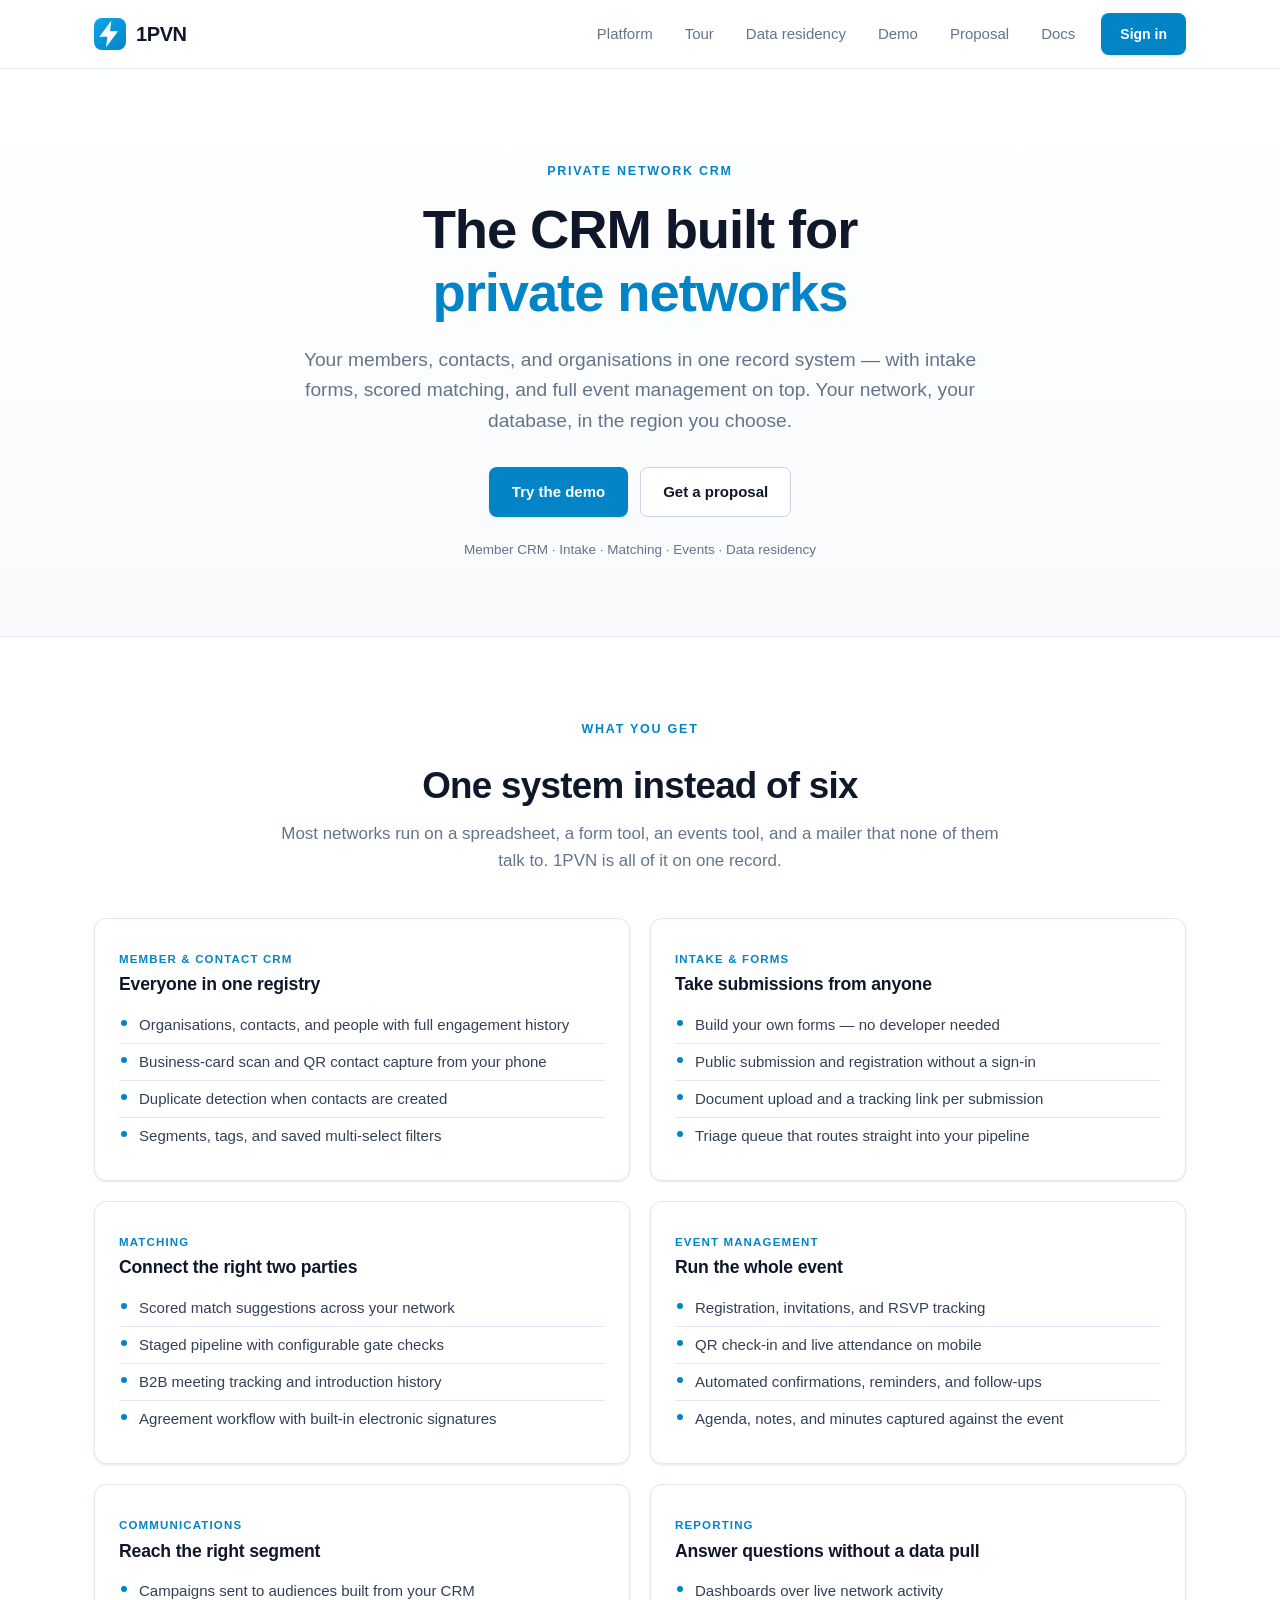
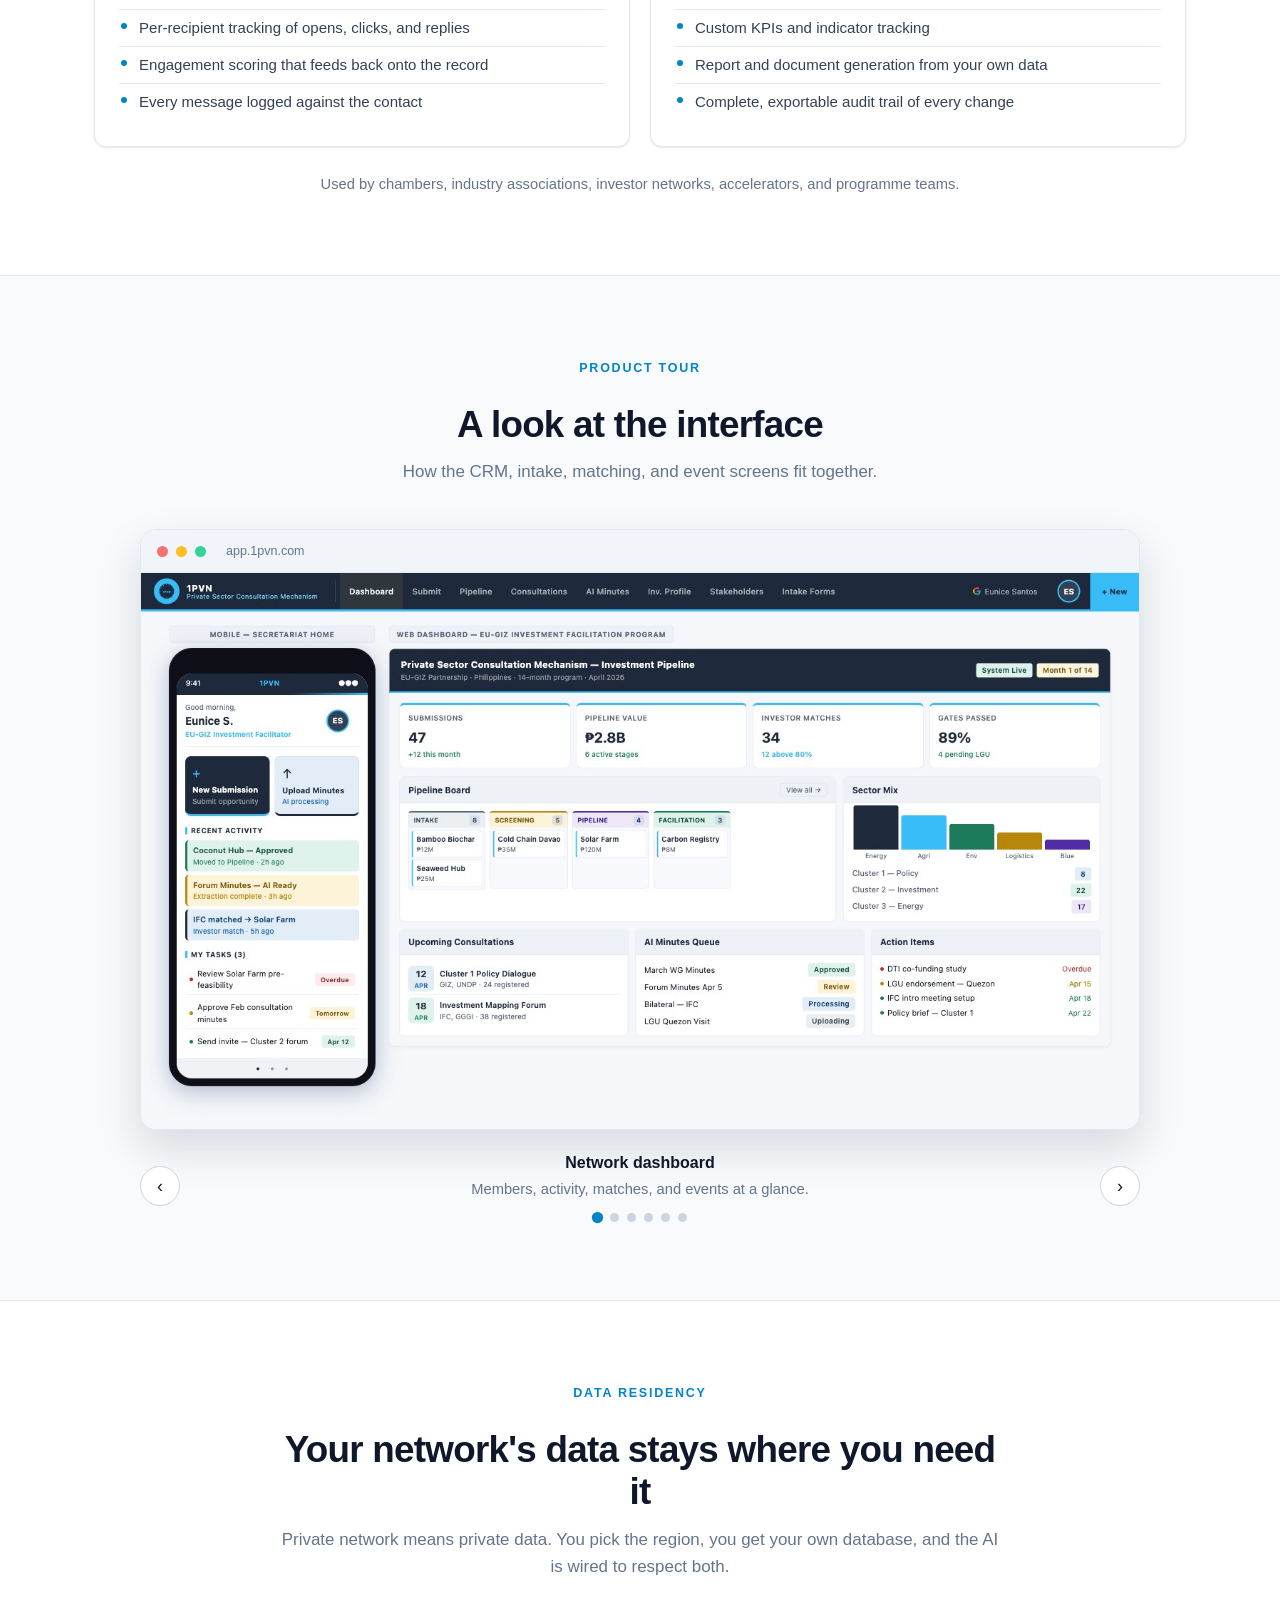
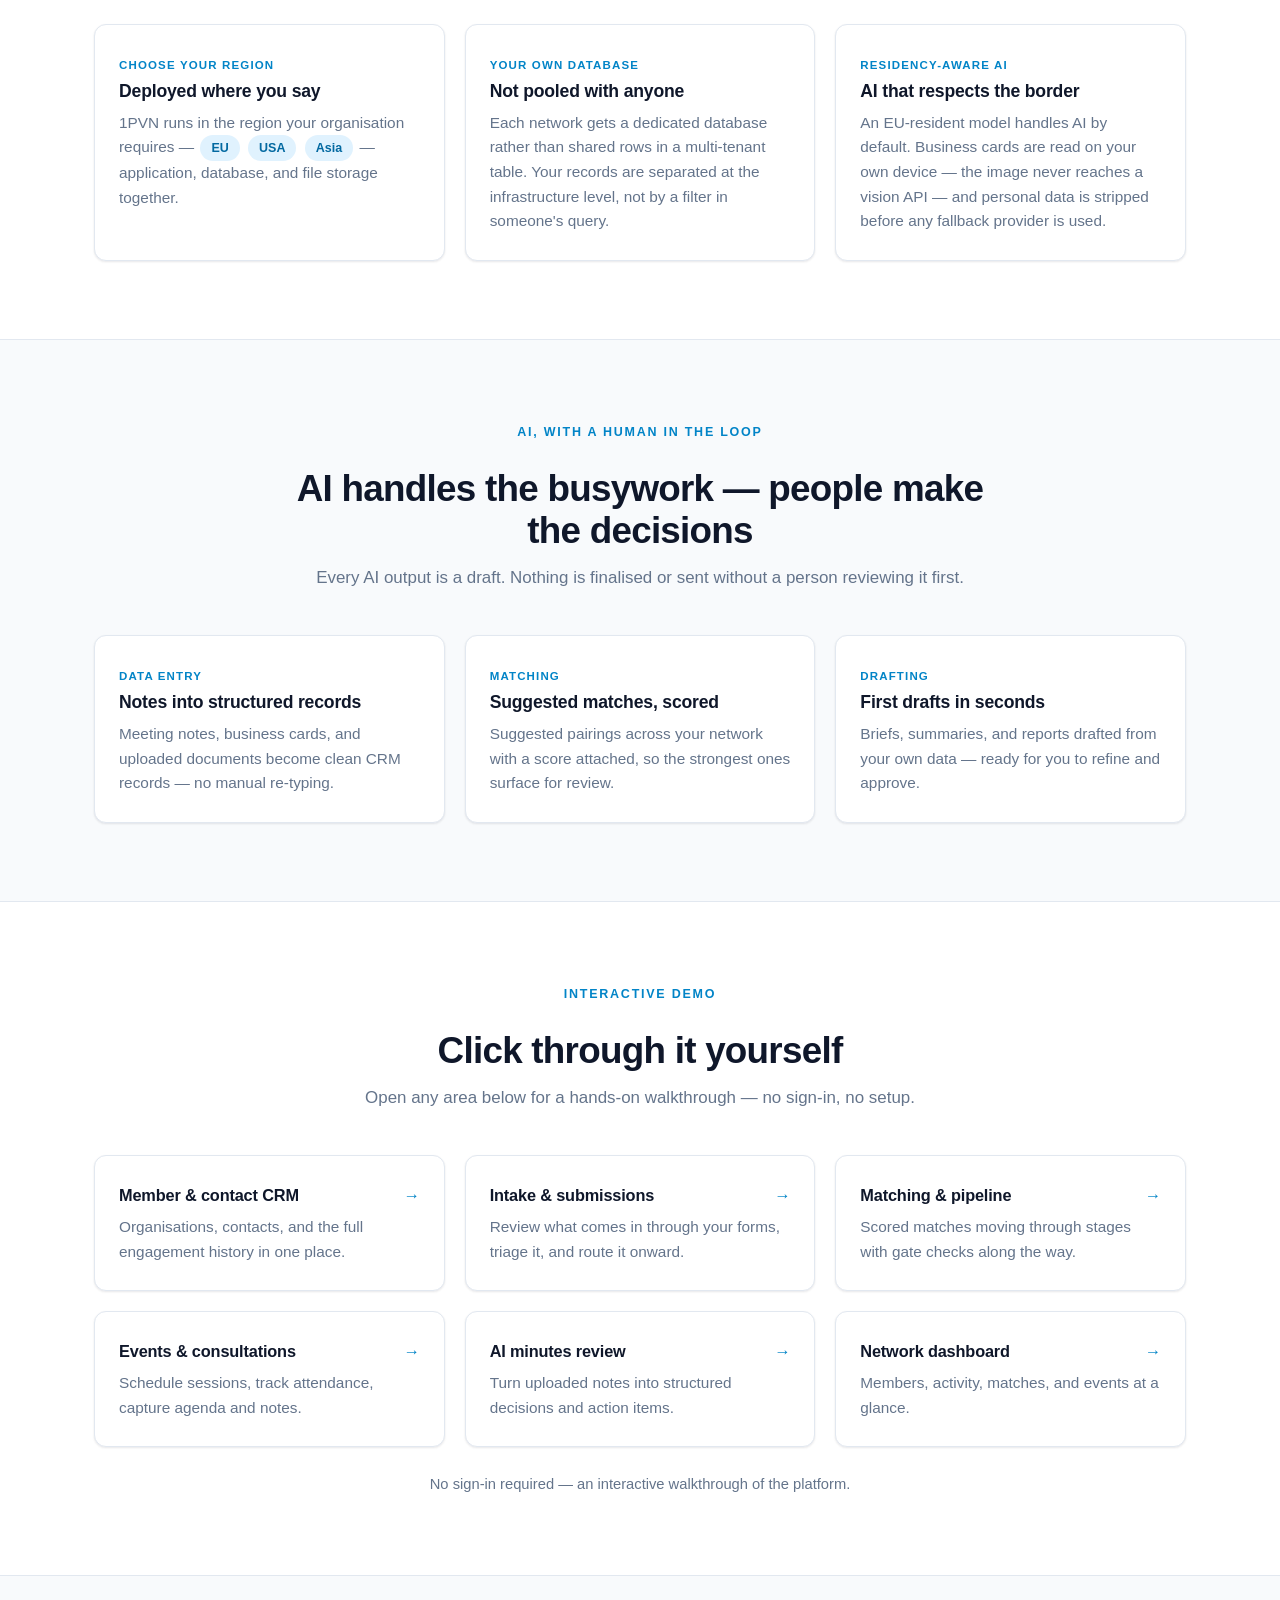
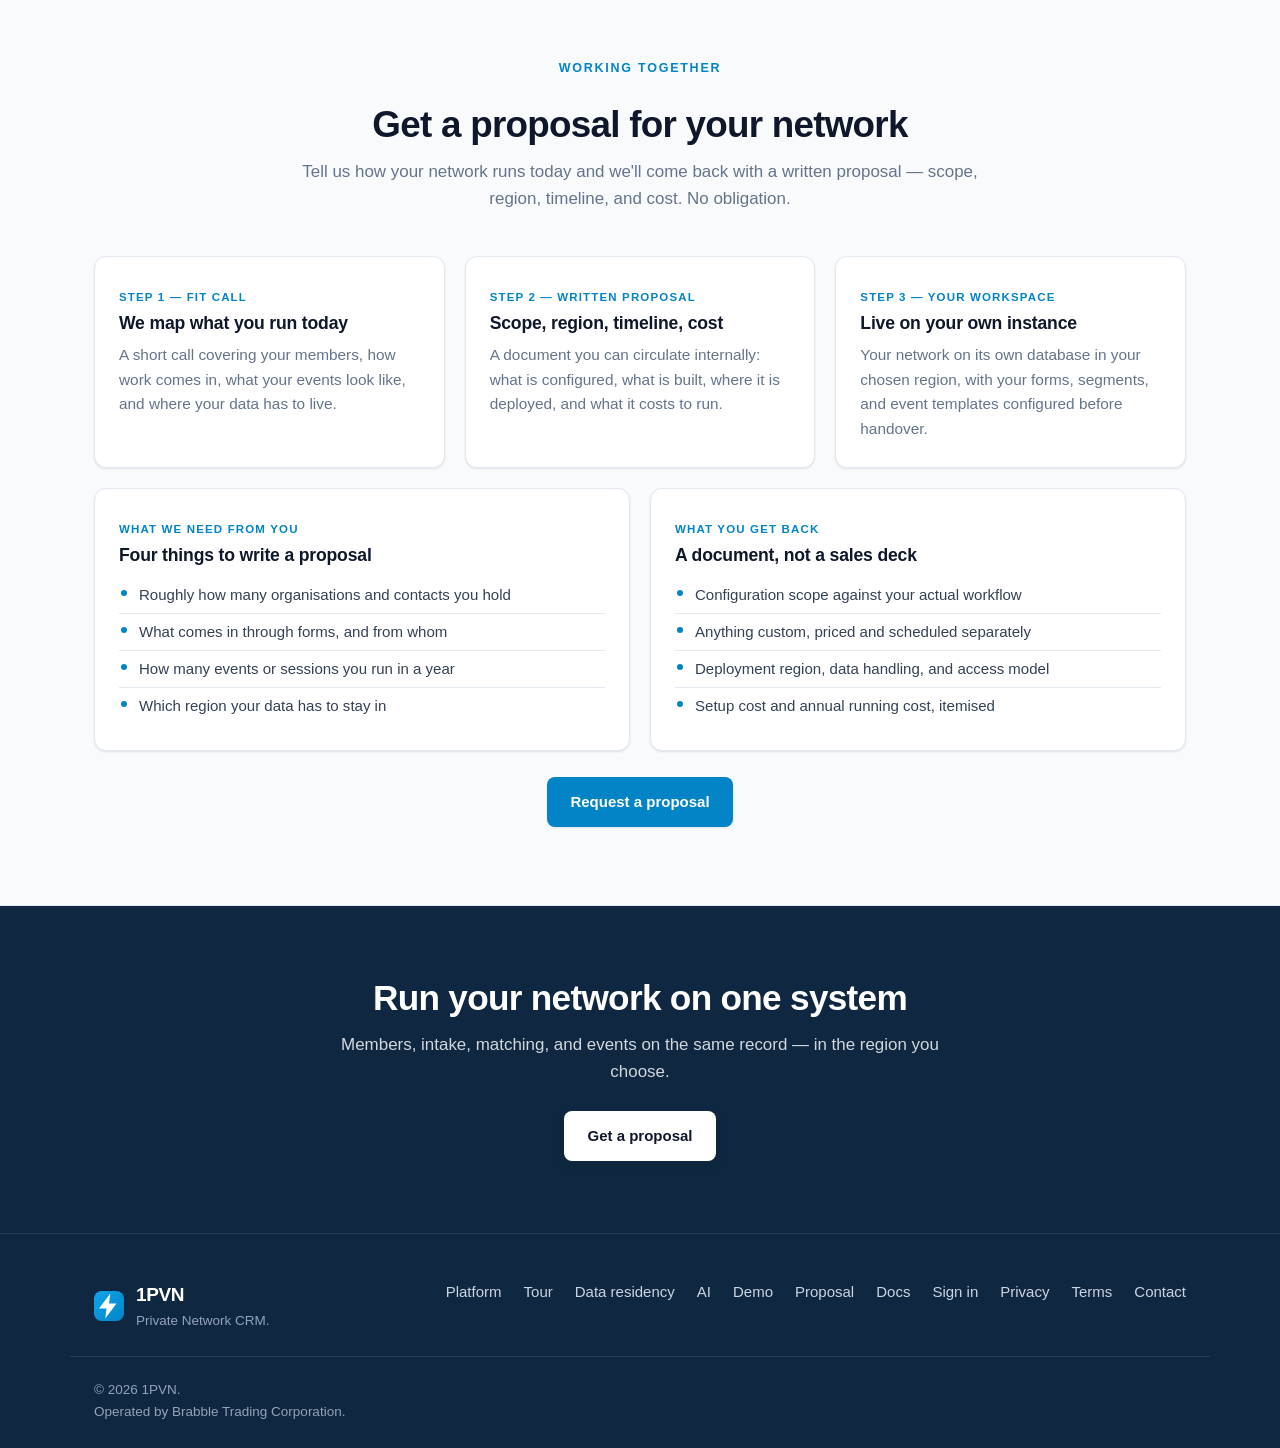
<file: index.html>
<!DOCTYPE html>
<html lang="en">
<head>
  <meta charset="UTF-8" />
  <meta name="viewport" content="width=device-width, initial-scale=1.0" />
  <title>1PVN — Private Network CRM</title>
  <meta name="description" content="1PVN is a CRM for private networks — member and contact records, intake forms, scored matching, and full event management in one system, deployed in the region you choose." />
  <link rel="icon" type="image/svg+xml" href="favicon.svg" />
  <link rel="stylesheet" href="styles.css" />
</head>
<body>
  <a class="skip-link" href="#main">Skip to content</a>

  <!-- ===== Header ===== -->
  <header class="site-header" id="top">
    <div class="container header-inner">
      <a class="brand" href="#top" aria-label="1PVN home">
        <span class="brand-mark" aria-hidden="true">
          <svg viewBox="0 0 24 24" width="32" height="32" role="img">
            <defs>
              <linearGradient id="boltGrad" x1="0" y1="0" x2="1" y2="1">
                <stop offset="0%" stop-color="#0ea5e9"/>
                <stop offset="100%" stop-color="#0284c7"/>
              </linearGradient>
            </defs>
            <rect x="0" y="0" width="24" height="24" rx="6" fill="url(#boltGrad)"/>
            <path d="M13 2 L4 14 h6 l-1 8 9 -12 h-6 z" fill="#ffffff"/>
          </svg>
        </span>
        <span class="brand-name">1PVN</span>
      </a>

      <nav class="site-nav" aria-label="Primary">
        <a href="#platform">Platform</a>
        <a href="#tour">Tour</a>
        <a href="#residency">Data residency</a>
        <a href="#demo">Demo</a>
        <a href="#proposal">Proposal</a>
        <a href="https://app.1pvn.com/docs">Docs</a>
      </nav>

      <a class="btn btn-primary btn-sm" href="https://app.1pvn.com">Sign in</a>
    </div>
  </header>

  <main id="main">

    <!-- ===== Hero ===== -->
    <section class="hero">
      <div class="container hero-inner">
        <p class="eyebrow">Private Network CRM</p>
        <h1>The CRM built for<br><span class="grad-text">private networks</span></h1>
        <p class="lead">
          Your members, contacts, and organisations in one record system — with
          intake forms, scored matching, and full event management on top. Your
          network, your database, in the region you choose.
        </p>
        <div class="hero-cta">
          <a class="btn btn-primary" href="#demo">Try the demo</a>
          <a class="btn btn-ghost" href="#proposal">Get a proposal</a>
        </div>
        <p class="hero-note">Member CRM · Intake · Matching · Events · Data residency</p>
      </div>
    </section>

    <!-- ===== Capabilities ===== -->
    <section class="section" id="platform">
      <div class="container">
        <div class="section-head">
          <p class="eyebrow">What you get</p>
          <h2>One system instead of six</h2>
          <p class="section-sub">
            Most networks run on a spreadsheet, a form tool, an events tool, and a
            mailer that none of them talk to. 1PVN is all of it on one record.
          </p>
        </div>

        <div class="card-grid">
          <article class="feature-card">
            <span class="feature-kicker">Member &amp; contact CRM</span>
            <h3>Everyone in one registry</h3>
            <ul>
              <li>Organisations, contacts, and people with full engagement history</li>
              <li>Business-card scan and QR contact capture from your phone</li>
              <li>Duplicate detection when contacts are created</li>
              <li>Segments, tags, and saved multi-select filters</li>
            </ul>
          </article>

          <article class="feature-card">
            <span class="feature-kicker">Intake &amp; forms</span>
            <h3>Take submissions from anyone</h3>
            <ul>
              <li>Build your own forms — no developer needed</li>
              <li>Public submission and registration without a sign-in</li>
              <li>Document upload and a tracking link per submission</li>
              <li>Triage queue that routes straight into your pipeline</li>
            </ul>
          </article>

          <article class="feature-card">
            <span class="feature-kicker">Matching</span>
            <h3>Connect the right two parties</h3>
            <ul>
              <li>Scored match suggestions across your network</li>
              <li>Staged pipeline with configurable gate checks</li>
              <li>B2B meeting tracking and introduction history</li>
              <li>Agreement workflow with built-in electronic signatures</li>
            </ul>
          </article>

          <article class="feature-card">
            <span class="feature-kicker">Event management</span>
            <h3>Run the whole event</h3>
            <ul>
              <li>Registration, invitations, and RSVP tracking</li>
              <li>QR check-in and live attendance on mobile</li>
              <li>Automated confirmations, reminders, and follow-ups</li>
              <li>Agenda, notes, and minutes captured against the event</li>
            </ul>
          </article>

          <article class="feature-card">
            <span class="feature-kicker">Communications</span>
            <h3>Reach the right segment</h3>
            <ul>
              <li>Campaigns sent to audiences built from your CRM</li>
              <li>Per-recipient tracking of opens, clicks, and replies</li>
              <li>Engagement scoring that feeds back onto the record</li>
              <li>Every message logged against the contact</li>
            </ul>
          </article>

          <article class="feature-card">
            <span class="feature-kicker">Reporting</span>
            <h3>Answer questions without a data pull</h3>
            <ul>
              <li>Dashboards over live network activity</li>
              <li>Custom KPIs and indicator tracking</li>
              <li>Report and document generation from your own data</li>
              <li>Complete, exportable audit trail of every change</li>
            </ul>
          </article>
        </div>

        <p class="demo-note">
          Used by chambers, industry associations, investor networks, accelerators,
          and programme teams.
        </p>
      </div>
    </section>

    <!-- ===== Product tour (real screenshots) ===== -->
    <section class="section section-tint" id="tour">
      <div class="container">
        <div class="section-head">
          <p class="eyebrow">Product tour</p>
          <h2>A look at the interface</h2>
          <p class="section-sub">
            How the CRM, intake, matching, and event screens fit together.
          </p>
        </div>

        <div class="tour-window" id="tourWindow">
          <div class="tour-bar" aria-hidden="true">
            <span class="dot"></span><span class="dot"></span><span class="dot"></span>
            <span class="tour-url">app.1pvn.com</span>
          </div>
          <div class="tour-stage" aria-label="Screenshots of the 1PVN platform" role="group">
            <div class="tour-slide on" data-title="Network dashboard" data-sub="Members, activity, matches, and events at a glance.">
              <img src="assets/tour/tour-dash.jpeg" width="1400" height="780" alt="1PVN dashboard showing submissions, pipeline value, matches, and a board view." />
            </div>
            <div class="tour-slide" data-title="Member &amp; contact CRM" data-sub="Organisations, contacts, and the full engagement history.">
              <img src="assets/tour/tour-stak.jpeg" width="1400" height="780" loading="lazy" alt="1PVN contact registry listing organisations, a type breakdown, and business-card capture." />
            </div>
            <div class="tour-slide" data-title="Intake &amp; submissions" data-sub="Form submissions triaged and routed into the pipeline.">
              <img src="assets/tour/tour-sub.jpeg" width="1400" height="780" loading="lazy" alt="1PVN submission queue with a submission-to-pipeline flow and review actions." />
            </div>
            <div class="tour-slide" data-title="Matching &amp; pipeline" data-sub="Scored matches and staged progress with gate checks.">
              <img src="assets/tour/tour-pipe.jpeg" width="1400" height="780" loading="lazy" alt="1PVN pipeline table with scoring, gate checks, and the matching algorithm." />
            </div>
            <div class="tour-slide" data-title="Events &amp; consultations" data-sub="Agenda, attendance, and captured insights per session.">
              <img src="assets/tour/tour-cons.jpeg" width="1400" height="780" loading="lazy" alt="1PVN event manager with agenda, participants, and extracted key insights." />
            </div>
            <div class="tour-slide" data-title="AI minutes review" data-sub="Notes turned into structured decisions and action items.">
              <img src="assets/tour/tour-min.jpeg" width="1400" height="780" loading="lazy" alt="1PVN AI minutes review showing the original document beside AI-extracted decisions and actions." />
            </div>
          </div>
        </div>

        <div class="tour-controls">
          <button class="tour-arrow" id="tourPrev" type="button" aria-label="Previous screen">‹</button>
          <div class="tour-meta">
            <div class="tour-caption">
              <strong id="tourCapTitle">Network dashboard</strong>
              <span id="tourCapSub">Members, activity, matches, and events at a glance.</span>
            </div>
            <div class="tour-dots" role="tablist" aria-label="Choose a screen">
              <button class="tour-dot on" type="button" aria-label="Dashboard"></button>
              <button class="tour-dot" type="button" aria-label="CRM"></button>
              <button class="tour-dot" type="button" aria-label="Intake"></button>
              <button class="tour-dot" type="button" aria-label="Matching"></button>
              <button class="tour-dot" type="button" aria-label="Events"></button>
              <button class="tour-dot" type="button" aria-label="AI minutes"></button>
            </div>
          </div>
          <button class="tour-arrow" id="tourNext" type="button" aria-label="Next screen">›</button>
        </div>
      </div>
    </section>

    <!-- ===== Data residency ===== -->
    <section class="section" id="residency">
      <div class="container">
        <div class="section-head">
          <p class="eyebrow">Data residency</p>
          <h2>Your network's data stays where you need it</h2>
          <p class="section-sub">
            Private network means private data. You pick the region, you get your
            own database, and the AI is wired to respect both.
          </p>
        </div>

        <div class="card-grid cols-3">
          <article class="feature-card">
            <span class="feature-kicker">Choose your region</span>
            <h3>Deployed where you say</h3>
            <p>
              1PVN runs in the region your organisation requires —
              <span class="region-pill">EU</span>
              <span class="region-pill">USA</span>
              <span class="region-pill">Asia</span>
              — application, database, and file storage together.
            </p>
          </article>

          <article class="feature-card">
            <span class="feature-kicker">Your own database</span>
            <h3>Not pooled with anyone</h3>
            <p>
              Each network gets a dedicated database rather than shared rows in a
              multi-tenant table. Your records are separated at the infrastructure
              level, not by a filter in someone's query.
            </p>
          </article>

          <article class="feature-card">
            <span class="feature-kicker">Residency-aware AI</span>
            <h3>AI that respects the border</h3>
            <p>
              An EU-resident model handles AI by default. Business cards are read
              on your own device — the image never reaches a vision API — and
              personal data is stripped before any fallback provider is used.
            </p>
          </article>
        </div>
      </div>
    </section>

    <!-- ===== AI ===== -->
    <section class="section section-tint" id="ai">
      <div class="container">
        <div class="section-head">
          <p class="eyebrow">AI, with a human in the loop</p>
          <h2>AI handles the busywork — people make the decisions</h2>
          <p class="section-sub">
            Every AI output is a draft. Nothing is finalised or sent without a
            person reviewing it first.
          </p>
        </div>

        <div class="card-grid cols-3">
          <article class="feature-card">
            <span class="feature-kicker">Data entry</span>
            <h3>Notes into structured records</h3>
            <p>Meeting notes, business cards, and uploaded documents become clean CRM records — no manual re-typing.</p>
          </article>
          <article class="feature-card">
            <span class="feature-kicker">Matching</span>
            <h3>Suggested matches, scored</h3>
            <p>Suggested pairings across your network with a score attached, so the strongest ones surface for review.</p>
          </article>
          <article class="feature-card">
            <span class="feature-kicker">Drafting</span>
            <h3>First drafts in seconds</h3>
            <p>Briefs, summaries, and reports drafted from your own data — ready for you to refine and approve.</p>
          </article>
        </div>
      </div>
    </section>

    <!-- ===== Demo Version ===== -->
    <section class="section" id="demo">
      <div class="container">
        <div class="section-head">
          <p class="eyebrow">Interactive demo</p>
          <h2>Click through it yourself</h2>
          <p class="section-sub">
            Open any area below for a hands-on walkthrough — no sign-in, no setup.
          </p>
        </div>

        <div class="card-grid cols-3 demo-grid">
          <a class="feature-card demo-card" href="demo.html#stak" target="_blank" rel="noopener">
            <h3>Member &amp; contact CRM <span class="demo-arrow" aria-hidden="true">→</span></h3>
            <p>Organisations, contacts, and the full engagement history in one place.</p>
          </a>
          <a class="feature-card demo-card" href="demo.html#sub" target="_blank" rel="noopener">
            <h3>Intake &amp; submissions <span class="demo-arrow" aria-hidden="true">→</span></h3>
            <p>Review what comes in through your forms, triage it, and route it onward.</p>
          </a>
          <a class="feature-card demo-card" href="demo.html#pipe" target="_blank" rel="noopener">
            <h3>Matching &amp; pipeline <span class="demo-arrow" aria-hidden="true">→</span></h3>
            <p>Scored matches moving through stages with gate checks along the way.</p>
          </a>
          <a class="feature-card demo-card" href="demo.html#cons" target="_blank" rel="noopener">
            <h3>Events &amp; consultations <span class="demo-arrow" aria-hidden="true">→</span></h3>
            <p>Schedule sessions, track attendance, capture agenda and notes.</p>
          </a>
          <a class="feature-card demo-card" href="demo.html#min" target="_blank" rel="noopener">
            <h3>AI minutes review <span class="demo-arrow" aria-hidden="true">→</span></h3>
            <p>Turn uploaded notes into structured decisions and action items.</p>
          </a>
          <a class="feature-card demo-card" href="demo.html#dash" target="_blank" rel="noopener">
            <h3>Network dashboard <span class="demo-arrow" aria-hidden="true">→</span></h3>
            <p>Members, activity, matches, and events at a glance.</p>
          </a>
        </div>

        <p class="demo-note">No sign-in required — an interactive walkthrough of the platform.</p>
      </div>
    </section>

    <!-- ===== Proposal ===== -->
    <section class="section section-tint" id="proposal">
      <div class="container">
        <div class="section-head">
          <p class="eyebrow">Working together</p>
          <h2>Get a proposal for your network</h2>
          <p class="section-sub">
            Tell us how your network runs today and we'll come back with a written
            proposal — scope, region, timeline, and cost. No obligation.
          </p>
        </div>

        <div class="card-grid cols-3">
          <article class="feature-card">
            <span class="feature-kicker">Step 1 — Fit call</span>
            <h3>We map what you run today</h3>
            <p>
              A short call covering your members, how work comes in, what your
              events look like, and where your data has to live.
            </p>
          </article>
          <article class="feature-card">
            <span class="feature-kicker">Step 2 — Written proposal</span>
            <h3>Scope, region, timeline, cost</h3>
            <p>
              A document you can circulate internally: what is configured, what
              is built, where it is deployed, and what it costs to run.
            </p>
          </article>
          <article class="feature-card">
            <span class="feature-kicker">Step 3 — Your workspace</span>
            <h3>Live on your own instance</h3>
            <p>
              Your network on its own database in your chosen region, with your
              forms, segments, and event templates configured before handover.
            </p>
          </article>
        </div>

        <div class="card-grid" style="margin-top:20px">
          <article class="feature-card">
            <span class="feature-kicker">What we need from you</span>
            <h3>Four things to write a proposal</h3>
            <ul>
              <li>Roughly how many organisations and contacts you hold</li>
              <li>What comes in through forms, and from whom</li>
              <li>How many events or sessions you run in a year</li>
              <li>Which region your data has to stay in</li>
            </ul>
          </article>
          <article class="feature-card">
            <span class="feature-kicker">What you get back</span>
            <h3>A document, not a sales deck</h3>
            <ul>
              <li>Configuration scope against your actual workflow</li>
              <li>Anything custom, priced and scheduled separately</li>
              <li>Deployment region, data handling, and access model</li>
              <li>Setup cost and annual running cost, itemised</li>
            </ul>
          </article>
        </div>

        <p class="demo-note">
          <a class="btn btn-primary" href="mailto:support@1pvn.com?subject=Proposal%20request%20%E2%80%94%201PVN&amp;body=Organisation%3A%0AWhat%20we%20run%20today%3A%0AApprox.%20contacts%2Forganisations%3A%0AEvents%20per%20year%3A%0ARequired%20data%20region%3A%0A">Request a proposal</a>
        </p>
      </div>
    </section>

    <!-- ===== CTA band ===== -->
    <section class="cta-band">
      <div class="container cta-inner">
        <h2>Run your network on one system</h2>
        <p>Members, intake, matching, and events on the same record — in the region you choose.</p>
        <a class="btn btn-light" href="#proposal">Get a proposal</a>
      </div>
    </section>

  </main>

  <!-- ===== Footer ===== -->
  <footer class="site-footer">
    <div class="container footer-inner">
      <div class="footer-brand">
        <span class="brand-mark" aria-hidden="true">
          <svg viewBox="0 0 24 24" width="30" height="30" role="img">
            <rect x="0" y="0" width="24" height="24" rx="6" fill="url(#boltGrad)"/>
            <path d="M13 2 L4 14 h6 l-1 8 9 -12 h-6 z" fill="#ffffff"/>
          </svg>
        </span>
        <div>
          <p class="brand-name">1PVN</p>
          <p class="footer-tag">Private Network CRM.</p>
        </div>
      </div>
      <nav class="footer-links" aria-label="Footer">
        <a href="#platform">Platform</a>
        <a href="#tour">Tour</a>
        <a href="#residency">Data residency</a>
        <a href="#ai">AI</a>
        <a href="#demo">Demo</a>
        <a href="#proposal">Proposal</a>
        <a href="https://app.1pvn.com/docs">Docs</a>
        <a href="https://app.1pvn.com">Sign in</a>
        <a href="/privacy.html">Privacy</a>
        <a href="/terms.html">Terms</a>
        <a href="mailto:support@1pvn.com">Contact</a>
      </nav>
    </div>
    <div class="container footer-bottom">
      <p>&copy; <span id="year">2026</span> 1PVN.<br>Operated by <a href="https://brabbletc.com">Brabble Trading Corporation</a>.</p>
    </div>
  </footer>

  <script>
    document.getElementById('year').textContent = new Date().getFullYear();

    // ===== Product tour carousel =====
    (function () {
      var slides = [].slice.call(document.querySelectorAll('.tour-slide'));
      var dots = [].slice.call(document.querySelectorAll('.tour-dot'));
      var capTitle = document.getElementById('tourCapTitle');
      var capSub = document.getElementById('tourCapSub');
      var win = document.getElementById('tourWindow');
      if (!slides.length) return;
      var reduce = window.matchMedia('(prefers-reduced-motion: reduce)').matches;
      var i = 0, timer = null;

      function show(n) {
        i = (n + slides.length) % slides.length;
        slides.forEach(function (s, x) { s.classList.toggle('on', x === i); });
        dots.forEach(function (d, x) { d.classList.toggle('on', x === i); });
        var s = slides[i];
        capTitle.textContent = s.getAttribute('data-title');
        capSub.textContent = s.getAttribute('data-sub');
      }
      function start() { if (reduce) return; stop(); timer = setInterval(function () { show(i + 1); }, 4500); }
      function stop() { if (timer) { clearInterval(timer); timer = null; } }

      dots.forEach(function (d, x) { d.addEventListener('click', function () { show(x); start(); }); });
      document.getElementById('tourNext').addEventListener('click', function () { show(i + 1); start(); });
      document.getElementById('tourPrev').addEventListener('click', function () { show(i - 1); start(); });
      win.addEventListener('mouseenter', stop);
      win.addEventListener('mouseleave', start);

      show(0);
      start();
    })();
  </script>
</body>
</html>
</file>
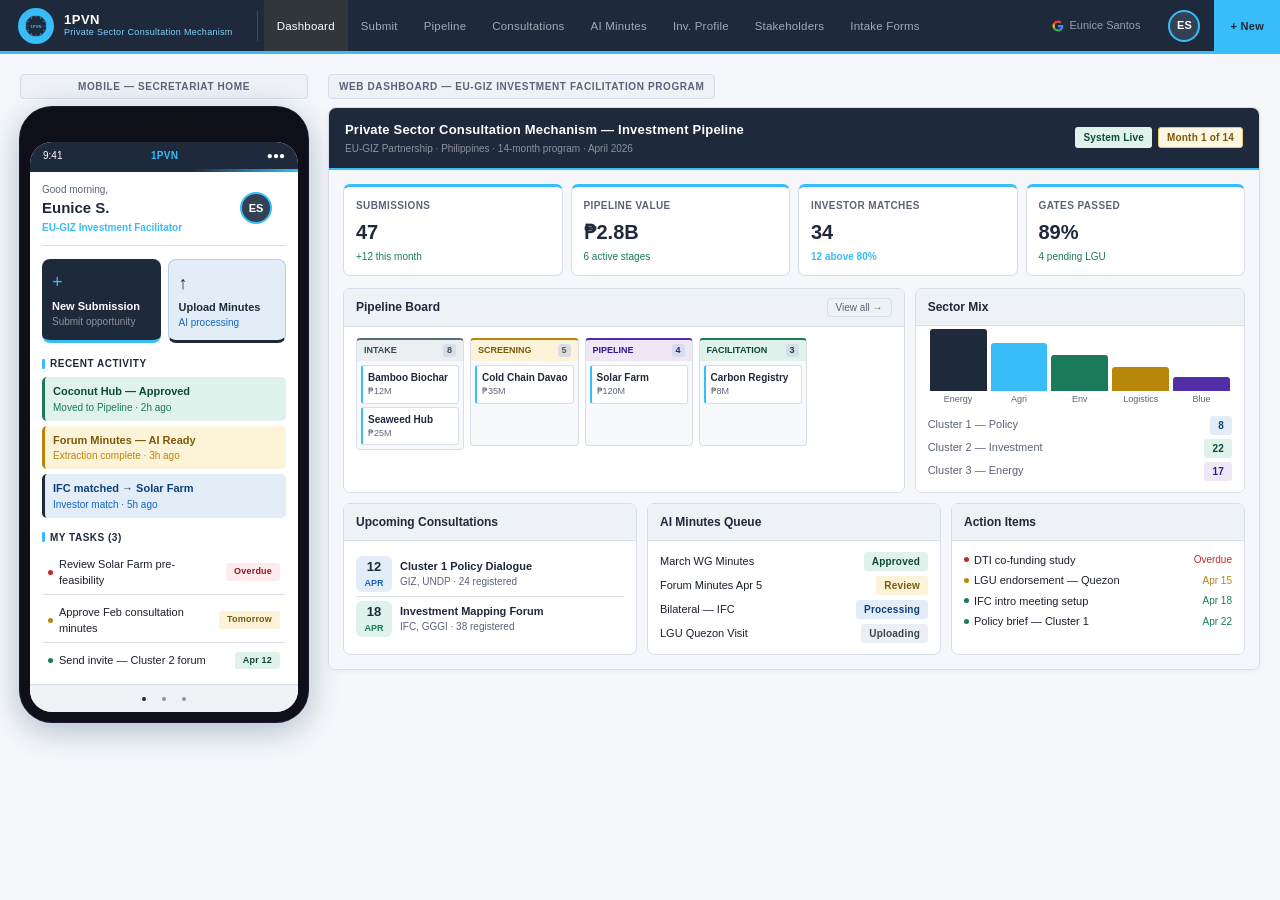
<file: demo.html>
<!DOCTYPE html>
<html lang="en">
<head>
<meta charset="UTF-8">
<meta name="viewport" content="width=device-width, initial-scale=1.0">
<title>Private Sector Consultation Mechanism — Investment Pipeline Platform</title>
</head>
<body>
<style>
*{box-sizing:border-box;margin:0;padding:0}
:root{
  --navy:#1e293b;
  --navy2:#334155;
  --gold:#38bdf8;
  --gold2:#7dd3fc;
  --blue:#1565C0;
  --bll:#E3EDF8;
  --blt:#0D3F7A;
  --teal:#1B7A5A;
  --tll:#E0F2EC;
  --tlt:#0D4A35;
  --amber:#B8860B;
  --aml:#FDF3D9;
  --amt:#7A5A08;
  --green:#2E7D32;
  --gnl:#E8F5E9;
  --gnt:#1B5E20;
  --red:#C62828;
  --rdl:#FFEBEE;
  --rdt:#8B1A1A;
  --gray:#546E7A;
  --gyl:#ECEFF1;
  --gyt:#37474F;
  --purple:#512DA8;
  --pul:#EDE7F6;
  --put:#311B92;
  --surf:#FFFFFF;
  --bg:#F5F7FA;
  --bg2:#EEF1F6;
  --bdr:#D8DEE9;
  --bdr2:#C0C8D8;
  --txt:#1A1F2E;
  --mut:#5A6478;
  --sub:#8A95A8;
}

body{font-family:'Segoe UI',-apple-system,BlinkMacSystemFont,sans-serif;background:var(--bg);color:var(--txt);font-size:13px;line-height:1.5;min-height:100vh}

/* ── TOP NAV ── */
.topbar{background:var(--navy);border-bottom:3px solid var(--gold);display:flex;align-items:center;padding:0 0 0 18px;height:54px;gap:0;position:sticky;top:0;z-index:100}
.eccp-logo{display:flex;align-items:center;gap:10px;margin-right:18px;text-decoration:none;flex-shrink:0}
.eccp-seal{width:36px;height:36px;border-radius:50%;background:var(--gold);display:flex;align-items:center;justify-content:center;flex-shrink:0;position:relative}
.eccp-seal svg{width:24px;height:24px}
.eccp-wordmark{display:flex;flex-direction:column;line-height:1.1}
.eccp-name{color:#fff;font-size:13px;font-weight:700;letter-spacing:0.5px}
.eccp-tagline{color:var(--gold2);font-size:9px;letter-spacing:0.3px;font-weight:400}
.nav-divider{width:1px;height:30px;background:rgba(255,255,255,0.15);margin:0 6px;flex-shrink:0}
.ntab{padding:0 13px;height:54px;border:none;background:transparent;color:rgba(255,255,255,0.6);font-size:11.5px;cursor:pointer;font-family:inherit;font-weight:500;letter-spacing:0.2px;border-bottom:3px solid transparent;margin-bottom:-3px;transition:all 0.15s;white-space:nowrap;flex-shrink:0}
.ntab:hover{color:#fff;background:rgba(255,255,255,0.07)}
.ntab.on{color:#fff;border-bottom-color:var(--gold);background:rgba(200,168,75,0.1)}
.nright{margin-left:auto;display:flex;align-items:center;gap:0;flex-shrink:0}
.nright-btn{padding:0 14px;height:54px;border:none;background:transparent;color:rgba(255,255,255,0.55);font-size:11px;cursor:pointer;font-family:inherit}
.nright-btn:hover{color:#fff}
.nav-cta{background:var(--gold);color:var(--navy);font-size:11px;font-weight:700;padding:0 16px;height:54px;border:none;cursor:pointer;font-family:inherit;letter-spacing:0.3px}
.nav-cta:hover{background:var(--gold2)}
.ava{width:32px;height:32px;border-radius:50%;background:var(--navy2);border:2px solid var(--gold);color:#fff;display:flex;align-items:center;justify-content:center;font-size:11px;font-weight:700;margin:0 14px}

/* ── SCREENS ── */
.screen{display:none;padding:20px;max-width:1360px;margin:0 auto}
.screen.on{display:block}

/* ── DUAL LAYOUT ── */
.dual{display:grid;grid-template-columns:288px 1fr;gap:20px;align-items:start}
.plbl{font-size:10px;font-weight:700;color:var(--mut);text-transform:uppercase;letter-spacing:0.06em;margin-bottom:8px;text-align:center;padding:4px 10px;background:var(--bg2);border-radius:4px;border:0.5px solid var(--bdr)}
.wlbl{font-size:10px;font-weight:700;color:var(--mut);text-transform:uppercase;letter-spacing:0.06em;margin-bottom:8px;padding:4px 10px;background:var(--bg2);border-radius:4px;border:0.5px solid var(--bdr);display:inline-block}

/* ── PHONE FRAME ── */
.pwrap{background:#0f0f1a;border-radius:32px;padding:10px;box-shadow:0 0 0 1px #1a1a30,0 8px 32px rgba(0,43,92,0.3)}
.pnotch{width:80px;height:18px;background:#0f0f1a;border-radius:0 0 12px 12px;margin:0 auto 7px;position:relative}
.pnotch::after{content:'';width:44px;height:3px;background:#111;border-radius:2px;position:absolute;top:8px;left:18px}
.pscreen{background:#fff;border-radius:22px;overflow:hidden;min-height:560px;display:flex;flex-direction:column}
.pbar{background:var(--navy);color:#fff;padding:6px 13px;font-size:10px;display:flex;justify-content:space-between;align-items:center}
.pbar-logo{color:var(--gold);font-weight:700;font-size:10px;letter-spacing:0.3px}
.phome{background:#F0F2F5;height:28px;display:flex;align-items:center;justify-content:center;gap:16px;border-top:0.5px solid var(--bdr);margin-top:auto}
.hdot{width:4px;height:4px;border-radius:50%;background:var(--sub)}

/* ── MOBILE CONTENT ── */
.ms{padding:10px 12px;overflow-y:auto;flex:1}
.mt2{font-size:14px;font-weight:700;margin-bottom:2px;color:var(--navy)}
.msb{font-size:11px;color:var(--mut);margin-bottom:11px}
.ml{font-size:10px;font-weight:700;color:var(--mut);margin-bottom:3px;text-transform:uppercase;letter-spacing:0.04em}
.mi{width:100%;border:0.5px solid var(--bdr);border-radius:6px;padding:8px 10px;font-size:12px;font-family:inherit;background:#fff;color:var(--txt);margin-bottom:8px;outline:none}
.mi:focus{border-color:var(--navy)}
.msel{width:100%;border:0.5px solid var(--bdr);border-radius:6px;padding:8px 10px;font-size:12px;font-family:inherit;background:#fff;color:var(--txt);margin-bottom:8px;outline:none;appearance:none}
.mbtn{width:100%;padding:11px;border-radius:7px;font-size:12px;font-weight:700;font-family:inherit;cursor:pointer;border:none;margin-top:3px}
.mbp{background:var(--navy);color:#fff}
.mbp:hover{background:var(--navy2)}
.mbs{background:var(--bll);color:var(--blt);border:0.5px solid #B5CFE8}
.steps{display:flex;gap:3px;padding:8px 12px 0}
.step{flex:1;height:3px;border-radius:2px}
.done{background:var(--gold)}
.act{background:var(--navy)}
.off{background:var(--bdr)}

/* ── BADGES ── */
.bx{display:inline-flex;align-items:center;padding:2px 8px;border-radius:3px;font-size:10px;font-weight:600;white-space:nowrap;letter-spacing:0.2px}
.bb{background:var(--bll);color:var(--blt)}
.bt{background:var(--tll);color:var(--tlt)}
.ba{background:var(--aml);color:var(--amt)}
.br{background:var(--rdl);color:var(--rdt)}
.bg{background:var(--gnl);color:var(--gnt)}
.bgr{background:var(--gyl);color:var(--gyt)}
.bp{background:var(--pul);color:var(--put)}
.bgold{background:#FDF6E3;color:#7A5A08;border:0.5px solid #E8C96A}

/* ── PANEL (web side) ── */
.panel{background:var(--surf);border:0.5px solid var(--bdr);border-radius:8px;overflow:hidden;box-shadow:0 1px 4px rgba(0,43,92,0.06)}
.ptop{background:var(--navy);padding:12px 16px;display:flex;align-items:center;justify-content:space-between;border-bottom:2px solid var(--gold)}
.ptit{color:#fff;font-size:13px;font-weight:700;letter-spacing:0.2px}
.psub{color:rgba(255,255,255,0.5);font-size:10px;margin-top:1px}
.pbody{padding:14px;background:var(--bg)}

/* ── KPI ROW ── */
.krow{display:grid;grid-template-columns:repeat(4,minmax(0,1fr));gap:8px;margin-bottom:12px}
.kcard{background:var(--surf);border:0.5px solid var(--bdr);border-radius:7px;padding:11px 12px;border-top:3px solid var(--gold)}
.klbl{font-size:10px;color:var(--mut);margin-bottom:4px;text-transform:uppercase;letter-spacing:0.04em;font-weight:600}
.kval{font-size:20px;font-weight:700;color:var(--navy)}
.kdelta{font-size:10px;color:var(--teal);margin-top:2px;font-weight:500}

/* ── CARDS ── */
.card{background:var(--surf);border:0.5px solid var(--bdr);border-radius:7px;overflow:hidden}
.ch{padding:9px 12px;border-bottom:0.5px solid var(--bdr);font-size:12px;font-weight:700;display:flex;align-items:center;justify-content:space-between;background:var(--bg2);color:var(--navy)}
.cb{padding:11px 12px}

/* ── TABLE ── */
.dt{width:100%;border-collapse:collapse;font-size:11px}
.dt th{padding:6px 8px;text-align:left;font-weight:700;color:var(--navy);border-bottom:1.5px solid var(--gold);font-size:10px;text-transform:uppercase;letter-spacing:0.05em;background:var(--bg2)}
.dt td{padding:6px 8px;border-bottom:0.5px solid var(--bdr);vertical-align:middle}
.dt tr:hover td{background:#F0F4FB}

/* ── BUTTONS ── */
.sbtn{padding:3px 8px;border-radius:4px;border:0.5px solid var(--bdr);background:transparent;font-size:10px;cursor:pointer;font-family:inherit;color:var(--mut)}
.sbtn:hover{background:var(--bg2)}
.pbtn{padding:3px 8px;border-radius:4px;border:0.5px solid var(--navy);background:var(--bll);color:var(--navy);font-size:10px;cursor:pointer;font-family:inherit;font-weight:600}
.tbtn{padding:3px 8px;border-radius:4px;border:0.5px solid var(--teal);background:var(--tll);color:var(--tlt);font-size:10px;cursor:pointer;font-family:inherit;font-weight:600}
.gbtn{padding:5px 12px;border-radius:4px;border:none;background:var(--gold);color:var(--navy);font-size:11px;cursor:pointer;font-family:inherit;font-weight:700}
.gbtn:hover{background:var(--gold2)}
.dbtn{padding:5px 12px;border-radius:4px;border:0.5px solid rgba(255,255,255,0.3);background:transparent;font-size:11px;cursor:pointer;font-family:inherit;color:rgba(255,255,255,0.8)}
.dbtn:hover{background:rgba(255,255,255,0.1);color:#fff}

/* ── MISC ── */
.tabs{display:flex;gap:3px;background:var(--bg2);border-radius:6px;padding:3px;margin-bottom:11px}
.tab{flex:1;padding:5px;border-radius:4px;font-size:11px;font-weight:600;text-align:center;cursor:pointer;border:none;background:transparent;font-family:inherit;color:var(--mut)}
.tab.on{background:var(--surf);color:var(--navy);border:0.5px solid var(--bdr)}
.flow{display:flex;align-items:center;padding:7px 0;margin-bottom:11px}
.fn{display:flex;flex-direction:column;align-items:center;gap:3px;flex-shrink:0}
.fc{width:30px;height:30px;border-radius:50%;display:flex;align-items:center;justify-content:center;font-size:10px;font-weight:700;border:2px solid}
.fcd{background:var(--tll);border-color:var(--teal);color:var(--tlt)}
.fca{background:#E8ECF8;border-color:var(--navy);color:var(--navy)}
.fcf{background:var(--bg2);border-color:var(--bdr);color:var(--sub)}
.flb{font-size:9px;color:var(--mut);white-space:nowrap}
.fa{width:20px;height:1px;background:var(--bdr);flex-shrink:0;margin-bottom:14px}
.pb2{height:4px;background:var(--bdr);border-radius:2px;overflow:hidden;margin:5px 0}
.pbf{height:100%;border-radius:2px;background:var(--teal)}
.dot{width:5px;height:5px;border-radius:50%;background:var(--blue);display:inline-block}
.aibox{background:var(--bll);border-radius:6px;padding:9px;margin:6px 0 8px;border-left:3px solid var(--navy)}
.ail{font-size:9px;font-weight:700;color:var(--navy);margin-bottom:3px;text-transform:uppercase;letter-spacing:0.05em}
.ait{font-size:11px;color:var(--blt);line-height:1.5}
.sc2{background:var(--surf);border:0.5px solid var(--bdr);border-radius:7px;padding:9px 10px;margin-bottom:6px;cursor:pointer}
.sc2:hover{border-color:var(--navy);border-left:3px solid var(--gold)}
.sct{font-size:12px;font-weight:700;margin-bottom:4px;line-height:1.3;color:var(--navy)}
.sca{font-size:11px;color:var(--mut)}
.sbar{display:flex;align-items:center;gap:6px;margin-top:4px}
.str{flex:1;height:4px;background:var(--bdr);border-radius:2px;overflow:hidden}
.sf2{height:100%;border-radius:2px}
.cc{background:var(--surf);border:0.5px solid var(--bdr);border-radius:7px;overflow:hidden;margin-bottom:6px}
.cch{display:flex;align-items:center;gap:8px;padding:8px 10px}
.cdb{width:36px;height:36px;border-radius:6px;background:var(--bll);display:flex;flex-direction:column;align-items:center;justify-content:center;flex-shrink:0}
.cdd{font-size:13px;font-weight:700;color:var(--navy)}
.cdm{font-size:9px;color:var(--blue);font-weight:600}
.ccb{border-top:0.5px solid var(--bdr);padding:7px 10px;background:var(--bg)}
.sk{background:var(--surf);border:0.5px solid var(--bdr);border-radius:7px;padding:9px 10px;margin-bottom:6px;display:flex;align-items:center;gap:8px}
.skav{width:34px;height:34px;border-radius:6px;display:flex;align-items:center;justify-content:center;font-size:9px;font-weight:700;flex-shrink:0}
.arv{background:var(--surf);border:0.5px solid var(--bdr);border-radius:7px;overflow:hidden}
.arh{background:var(--navy);padding:9px 13px;display:flex;align-items:center;gap:6px;border-bottom:2px solid var(--gold)}
.arht{color:#fff;font-size:11px;font-weight:700}
.arsc{padding:8px 12px;border-bottom:0.5px solid var(--bdr)}
.arst{font-size:10px;font-weight:700;text-transform:uppercase;letter-spacing:0.05em;color:var(--navy);margin-bottom:5px}
.arit{padding:5px 7px;background:var(--bg);border-radius:4px;margin-bottom:3px;font-size:11px;display:flex;align-items:flex-start;gap:5px}
.ack{width:13px;height:13px;border-radius:3px;background:var(--tll);border:0.5px solid var(--teal);display:flex;align-items:center;justify-content:center;flex-shrink:0;margin-top:1px}
.pfl{background:var(--aml);border-radius:5px;padding:6px 9px;margin-bottom:3px;font-size:11px;border-left:3px solid var(--amber)}
.uzn{border:1.5px dashed var(--bdr2);border-radius:7px;padding:16px;text-align:center;background:var(--bg2);margin-bottom:8px}
.sbrw{display:flex;align-items:center;gap:7px;font-size:11px;margin-bottom:5px}
.sbl{width:60px;color:var(--mut)}
.strk{flex:1;height:5px;background:var(--bdr);border-radius:2px;overflow:hidden}
.sfb{height:100%;border-radius:2px}
.cbrs{display:flex;align-items:flex-end;gap:4px;height:70px;padding:0 2px}
.cbw{flex:1;display:flex;flex-direction:column;align-items:center;gap:2px}
.cbr{width:100%;border-radius:3px 3px 0 0}
.cbl{font-size:9px;color:var(--mut);text-align:center}
.ih{background:var(--navy);padding:14px;color:#fff;border-bottom:2px solid var(--gold)}
.ihn{font-size:15px;font-weight:700;margin-bottom:4px}
.ihm{font-size:11px;color:rgba(255,255,255,0.5);display:flex;gap:9px;flex-wrap:wrap}
.iha{font-size:22px;font-weight:700;color:var(--gold);margin-top:7px}
.it2{display:flex;border-bottom:0.5px solid var(--bdr);background:var(--surf)}
.itb{flex:1;padding:7px 4px;text-align:center;font-size:11px;cursor:pointer;border:none;background:transparent;font-family:inherit;color:var(--mut);font-weight:500;border-bottom:2px solid transparent}
.itb.on{color:var(--navy);border-bottom-color:var(--gold)}
.inv-hero-dash{background:var(--navy);padding:14px 16px;border-bottom:2px solid var(--gold)}
.section-head{font-size:11px;font-weight:700;text-transform:uppercase;letter-spacing:0.06em;color:var(--navy);margin-bottom:8px;padding-bottom:5px;border-bottom:2px solid var(--gold);display:flex;align-items:center;gap:6px}
.section-head::before{content:'';width:3px;height:14px;background:var(--gold);border-radius:2px;display:inline-block}

/* ECCP watermark strip */
.eccp-strip{height:3px;background:linear-gradient(to right,var(--navy) 60%,var(--gold) 100%);flex-shrink:0}

/* ── ANIMATIONS ── */
@keyframes pulse{0%,100%{opacity:0.3;transform:scale(0.8)}50%{opacity:1;transform:scale(1.2)}}
</style>

<!-- ════════════════ TOP NAV ════════════════ -->
<div class="topbar">
  <!-- ECCP Logo -->
  <a class="eccp-logo" href="#">
    <div class="eccp-seal">
      <!-- EU-style star circle SVG -->
      <svg viewBox="0 0 40 40" fill="none" xmlns="http://www.w3.org/2000/svg">
        <circle cx="20" cy="20" r="18" fill="#1e293b" stroke="#38bdf8" stroke-width="1.5"/>
        <!-- 12 EU stars arranged in circle -->
        <g fill="#38bdf8">
          <polygon points="20,5 20.6,7 22.7,7 21,8.3 21.7,10.3 20,9 18.3,10.3 19,8.3 17.3,7 19.4,7" transform="scale(0.55) translate(16.3,1)"/>
          <polygon points="20,5 20.6,7 22.7,7 21,8.3 21.7,10.3 20,9 18.3,10.3 19,8.3 17.3,7 19.4,7" transform="rotate(30 20 20) scale(0.55) translate(16.3,1)"/>
          <polygon points="20,5 20.6,7 22.7,7 21,8.3 21.7,10.3 20,9 18.3,10.3 19,8.3 17.3,7 19.4,7" transform="rotate(60 20 20) scale(0.55) translate(16.3,1)"/>
          <polygon points="20,5 20.6,7 22.7,7 21,8.3 21.7,10.3 20,9 18.3,10.3 19,8.3 17.3,7 19.4,7" transform="rotate(90 20 20) scale(0.55) translate(16.3,1)"/>
          <polygon points="20,5 20.6,7 22.7,7 21,8.3 21.7,10.3 20,9 18.3,10.3 19,8.3 17.3,7 19.4,7" transform="rotate(120 20 20) scale(0.55) translate(16.3,1)"/>
          <polygon points="20,5 20.6,7 22.7,7 21,8.3 21.7,10.3 20,9 18.3,10.3 19,8.3 17.3,7 19.4,7" transform="rotate(150 20 20) scale(0.55) translate(16.3,1)"/>
          <polygon points="20,5 20.6,7 22.7,7 21,8.3 21.7,10.3 20,9 18.3,10.3 19,8.3 17.3,7 19.4,7" transform="rotate(180 20 20) scale(0.55) translate(16.3,1)"/>
          <polygon points="20,5 20.6,7 22.7,7 21,8.3 21.7,10.3 20,9 18.3,10.3 19,8.3 17.3,7 19.4,7" transform="rotate(210 20 20) scale(0.55) translate(16.3,1)"/>
          <polygon points="20,5 20.6,7 22.7,7 21,8.3 21.7,10.3 20,9 18.3,10.3 19,8.3 17.3,7 19.4,7" transform="rotate(240 20 20) scale(0.55) translate(16.3,1)"/>
          <polygon points="20,5 20.6,7 22.7,7 21,8.3 21.7,10.3 20,9 18.3,10.3 19,8.3 17.3,7 19.4,7" transform="rotate(270 20 20) scale(0.55) translate(16.3,1)"/>
          <polygon points="20,5 20.6,7 22.7,7 21,8.3 21.7,10.3 20,9 18.3,10.3 19,8.3 17.3,7 19.4,7" transform="rotate(300 20 20) scale(0.55) translate(16.3,1)"/>
          <polygon points="20,5 20.6,7 22.7,7 21,8.3 21.7,10.3 20,9 18.3,10.3 19,8.3 17.3,7 19.4,7" transform="rotate(330 20 20) scale(0.55) translate(16.3,1)"/>
        </g>
        <text x="20" y="24" text-anchor="middle" fill="#38bdf8" font-size="7" font-weight="700" font-family="Segoe UI,sans-serif">1PVN</text>
      </svg>
    </div>
    <div class="eccp-wordmark">
      <span class="eccp-name">1PVN</span>
      <span class="eccp-tagline">Private Sector Consultation Mechanism</span>
    </div>
  </a>
  <div class="nav-divider"></div>
  <button class="ntab on"  onclick="go('dash')">Dashboard</button>
  <button class="ntab"     onclick="go('sub')">Submit</button>
  <button class="ntab"     onclick="go('pipe')">Pipeline</button>
  <button class="ntab"     onclick="go('cons')">Consultations</button>
  <button class="ntab"     onclick="go('min')">AI Minutes</button>
  <button class="ntab"     onclick="go('prof')">Inv. Profile</button>
  <button class="ntab"     onclick="go('stak')">Stakeholders</button>
  <button class="ntab"     onclick="go('forms')">Intake Forms</button>
  <div class="nright">
    <span class="nright-btn" style="display:flex;align-items:center;gap:5px"><svg width="12" height="12" viewBox="0 0 24 24" fill="none"><path d="M22.56 12.25c0-.78-.07-1.53-.2-2.25H12v4.26h5.92a5.06 5.06 0 01-2.2 3.32v2.77h3.57c2.08-1.92 3.28-4.74 3.28-8.1z" fill="#4285F4"/><path d="M12 23c2.97 0 5.46-.98 7.28-2.66l-3.57-2.77c-.98.66-2.23 1.06-3.71 1.06-2.86 0-5.29-1.93-6.16-4.53H2.18v2.84C3.99 20.53 7.7 23 12 23z" fill="#34A853"/><path d="M5.84 14.09c-.22-.66-.35-1.36-.35-2.09s.13-1.43.35-2.09V7.07H2.18A10.96 10.96 0 001 12c0 1.77.42 3.45 1.18 4.93l3.66-2.84z" fill="#FBBC05"/><path d="M12 5.38c1.62 0 3.06.56 4.21 1.64l3.15-3.15C17.45 2.09 14.97 1 12 1 7.7 1 3.99 3.47 2.18 7.07l3.66 2.84c.87-2.6 3.3-4.53 6.16-4.53z" fill="#EA4335"/></svg>Eunice Santos</span>
    <div class="ava">ES</div>
    <button class="nav-cta">+ New</button>
  </div>
</div>

<!-- ════════════════ DASHBOARD ════════════════ -->
<div class="screen on" id="dash">
<div class="dual">
<div>
<div class="plbl">Mobile — Secretariat Home</div>
<div class="pwrap"><div class="pnotch"></div><div class="pscreen">
<div class="pbar"><span>9:41</span><div class="pbar-logo">1PVN</div><span>●●●</span></div>
<div class="eccp-strip"></div>
<div class="ms">
  <div style="display:flex;align-items:center;justify-content:space-between;margin-bottom:13px;padding-bottom:10px;border-bottom:0.5px solid var(--bdr)">
    <div>
      <div style="font-size:10px;color:var(--mut)">Good morning,</div>
      <div style="font-size:15px;font-weight:700;color:var(--navy)">Eunice S.</div>
      <div style="font-size:10px;color:var(--gold);font-weight:600">EU-GIZ Investment Facilitator</div>
    </div>
    <div class="ava">ES</div>
  </div>
  <div style="display:grid;grid-template-columns:1fr 1fr;gap:7px;margin-bottom:13px">
    <div onclick="go('sub')" style="background:var(--navy);color:#fff;border-radius:8px;padding:10px;cursor:pointer;border-bottom:3px solid var(--gold)">
      <div style="font-size:18px;margin-bottom:2px;color:var(--gold)">+</div>
      <div style="font-size:11px;font-weight:700">New Submission</div>
      <div style="font-size:10px;color:rgba(255,255,255,0.5)">Submit opportunity</div>
    </div>
    <div onclick="go('min')" style="background:var(--bll);border-radius:8px;padding:10px;cursor:pointer;border:0.5px solid #B5CFE8;border-bottom:3px solid var(--navy)">
      <div style="font-size:18px;margin-bottom:2px;color:var(--navy)">↑</div>
      <div style="font-size:11px;font-weight:700;color:var(--navy)">Upload Minutes</div>
      <div style="font-size:10px;color:var(--blue)">AI processing</div>
    </div>
  </div>
  <div style="font-size:10px;font-weight:700;color:var(--navy);text-transform:uppercase;letter-spacing:0.05em;margin-bottom:6px;display:flex;align-items:center;gap:5px"><span style="width:3px;height:10px;background:var(--gold);border-radius:1px;display:inline-block"></span>Recent Activity</div>
  <div style="display:flex;flex-direction:column;gap:5px;margin-bottom:12px">
    <div style="background:var(--tll);border-radius:5px;padding:6px 8px;border-left:3px solid var(--teal)"><div style="font-size:11px;font-weight:600;color:var(--tlt)">Coconut Hub — Approved</div><div style="font-size:10px;color:var(--teal)">Moved to Pipeline · 2h ago</div></div>
    <div style="background:var(--aml);border-radius:5px;padding:6px 8px;border-left:3px solid var(--amber)"><div style="font-size:11px;font-weight:600;color:var(--amt)">Forum Minutes — AI Ready</div><div style="font-size:10px;color:var(--amber)">Extraction complete · 3h ago</div></div>
    <div style="background:var(--bll);border-radius:5px;padding:6px 8px;border-left:3px solid var(--navy)"><div style="font-size:11px;font-weight:600;color:var(--blt)">IFC matched → Solar Farm</div><div style="font-size:10px;color:var(--blue)">Investor match · 5h ago</div></div>
  </div>
  <div style="font-size:10px;font-weight:700;color:var(--navy);text-transform:uppercase;letter-spacing:0.05em;margin-bottom:6px;display:flex;align-items:center;gap:5px"><span style="width:3px;height:10px;background:var(--gold);border-radius:1px;display:inline-block"></span>My Tasks (3)</div>
  <div style="display:flex;flex-direction:column;gap:4px">
    <div style="display:flex;align-items:center;gap:6px;padding:5px 6px;border-bottom:0.5px solid var(--bdr);border-radius:4px"><div style="width:5px;height:5px;border-radius:50%;background:var(--red);flex-shrink:0"></div><div style="flex:1;font-size:11px">Review Solar Farm pre-feasibility</div><span class="bx br" style="font-size:9px">Overdue</span></div>
    <div style="display:flex;align-items:center;gap:6px;padding:5px 6px;border-bottom:0.5px solid var(--bdr);border-radius:4px"><div style="width:5px;height:5px;border-radius:50%;background:var(--amber);flex-shrink:0"></div><div style="flex:1;font-size:11px">Approve Feb consultation minutes</div><span class="bx ba" style="font-size:9px">Tomorrow</span></div>
    <div style="display:flex;align-items:center;gap:6px;padding:5px 6px;border-radius:4px"><div style="width:5px;height:5px;border-radius:50%;background:var(--teal);flex-shrink:0"></div><div style="flex:1;font-size:11px">Send invite — Cluster 2 forum</div><span class="bx bt" style="font-size:9px">Apr 12</span></div>
  </div>
</div>
<div class="phome"><div class="hdot" style="background:var(--navy)"></div><div class="hdot"></div><div class="hdot"></div></div>
</div></div>
</div>

<div>
<div class="wlbl">Web Dashboard — EU-GIZ Investment Facilitation Program</div>
<div class="panel">
<div class="ptop">
  <div><div class="ptit">Private Sector Consultation Mechanism — Investment Pipeline</div><div class="psub">EU-GIZ Partnership · Philippines · 14-month program · April 2026</div></div>
  <div style="display:flex;gap:6px"><span class="bx bt">System Live</span><span class="bx bgold">Month 1 of 14</span></div>
</div>
<div class="pbody">
  <div class="krow">
    <div class="kcard"><div class="klbl">Submissions</div><div class="kval">47</div><div class="kdelta">+12 this month</div></div>
    <div class="kcard"><div class="klbl">Pipeline Value</div><div class="kval">₱2.8B</div><div class="kdelta">6 active stages</div></div>
    <div class="kcard"><div class="klbl">Investor Matches</div><div class="kval">34</div><div class="kdelta" style="color:var(--gold);font-weight:600">12 above 80%</div></div>
    <div class="kcard"><div class="klbl">Gates Passed</div><div class="kval">89%</div><div class="kdelta">4 pending LGU</div></div>
  </div>
  <div style="display:grid;grid-template-columns:minmax(0,1.7fr) minmax(0,1fr);gap:10px;margin-bottom:10px">
    <div class="card">
      <div class="ch">Pipeline Board <button onclick="go('pipe')" class="sbtn" style="font-size:10px">View all →</button></div>
      <div class="cb">
        <div style="display:flex;gap:6px;overflow-x:auto;padding-bottom:3px">
          <div style="min-width:108px">
            <div style="padding:4px 7px;border-radius:4px 4px 0 0;font-size:9px;font-weight:700;text-transform:uppercase;color:var(--gyt);background:var(--gyl);border:0.5px solid var(--bdr);border-bottom:none;border-top:2px solid var(--gray);display:flex;justify-content:space-between"><span>Intake</span><span style="background:var(--bdr);border-radius:3px;padding:0 4px">8</span></div>
            <div style="background:#F8F9FC;border:0.5px solid var(--bdr);border-top:none;border-radius:0 0 4px 4px;padding:4px;display:flex;flex-direction:column;gap:3px;min-height:85px">
              <div style="background:#fff;border:0.5px solid var(--bdr);border-radius:3px;padding:4px 5px;border-left:2px solid var(--gold)"><div style="font-size:10px;font-weight:600;color:var(--navy)">Bamboo Biochar</div><div style="font-size:9px;color:var(--mut)">₱12M</div></div>
              <div style="background:#fff;border:0.5px solid var(--bdr);border-radius:3px;padding:4px 5px;border-left:2px solid var(--gold)"><div style="font-size:10px;font-weight:600;color:var(--navy)">Seaweed Hub</div><div style="font-size:9px;color:var(--mut)">₱25M</div></div>
            </div>
          </div>
          <div style="min-width:108px">
            <div style="padding:4px 7px;border-radius:4px 4px 0 0;font-size:9px;font-weight:700;text-transform:uppercase;color:var(--amt);background:var(--aml);border:0.5px solid var(--bdr);border-bottom:none;border-top:2px solid var(--amber);display:flex;justify-content:space-between"><span>Screening</span><span style="background:var(--bdr);border-radius:3px;padding:0 4px">5</span></div>
            <div style="background:#F8F9FC;border:0.5px solid var(--bdr);border-top:none;border-radius:0 0 4px 4px;padding:4px;display:flex;flex-direction:column;gap:3px;min-height:85px">
              <div style="background:#fff;border:0.5px solid var(--bdr);border-radius:3px;padding:4px 5px;border-left:2px solid var(--gold)"><div style="font-size:10px;font-weight:600;color:var(--navy)">Cold Chain Davao</div><div style="font-size:9px;color:var(--mut)">₱35M</div></div>
            </div>
          </div>
          <div style="min-width:108px">
            <div style="padding:4px 7px;border-radius:4px 4px 0 0;font-size:9px;font-weight:700;text-transform:uppercase;color:var(--put);background:var(--pul);border:0.5px solid var(--bdr);border-bottom:none;border-top:2px solid var(--purple);display:flex;justify-content:space-between"><span>Pipeline</span><span style="background:var(--bdr);border-radius:3px;padding:0 4px">4</span></div>
            <div style="background:#F8F9FC;border:0.5px solid var(--bdr);border-top:none;border-radius:0 0 4px 4px;padding:4px;display:flex;flex-direction:column;gap:3px;min-height:85px">
              <div style="background:#fff;border:0.5px solid var(--bdr);border-radius:3px;padding:4px 5px;border-left:2px solid var(--gold)"><div style="font-size:10px;font-weight:600;color:var(--navy)">Solar Farm</div><div style="font-size:9px;color:var(--mut)">₱120M</div></div>
            </div>
          </div>
          <div style="min-width:108px">
            <div style="padding:4px 7px;border-radius:4px 4px 0 0;font-size:9px;font-weight:700;text-transform:uppercase;color:var(--tlt);background:var(--tll);border:0.5px solid var(--bdr);border-bottom:none;border-top:2px solid var(--teal);display:flex;justify-content:space-between"><span>Facilitation</span><span style="background:var(--bdr);border-radius:3px;padding:0 4px">3</span></div>
            <div style="background:#F8F9FC;border:0.5px solid var(--bdr);border-top:none;border-radius:0 0 4px 4px;padding:4px;display:flex;flex-direction:column;gap:3px;min-height:85px">
              <div style="background:#fff;border:0.5px solid var(--bdr);border-radius:3px;padding:4px 5px;border-left:2px solid var(--gold)"><div style="font-size:10px;font-weight:600;color:var(--navy)">Carbon Registry</div><div style="font-size:9px;color:var(--mut)">₱8M</div></div>
            </div>
          </div>
        </div>
      </div>
    </div>
    <div class="card">
      <div class="ch">Sector Mix</div>
      <div class="cb">
        <div class="cbrs">
          <div class="cbw"><div class="cbr" style="height:62px;background:var(--navy)"></div><div class="cbl">Energy</div></div>
          <div class="cbw"><div class="cbr" style="height:48px;background:var(--gold)"></div><div class="cbl">Agri</div></div>
          <div class="cbw"><div class="cbr" style="height:36px;background:var(--teal)"></div><div class="cbl">Env</div></div>
          <div class="cbw"><div class="cbr" style="height:24px;background:var(--amber)"></div><div class="cbl">Logistics</div></div>
          <div class="cbw"><div class="cbr" style="height:14px;background:var(--purple)"></div><div class="cbl">Blue</div></div>
        </div>
        <div style="margin-top:9px;display:flex;flex-direction:column;gap:4px">
          <div style="display:flex;justify-content:space-between;font-size:11px"><span style="color:var(--mut)">Cluster 1 — Policy</span><span class="bx bb">8</span></div>
          <div style="display:flex;justify-content:space-between;font-size:11px"><span style="color:var(--mut)">Cluster 2 — Investment</span><span class="bx bt">22</span></div>
          <div style="display:flex;justify-content:space-between;font-size:11px"><span style="color:var(--mut)">Cluster 3 — Energy</span><span class="bx bp">17</span></div>
        </div>
      </div>
    </div>
  </div>
  <div style="display:grid;grid-template-columns:repeat(3,minmax(0,1fr));gap:10px">
    <div class="card"><div class="ch">Upcoming Consultations</div><div class="cb">
      <div style="display:flex;align-items:center;gap:8px;padding:4px 0;border-bottom:0.5px solid var(--bdr)">
        <div class="cdb"><div class="cdd">12</div><div class="cdm">APR</div></div>
        <div><div style="font-size:11px;font-weight:600;color:var(--navy)">Cluster 1 Policy Dialogue</div><div style="font-size:10px;color:var(--mut)">GIZ, UNDP · 24 registered</div></div>
      </div>
      <div style="display:flex;align-items:center;gap:8px;padding:4px 0">
        <div class="cdb" style="background:var(--tll)"><div class="cdd">18</div><div class="cdm" style="color:var(--teal)">APR</div></div>
        <div><div style="font-size:11px;font-weight:600;color:var(--navy)">Investment Mapping Forum</div><div style="font-size:10px;color:var(--mut)">IFC, GGGI · 38 registered</div></div>
      </div>
    </div></div>
    <div class="card"><div class="ch">AI Minutes Queue</div><div class="cb" style="display:flex;flex-direction:column;gap:5px">
      <div style="display:flex;align-items:center;justify-content:space-between"><div style="font-size:11px">March WG Minutes</div><span class="bx bt">Approved</span></div>
      <div style="display:flex;align-items:center;justify-content:space-between"><div style="font-size:11px">Forum Minutes Apr 5</div><span class="bx ba">Review</span></div>
      <div style="display:flex;align-items:center;justify-content:space-between"><div style="font-size:11px">Bilateral — IFC</div><span class="bx bb">Processing</span></div>
      <div style="display:flex;align-items:center;justify-content:space-between"><div style="font-size:11px">LGU Quezon Visit</div><span class="bx bgr">Uploading</span></div>
    </div></div>
    <div class="card"><div class="ch">Action Items</div><div class="cb" style="display:flex;flex-direction:column;gap:4px">
      <div style="display:flex;align-items:center;gap:5px;font-size:11px"><div style="width:5px;height:5px;border-radius:50%;background:var(--red);flex-shrink:0"></div><div style="flex:1">DTI co-funding study</div><span style="font-size:10px;color:var(--red)">Overdue</span></div>
      <div style="display:flex;align-items:center;gap:5px;font-size:11px"><div style="width:5px;height:5px;border-radius:50%;background:var(--amber);flex-shrink:0"></div><div style="flex:1">LGU endorsement — Quezon</div><span style="font-size:10px;color:var(--amber)">Apr 15</span></div>
      <div style="display:flex;align-items:center;gap:5px;font-size:11px"><div style="width:5px;height:5px;border-radius:50%;background:var(--teal);flex-shrink:0"></div><div style="flex:1">IFC intro meeting setup</div><span style="font-size:10px;color:var(--teal)">Apr 18</span></div>
      <div style="display:flex;align-items:center;gap:5px;font-size:11px"><div style="width:5px;height:5px;border-radius:50%;background:var(--teal);flex-shrink:0"></div><div style="flex:1">Policy brief — Cluster 1</div><span style="font-size:10px;color:var(--teal)">Apr 22</span></div>
    </div></div>
  </div>
</div></div></div>
</div>
</div>

<!-- ════════════════ SUBMIT ════════════════ -->
<div class="screen" id="sub">
<div class="dual">
<div><div class="plbl">Mobile — Submit Opportunity</div>
<div class="pwrap"><div class="pnotch"></div><div class="pscreen">
<div class="pbar"><span>9:41</span><div class="pbar-logo">1PVN</div><span>●●●</span></div>
<div class="eccp-strip"></div>
<div class="steps"><div class="step done"></div><div class="step done"></div><div class="step act"></div><div class="step off"></div><div class="step off"></div><div class="step off"></div></div>
<div class="ms">
  <div style="font-size:10px;color:var(--mut);margin-bottom:6px">Step 3 of 6 — Project Basics</div>
  <div class="mt2">Project Details</div><div class="msb">Submit your investment opportunity</div>
  <div class="ml">Project Name</div><input class="mi" value="Quezon Coconut Industrial Hub">
  <div class="ml">Sector</div><select class="msel"><option selected>Agri-Processing</option><option>Renewable Energy</option><option>Blue Economy</option><option>Environment</option></select>
  <div class="ml">Cluster</div><select class="msel"><option>Cluster 1 — Policy</option><option selected>Cluster 2 — Sustainable Investments</option><option>Cluster 3 — Energy</option></select>
  <div class="ml">Project Summary</div><textarea class="mi" rows="3" style="resize:none">Vertically integrated coconut processing targeting coconut water, copra oil, and biochar for export. LGU-endorsed, BOI-registered...</textarea>
  <div class="aibox">
    <div class="ail">AI Assist — Gemini 2.0 Flash</div>
    <div class="ait">Emphasize (1) coconut value chain integration, (2) export market linkage, (3) LGU and BOI partnership for a stronger submission.</div>
    <button style="margin-top:5px;padding:3px 9px;border-radius:4px;border:0.5px solid var(--navy);background:transparent;font-size:10px;font-weight:600;cursor:pointer;color:var(--navy);font-family:inherit">Use suggestion</button>
  </div>
  <button class="mbtn mbp">Continue →</button>
  <button class="mbtn mbs" style="margin-top:5px">← Back</button>
</div>
<div class="phome"><div class="hdot"></div><div class="hdot" style="background:var(--navy)"></div><div class="hdot"></div></div>
</div></div></div>

<div><div class="wlbl">Web — Submission Queue</div>
<div class="panel">
<div class="ptop"><div class="ptit">Submission Queue</div><div style="display:flex;gap:6px"><span class="bx br">8 New</span><span class="bx ba">3 Needs Info</span></div></div>
<div class="pbody">
  <div class="card" style="padding:11px;margin-bottom:11px">
    <div class="section-head">Submission → Pipeline Flow</div>
    <div class="flow">
      <div class="fn"><div class="fc fcd">1</div><div class="flb">Submit</div></div><div class="fa"></div>
      <div class="fn"><div class="fc fcd">2</div><div class="flb">Review</div></div><div class="fa"></div>
      <div class="fn"><div class="fc fca">3</div><div class="flb">Convert</div></div><div class="fa"></div>
      <div class="fn"><div class="fc fcf">4</div><div class="flb">Screen</div></div><div class="fa"></div>
      <div class="fn"><div class="fc fcf">5</div><div class="flb">Match</div></div><div class="fa"></div>
      <div class="fn"><div class="fc fcf">6</div><div class="flb">Close</div></div>
    </div>
  </div>
  <div class="card" style="overflow:hidden"><div style="overflow-x:auto">
    <table class="dt" style="table-layout:fixed;width:100%">
      <colgroup><col style="width:85px"><col style="width:160px"><col style="width:120px"><col style="width:80px"><col style="width:72px"><col style="width:110px"></colgroup>
      <thead><tr><th>Ref #</th><th>Organization</th><th>Project</th><th>Type</th><th>Status</th><th>Actions</th></tr></thead>
      <tbody>
        <tr><td style="font-family:monospace;font-size:9px;color:var(--mut)">1PVN-0047</td><td><div style="font-size:11px;font-weight:600;color:var(--navy)">Quezon Agri Corp</div><div style="font-size:10px;color:var(--mut)">Ana Reyes · ana@qac.ph</div></td><td style="font-size:11px">Coconut Industrial Hub</td><td><span class="bx bt">Opportunity</span></td><td><span class="bx br">New</span></td><td><div style="display:flex;gap:3px"><button style="padding:3px 7px;border-radius:3px;border:none;background:var(--navy);color:#fff;font-size:10px;cursor:pointer;font-family:inherit">Review</button><button class="sbtn">Convert</button></div></td></tr>
        <tr><td style="font-family:monospace;font-size:9px;color:var(--mut)">1PVN-0046</td><td><div style="font-size:11px;font-weight:600;color:var(--navy)">SolarPH Ventures</div><div style="font-size:10px;color:var(--mut)">Ben Cruz · solar.ph</div></td><td style="font-size:11px">Ilocos Solar Farm</td><td><span class="bx bt">Opportunity</span></td><td><span class="bx ba">In Review</span></td><td><div style="display:flex;gap:3px"><button class="sbtn">Info</button><button class="tbtn">Approve</button></div></td></tr>
        <tr><td style="font-family:monospace;font-size:9px;color:var(--mut)">1PVN-0045</td><td><div style="font-size:11px;font-weight:600;color:var(--navy)">ADB Philippines</div><div style="font-size:10px;color:var(--mut)">m.santos@adb.org</div></td><td style="font-size:11px">Investor Registration</td><td><span class="bx bb">Investor</span></td><td><span class="bx bt">Approved</span></td><td><button class="sbtn">View</button></td></tr>
        <tr><td style="font-family:monospace;font-size:9px;color:var(--mut)">1PVN-0044</td><td><div style="font-size:11px;font-weight:600;color:var(--navy)">Davao Cold Chain</div><div style="font-size:10px;color:var(--mut)">jt@dcc.ph</div></td><td style="font-size:11px">Cold Chain Network</td><td><span class="bx bt">Opportunity</span></td><td><span class="bx bgr">Needs Info</span></td><td><button class="sbtn" style="color:var(--amt)">Follow up</button></td></tr>
      </tbody>
    </table>
  </div></div>
</div></div></div>
</div>
</div>

<!-- ════════════════ PIPELINE ════════════════ -->
<div class="screen" id="pipe">
<div class="dual">
<div><div class="plbl">Mobile — Pipeline</div>
<div class="pwrap"><div class="pnotch"></div><div class="pscreen">
<div class="pbar"><span>9:41</span><div class="pbar-logo">1PVN</div><span>●●●</span></div>
<div class="eccp-strip"></div>
<div class="ms">
  <div class="tabs"><button class="tab on">All (47)</button><button class="tab">Mine (8)</button><button class="tab">Flagged</button></div>
  <div class="sc2" onclick="go('prof')">
    <div style="display:flex;align-items:flex-start;justify-content:space-between;margin-bottom:4px"><div><div class="sct">Coconut Industrial Hub</div><div class="sca">Quezon Province · Agri-Processing</div></div><span class="bx bp">Pipeline</span></div>
    <div style="display:flex;align-items:center;gap:8px;margin-bottom:4px"><div style="font-size:13px;font-weight:700;color:var(--teal)">₱50M</div><span class="bx bt">Cluster 2</span></div>
    <div class="sbar"><div style="font-size:10px;color:var(--mut);width:32px">Score</div><div class="str"><div class="sf2" style="width:82%;background:var(--teal)"></div></div><div style="font-size:10px;font-weight:700;color:var(--teal)">82</div></div>
  </div>
  <div class="sc2">
    <div style="display:flex;align-items:flex-start;justify-content:space-between;margin-bottom:4px"><div><div class="sct">Solar Farm Cluster</div><div class="sca">Ilocos Norte · Renewable Energy</div></div><span class="bx bt">Facilitation</span></div>
    <div style="display:flex;align-items:center;gap:8px;margin-bottom:4px"><div style="font-size:13px;font-weight:700;color:var(--teal)">₱120M</div><span class="bx bp">Cluster 3</span></div>
    <div class="sbar"><div style="font-size:10px;color:var(--mut);width:32px">Score</div><div class="str"><div class="sf2" style="width:91%;background:var(--teal)"></div></div><div style="font-size:10px;font-weight:700;color:var(--teal)">91</div></div>
  </div>
  <div class="sc2">
    <div style="display:flex;align-items:flex-start;justify-content:space-between;margin-bottom:4px"><div><div class="sct">Cold Chain Davao</div><div class="sca">Davao City · Logistics</div></div><span class="bx ba">Screening</span></div>
    <div style="display:flex;align-items:center;gap:8px;margin-bottom:4px"><div style="font-size:13px;font-weight:700;color:var(--amber)">₱35M</div><span class="bx bb">Cluster 2</span></div>
    <div class="sbar"><div style="font-size:10px;color:var(--mut);width:32px">Score</div><div class="str"><div class="sf2" style="width:74%;background:var(--amber)"></div></div><div style="font-size:10px;font-weight:700;color:var(--amber)">74</div></div>
  </div>
  <div class="sc2" style="border-left:3px solid var(--purple)">
    <div style="display:flex;align-items:flex-start;justify-content:space-between;margin-bottom:4px"><div><div class="sct">TexRev Circular Textile</div><div class="sca">Taytay, Rizal · Textile Recycling</div></div><span class="bx bb">Development</span></div>
    <div style="display:flex;align-items:center;gap:8px;margin-bottom:4px"><div style="font-size:13px;font-weight:700;color:var(--navy)">$10–15M</div><span class="bx bt">Cluster 2</span></div>
    <div class="sbar"><div style="font-size:10px;color:var(--mut);width:32px">Score</div><div class="str"><div class="sf2" style="width:80%;background:var(--navy)"></div></div><div style="font-size:10px;font-weight:700;color:var(--navy)">80</div></div>
  </div>
  <button class="mbtn mbp" onclick="go('prof')" style="margin-top:8px">View Investment Profile →</button>
</div>
<div class="phome"><div class="hdot"></div><div class="hdot" style="background:var(--navy)"></div><div class="hdot"></div></div>
</div></div></div>

<div><div class="wlbl">Web — Pipeline Table + Scoring Engine</div>
<div class="panel">
<div class="ptop"><div class="ptit">Investment Pipeline Board</div><div style="display:flex;gap:5px"><button class="dbtn">Kanban</button><button class="gbtn">Table</button></div></div>
<div class="pbody">
  <div class="card" style="overflow:hidden;margin-bottom:11px"><div style="overflow-x:auto">
    <table class="dt" style="table-layout:fixed;width:100%">
      <colgroup><col style="width:148px"><col style="width:72px"><col style="width:76px"><col style="width:62px"><col style="width:82px"><col style="width:48px"><col style="width:70px"><col style="width:65px"></colgroup>
      <thead><tr><th>Opportunity</th><th>Sector</th><th>Value</th><th>Score</th><th>Stage</th><th>Risk</th><th>Owner</th><th>Actions</th></tr></thead>
      <tbody>
        <tr><td><div style="font-size:11px;font-weight:600;color:var(--navy)">Coconut Industrial Hub</div><div style="font-size:10px;color:var(--mut)">Quezon · Cluster 2</div></td><td><span class="bx bt">Agri</span></td><td style="font-size:11px;font-weight:700;color:var(--navy)">₱50M</td><td><div style="display:flex;align-items:center;gap:3px"><div style="width:24px;height:4px;border-radius:2px;background:var(--bdr);overflow:hidden"><div style="width:82%;height:100%;background:var(--teal)"></div></div><span style="font-size:10px;font-weight:700;color:var(--teal)">82</span></div></td><td><span class="bx bp">Pipeline</span></td><td><span class="bx bt">Low</span></td><td style="font-size:11px">E. Santos</td><td><button class="pbtn" onclick="go('prof')">View →</button></td></tr>
        <tr><td><div style="font-size:11px;font-weight:600;color:var(--navy)">Solar Farm Cluster</div><div style="font-size:10px;color:var(--mut)">Ilocos · Cluster 3</div></td><td><span class="bx bb">Energy</span></td><td style="font-size:11px;font-weight:700;color:var(--navy)">₱120M</td><td><div style="display:flex;align-items:center;gap:3px"><div style="width:24px;height:4px;border-radius:2px;background:var(--bdr);overflow:hidden"><div style="width:91%;height:100%;background:var(--teal)"></div></div><span style="font-size:10px;font-weight:700;color:var(--teal)">91</span></div></td><td><span class="bx bt">Facilitation</span></td><td><span class="bx bt">Low</span></td><td style="font-size:11px">B. Lim</td><td><button class="sbtn">View →</button></td></tr>
        <tr><td><div style="font-size:11px;font-weight:600;color:var(--navy)">Cold Chain Davao</div><div style="font-size:10px;color:var(--mut)">Davao · Cluster 2</div></td><td><span class="bx ba">Logistics</span></td><td style="font-size:11px;font-weight:700;color:var(--navy)">₱35M</td><td><div style="display:flex;align-items:center;gap:3px"><div style="width:24px;height:4px;border-radius:2px;background:var(--bdr);overflow:hidden"><div style="width:74%;height:100%;background:var(--amber)"></div></div><span style="font-size:10px;font-weight:700;color:var(--amber)">74</span></div></td><td><span class="bx ba">Screening</span></td><td><span class="bx ba">Med</span></td><td style="font-size:11px">E. Santos</td><td><button class="sbtn">View →</button></td></tr>
        <tr><td><div style="font-size:11px;font-weight:600;color:var(--navy)">Carbon Registry PH</div><div style="font-size:10px;color:var(--mut)">Palawan · Cluster 2</div></td><td><span class="bx bg">ESG</span></td><td style="font-size:11px;font-weight:700;color:var(--navy)">₱8M</td><td><div style="display:flex;align-items:center;gap:3px"><div style="width:24px;height:4px;border-radius:2px;background:var(--bdr);overflow:hidden"><div style="width:88%;height:100%;background:var(--teal)"></div></div><span style="font-size:10px;font-weight:700;color:var(--teal)">88</span></div></td><td><span class="bx bt">Facilitation</span></td><td><span class="bx bt">Low</span></td><td style="font-size:11px">M. Garcia</td><td><button class="sbtn">View →</button></td></tr>
        <tr style="background:var(--pul)"><td><div style="font-size:11px;font-weight:600;color:var(--navy)">TexRev Circular Textile</div><div style="font-size:10px;color:var(--mut)">Taytay, Rizal · Cluster 2</div></td><td><span class="bx bp">Textile</span></td><td style="font-size:11px;font-weight:700;color:var(--navy)">$10–15M</td><td><div style="display:flex;align-items:center;gap:3px"><div style="width:24px;height:4px;border-radius:2px;background:var(--bdr);overflow:hidden"><div style="width:80%;height:100%;background:var(--navy)"></div></div><span style="font-size:10px;font-weight:700;color:var(--navy)">80</span></div></td><td><span class="bx bb">Development</span></td><td><span class="bx ba">Med</span></td><td style="font-size:11px">E. Santos</td><td><button class="sbtn">View →</button></td></tr>
      </tbody>
    </table>
  </div></div>
  <div class="card" style="padding:12px">
    <div class="section-head">Screening Score — Coconut Industrial Hub</div>
    <div style="display:grid;grid-template-columns:70px 1fr;gap:14px;align-items:center;margin-top:8px">
      <div style="text-align:center">
        <div style="font-size:26px;font-weight:700;color:var(--navy)">82</div>
        <div style="font-size:10px;color:var(--mut)">Composite</div>
        <span class="bx bgold" style="margin-top:4px">Pipeline</span>
      </div>
      <div>
        <div class="sbrw"><div class="sbl">Feasibility</div><div class="strk"><div class="sfb" style="width:80%;background:var(--navy)"></div></div><span style="font-size:10px;font-weight:600;color:var(--navy);width:22px;text-align:right">4/5</span></div>
        <div class="sbrw"><div class="sbl">Impact</div><div class="strk"><div class="sfb" style="width:100%;background:var(--teal)"></div></div><span style="font-size:10px;font-weight:600;color:var(--teal);width:22px;text-align:right">5/5</span></div>
        <div class="sbrw"><div class="sbl">Readiness</div><div class="strk"><div class="sfb" style="width:60%;background:var(--amber)"></div></div><span style="font-size:10px;font-weight:600;color:var(--amber);width:22px;text-align:right">3/5</span></div>
        <div class="sbrw"><div class="sbl">LGU Bonus</div><div class="strk"><div class="sfb" style="width:100%;background:var(--gold)"></div></div><span style="font-size:10px;font-weight:600;color:var(--amber);width:22px;text-align:right">+5</span></div>
        <div class="sbrw"><div class="sbl">DFI Bonus</div><div class="strk"><div class="sfb" style="width:100%;background:var(--teal)"></div></div><span style="font-size:10px;font-weight:600;color:var(--teal);width:22px;text-align:right">+5</span></div>
        <div class="sbrw"><div class="sbl">Risk Adj.</div><div class="strk"><div class="sfb" style="width:44%;background:var(--red)"></div></div><span style="font-size:10px;font-weight:600;color:var(--red);width:22px;text-align:right">-4</span></div>
      </div>
    </div>
  </div>
  <!-- GATE REQUIREMENTS -->
  <div style="display:grid;grid-template-columns:1fr 1fr;gap:10px;margin-top:10px">
    <div class="card" style="padding:11px">
      <div class="section-head">Gate Check: Pipeline → Matchmaking</div>
      <div style="display:flex;flex-direction:column;gap:5px;margin-top:6px">
        <div style="display:flex;align-items:center;gap:6px;font-size:11px"><div style="width:14px;height:14px;border-radius:3px;background:var(--tll);border:0.5px solid var(--teal);display:flex;align-items:center;justify-content:center;flex-shrink:0"><svg width="7" height="7" viewBox="0 0 7 7"><path d="M1 3.5l1.5 1.5 3-3" stroke="#1B7A5A" stroke-width="1.2" fill="none"/></svg></div>Composite score >= 65</div>
        <div style="display:flex;align-items:center;gap:6px;font-size:11px"><div style="width:14px;height:14px;border-radius:3px;background:var(--tll);border:0.5px solid var(--teal);display:flex;align-items:center;justify-content:center;flex-shrink:0"><svg width="7" height="7" viewBox="0 0 7 7"><path d="M1 3.5l1.5 1.5 3-3" stroke="#1B7A5A" stroke-width="1.2" fill="none"/></svg></div>Pre-feasibility complete</div>
        <div style="display:flex;align-items:center;gap:6px;font-size:11px"><div style="width:14px;height:14px;border-radius:3px;background:var(--tll);border:0.5px solid var(--teal);display:flex;align-items:center;justify-content:center;flex-shrink:0"><svg width="7" height="7" viewBox="0 0 7 7"><path d="M1 3.5l1.5 1.5 3-3" stroke="#1B7A5A" stroke-width="1.2" fill="none"/></svg></div>At least 1 stakeholder linked</div>
        <div style="display:flex;align-items:center;gap:6px;font-size:11px"><div style="width:14px;height:14px;border-radius:3px;background:var(--tll);border:0.5px solid var(--teal);display:flex;align-items:center;justify-content:center;flex-shrink:0"><svg width="7" height="7" viewBox="0 0 7 7"><path d="M1 3.5l1.5 1.5 3-3" stroke="#1B7A5A" stroke-width="1.2" fill="none"/></svg></div>Concept note uploaded</div>
        <div style="display:flex;align-items:center;gap:6px;font-size:11px;color:var(--amber)"><div style="width:14px;height:14px;border-radius:3px;background:var(--aml);border:0.5px solid var(--amber);display:flex;align-items:center;justify-content:center;flex-shrink:0;font-size:9px;font-weight:700;color:var(--amber)">!</div>LGU endorsement letter</div>
      </div>
      <div style="margin-top:8px;padding:6px 8px;background:var(--aml);border-radius:5px;border-left:3px solid var(--amber);font-size:10px;color:var(--amt)"><b>4 of 5 gates passed</b> — LGU endorsement pending (due May 15)</div>
    </div>
    <div class="card" style="padding:11px">
      <div class="section-head">Matching Algorithm — Top Investor</div>
      <div style="display:flex;align-items:center;gap:8px;margin:6px 0 8px"><div style="font-size:22px;font-weight:700;color:var(--navy)">87%</div><div><div style="font-size:11px;font-weight:600;color:var(--navy)">IFC Philippines</div><div style="font-size:10px;color:var(--mut)">Development Finance · ₱30M–₱200M</div></div></div>
      <div style="display:flex;flex-direction:column;gap:4px">
        <div class="sbrw"><div class="sbl" style="width:68px">Sector</div><div class="strk"><div class="sfb" style="width:100%;background:var(--teal)"></div></div><span style="font-size:10px;font-weight:600;color:var(--teal);width:28px;text-align:right">1.00</span></div>
        <div class="sbrw"><div class="sbl" style="width:68px">Ticket Fit</div><div class="strk"><div class="sfb" style="width:100%;background:var(--teal)"></div></div><span style="font-size:10px;font-weight:600;color:var(--teal);width:28px;text-align:right">1.00</span></div>
        <div class="sbrw"><div class="sbl" style="width:68px">Cluster</div><div class="strk"><div class="sfb" style="width:100%;background:var(--teal)"></div></div><span style="font-size:10px;font-weight:600;color:var(--teal);width:28px;text-align:right">1.00</span></div>
        <div class="sbrw"><div class="sbl" style="width:68px">Stage Pref</div><div class="strk"><div class="sfb" style="width:50%;background:var(--amber)"></div></div><span style="font-size:10px;font-weight:600;color:var(--amber);width:28px;text-align:right">0.50</span></div>
        <div class="sbrw"><div class="sbl" style="width:68px">Geography</div><div class="strk"><div class="sfb" style="width:50%;background:var(--amber)"></div></div><span style="font-size:10px;font-weight:600;color:var(--amber);width:28px;text-align:right">0.50</span></div>
        <div class="sbrw"><div class="sbl" style="width:68px">Score Bonus</div><div class="strk"><div class="sfb" style="width:100%;background:var(--teal)"></div></div><span style="font-size:10px;font-weight:600;color:var(--teal);width:28px;text-align:right">1.00</span></div>
      </div>
      <div style="margin-top:6px;font-size:10px;color:var(--mut)">Weights: Sector 30% · Ticket 25% · Cluster 20% · Stage 10% · Geo 10% · Bonus 5%</div>
    </div>
  </div>
</div></div></div>
</div>
</div>

<!-- ════════════════ AI MINUTES ════════════════ -->
<div class="screen" id="min">
<div class="dual">
<div><div class="plbl">Mobile — Upload Minutes</div>
<div class="pwrap"><div class="pnotch"></div><div class="pscreen">
<div class="pbar"><span>9:41</span><div class="pbar-logo">1PVN</div><span>●●●</span></div>
<div class="eccp-strip"></div>
<div class="ms">
  <div class="mt2">Upload Meeting Minutes</div><div class="msb">AI extracts decisions, actions, and insights automatically</div>
  <div class="uzn">
    <div style="width:28px;height:28px;background:var(--bll);border-radius:6px;display:flex;align-items:center;justify-content:center;margin:0 auto 6px;border:0.5px solid var(--bdr)"><svg width="14" height="14" viewBox="0 0 14 14" fill="none"><path d="M7 2v7M5 4l2-2 2 2M2 10v1a2 2 0 002 2h6a2 2 0 002-2v-1" stroke="#002B5C" stroke-width="1.4" stroke-linecap="round"/></svg></div>
    <div style="font-size:11px;font-weight:600;color:var(--navy)">Drop PDF or DOCX here</div>
    <div style="font-size:10px;color:var(--mut);margin-top:2px">tap to browse files</div>
  </div>
  <div style="background:var(--surf);border:0.5px solid var(--bdr);border-radius:7px;padding:9px;margin-bottom:8px">
    <div style="display:flex;align-items:center;gap:7px;margin-bottom:5px">
      <div style="width:24px;height:24px;border-radius:4px;background:var(--rdl);display:flex;align-items:center;justify-content:center;flex-shrink:0"><svg width="12" height="12" viewBox="0 0 12 12" fill="none"><rect x="1" y="1" width="10" height="10" rx="2" stroke="#C62828" stroke-width="1"/><path d="M3 4h6M3 6h6M3 8h4" stroke="#C62828" stroke-width="0.8" stroke-linecap="round"/></svg></div>
      <div style="flex:1"><div style="font-size:11px;font-weight:600">Forum_Minutes_Apr5.pdf</div><div style="font-size:10px;color:var(--mut)">2.4 MB</div></div>
      <span class="bx ba">Processing</span>
    </div>
    <div class="pb2"><div class="pbf" style="width:65%"></div></div>
    <div style="font-size:10px;color:var(--mut)">AI extracting text... 65%</div>
  </div>
  <div style="background:var(--tll);border:0.5px solid #9FE1CB;border-radius:7px;padding:9px;margin-bottom:8px">
    <div style="display:flex;align-items:center;gap:7px">
      <div style="width:24px;height:24px;border-radius:4px;background:#fff;display:flex;align-items:center;justify-content:center"><svg width="10" height="10" viewBox="0 0 10 10" fill="none"><path d="M1 5l3 3 5-5" stroke="#1B7A5A" stroke-width="1.4" stroke-linecap="round"/></svg></div>
      <div><div style="font-size:11px;font-weight:600;color:var(--tlt)">March WG Minutes.pdf</div><div style="font-size:10px;color:var(--teal)">Approved · 8 insights · 5 actions</div></div>
    </div>
  </div>
  <div class="aibox">
    <div class="ail">AI Processing — Gemini 2.0 Flash</div>
    <div class="ait">Extracting decisions, action items, policy flags, and participant insights from Forum_Minutes_Apr5.pdf...</div>
    <div style="display:flex;gap:3px;align-items:center;margin-top:5px">
      <span class="dot" style="animation:pulse 1s infinite;background:var(--navy)"></span>
      <span class="dot" style="animation:pulse 1s 0.2s infinite;background:var(--navy)"></span>
      <span class="dot" style="animation:pulse 1s 0.4s infinite;background:var(--navy)"></span>
      <span style="font-size:10px;color:var(--navy);margin-left:4px">Processing...</span>
    </div>
  </div>
  <button class="mbtn mbp">Review When Ready →</button>
</div>
<div class="phome"><div class="hdot"></div><div class="hdot" style="background:var(--navy)"></div><div class="hdot"></div></div>
</div></div></div>

<div><div class="wlbl">Web — AI Minutes Side-by-Side Review</div>
<div class="panel">
<div class="ptop">
  <div><div class="ptit">Minutes Review — Forum Minutes Apr 5</div><div class="psub">AI extraction complete · Gemini 2.0 Flash · 89% confidence</div></div>
  <div style="display:flex;gap:6px"><button class="dbtn">Save Draft</button><button class="gbtn">Approve Minutes</button></div>
</div>
<div class="pbody">
  <div style="display:grid;grid-template-columns:minmax(0,1fr) minmax(0,1.2fr);gap:10px">
    <div class="card" style="overflow:hidden">
      <div style="padding:7px 11px;border-bottom:0.5px solid var(--bdr);font-size:10px;font-weight:700;color:var(--navy);text-transform:uppercase;letter-spacing:0.04em;background:var(--bg2)">Original Document</div>
      <div style="padding:10px 11px;font-size:11px;line-height:1.7;max-height:340px;overflow-y:auto">
        <div style="font-weight:700;margin-bottom:5px;color:var(--navy)">Investment Facilitation Program</div>
        <div style="font-weight:600;margin-bottom:8px">Forum Minutes — April 5, 2026 | 9:00 AM – 12:00 PM</div>
        <div style="margin-bottom:5px"><strong>Attendees:</strong> Ana Reyes (DTI), Juan dela Cruz (IFC), Maria Santos (GIZ), Peter Bautista (GGGI), Rose Lim (BOI), eight EU Chamber representatives</div>
        <div style="margin-bottom:5px"><strong>Agenda:</strong><br>1. Investment mapping update<br>2. Cluster 2 project screening<br>3. Policy gaps — regulatory environment<br>4. LGU engagement strategy</div>
        <div style="margin-bottom:5px"><strong>Key Discussion:</strong> DTI presented updated investment mapping showing 22 priority projects. IFC confirmed co-financing interest above ₱30M. GIZ flagged zoning conflicts as a significant regulatory barrier requiring policy intervention...</div>
        <div><strong>Decisions:</strong><br>1. DTI to co-fund pre-feasibility study<br>2. LGU endorsement deadline: May 15<br>3. IFC intro meeting: April 18</div>
      </div>
    </div>
    <div class="arv">
      <div class="arh"><div style="width:6px;height:6px;border-radius:50%;background:var(--gold);flex-shrink:0"></div><div class="arht">AI Extracted Output — edit before approving</div></div>
      <div class="arsc">
        <div class="arst">Summary</div>
        <div style="font-size:11px;line-height:1.6;padding:7px;background:var(--bg);border-radius:4px;border-left:2px solid var(--gold)">April 5 forum reviewed 22 Cluster 2 projects. IFC confirmed co-financing above ₱30M. GIZ raised zoning regulatory barriers. Three decisions made on pre-feasibility, LGU endorsements, and investor introductions.</div>
      </div>
      <div class="arsc">
        <div class="arst">Decisions (3)</div>
        <div class="arit"><div class="ack"><svg width="7" height="7" viewBox="0 0 7 7"><path d="M1 3.5l1.5 1.5 3-3" stroke="#1B7A5A" stroke-width="1.2" fill="none"/></svg></div><div>DTI to co-fund pre-feasibility study for Coconut Hub</div></div>
        <div class="arit"><div class="ack"><svg width="7" height="7" viewBox="0 0 7 7"><path d="M1 3.5l1.5 1.5 3-3" stroke="#1B7A5A" stroke-width="1.2" fill="none"/></svg></div><div>LGU endorsement deadline: May 15, 2026</div></div>
        <div class="arit"><div class="ack"><svg width="7" height="7" viewBox="0 0 7 7"><path d="M1 3.5l1.5 1.5 3-3" stroke="#1B7A5A" stroke-width="1.2" fill="none"/></svg></div><div>IFC intro meeting confirmed April 18</div></div>
      </div>
      <div class="arsc">
        <div class="arst">Action Items (3)</div>
        <div class="arit" style="flex-direction:column;gap:3px"><div style="font-size:11px;font-weight:600">Pre-feasibility study initiation</div><div style="display:flex;gap:4px"><span class="bx bb">DTI · Ana Reyes</span><span class="bx ba">Apr 30</span></div></div>
        <div class="arit" style="flex-direction:column;gap:3px"><div style="font-size:11px;font-weight:600">LGU endorsement — Quezon Province</div><div style="display:flex;gap:4px"><span class="bx bb">BOI · Rose Lim</span><span class="bx ba">May 15</span></div></div>
      </div>
      <div class="arsc" style="border-bottom:none">
        <div class="arst">Policy Flag (1)</div>
        <div class="pfl">
          <div style="font-size:11px;font-weight:700;color:var(--amt);margin-bottom:2px">Zoning conflict — regulatory barrier</div>
          <div style="font-size:11px;color:var(--amt)">GIZ flagged LGU zoning inconsistencies blocking agri-processing. Policy note required.</div>
          <button style="margin-top:4px;padding:3px 8px;border-radius:3px;border:0.5px solid var(--amber);background:transparent;font-size:10px;font-weight:600;cursor:pointer;color:var(--amt);font-family:inherit">Create Policy Note →</button>
        </div>
      </div>
    </div>
  </div>
</div></div></div>
</div>
</div>

<!-- ════════════════ INVESTMENT PROFILE ════════════════ -->
<div class="screen" id="prof">
<div class="dual">
<div><div class="plbl">Mobile — Investment Profile</div>
<div class="pwrap"><div class="pnotch"></div><div class="pscreen">
<div class="pbar"><span>9:41</span><div class="pbar-logo">1PVN</div><span>●●●</span></div>
<div class="ih">
  <div style="display:flex;gap:5px;margin-bottom:6px"><span class="bx bt">Cluster 2</span><span class="bx bp">Pipeline</span></div>
  <div class="ihn">Quezon Coconut Industrial Hub</div>
  <div class="ihm"><span>Quezon Province</span><span>Agri-Processing</span><span>DTI Lead</span></div>
  <div class="iha">₱50,000,000</div>
</div>
<div class="it2"><button class="itb on">Overview</button><button class="itb">Scoring</button><button class="itb">Investors</button><button class="itb">Docs</button></div>
<div class="ms">
  <div style="display:grid;grid-template-columns:1fr 1fr;gap:6px;margin-bottom:10px">
    <div style="background:var(--bg2);border-radius:6px;padding:7px;border-top:2px solid var(--gold)"><div style="font-size:10px;color:var(--mut);margin-bottom:2px">Investment</div><div style="font-size:13px;font-weight:700;color:var(--navy)">₱50M</div></div>
    <div style="background:var(--bg2);border-radius:6px;padding:7px;border-top:2px solid var(--gold)"><div style="font-size:10px;color:var(--mut);margin-bottom:2px">Jobs</div><div style="font-size:13px;font-weight:700;color:var(--navy)">850+</div></div>
    <div style="background:var(--bg2);border-radius:6px;padding:7px;border-top:2px solid var(--gold)"><div style="font-size:10px;color:var(--mut);margin-bottom:2px">Timeline</div><div style="font-size:13px;font-weight:700;color:var(--navy)">3–5 years</div></div>
    <div style="background:var(--bg2);border-radius:6px;padding:7px;border-top:2px solid var(--gold)"><div style="font-size:10px;color:var(--mut);margin-bottom:2px">Export</div><div style="font-size:13px;font-weight:700;color:var(--teal)">High</div></div>
  </div>
  <div style="font-size:10px;font-weight:700;color:var(--navy);text-transform:uppercase;letter-spacing:0.05em;margin-bottom:5px">Summary</div>
  <div style="font-size:12px;line-height:1.6;margin-bottom:10px">Vertically integrated coconut processing facility targeting coconut water, copra oil, and biochar. LGU-endorsed. BOI registered. Pre-feasibility co-funded by DTI.</div>
  <div style="font-size:10px;font-weight:700;color:var(--navy);text-transform:uppercase;letter-spacing:0.05em;margin-bottom:6px;display:flex;align-items:center;gap:5px"><span style="width:3px;height:10px;background:var(--gold);border-radius:1px;display:inline-block"></span>Investor Matches (6-Factor)</div>
  <div style="display:flex;flex-direction:column;gap:5px;margin-bottom:10px">
    <div style="background:var(--bg2);border-radius:6px;padding:7px;border-left:3px solid var(--gold)">
      <div style="display:flex;align-items:center;gap:7px;margin-bottom:5px"><div style="width:26px;height:26px;border-radius:4px;background:var(--bll);display:flex;align-items:center;justify-content:center;font-size:8px;font-weight:700;color:var(--blt);border:0.5px solid var(--bdr)">IFC</div><div><div style="font-size:11px;font-weight:600;color:var(--navy)">IFC Philippines</div><div style="font-size:10px;color:var(--mut)">DFI · ₱30M–₱200M</div></div><span class="bx bt" style="margin-left:auto">87%</span></div>
      <div style="display:grid;grid-template-columns:repeat(6,1fr);gap:3px">
        <div style="background:var(--tll);border-radius:2px;padding:2px;text-align:center"><div style="font-size:7px;color:var(--tlt)">SEC</div><div style="font-size:9px;font-weight:700;color:var(--tlt)">1.0</div></div>
        <div style="background:var(--tll);border-radius:2px;padding:2px;text-align:center"><div style="font-size:7px;color:var(--tlt)">TKT</div><div style="font-size:9px;font-weight:700;color:var(--tlt)">1.0</div></div>
        <div style="background:var(--tll);border-radius:2px;padding:2px;text-align:center"><div style="font-size:7px;color:var(--tlt)">CLU</div><div style="font-size:9px;font-weight:700;color:var(--tlt)">1.0</div></div>
        <div style="background:var(--aml);border-radius:2px;padding:2px;text-align:center"><div style="font-size:7px;color:var(--amt)">STG</div><div style="font-size:9px;font-weight:700;color:var(--amt)">0.5</div></div>
        <div style="background:var(--aml);border-radius:2px;padding:2px;text-align:center"><div style="font-size:7px;color:var(--amt)">GEO</div><div style="font-size:9px;font-weight:700;color:var(--amt)">0.5</div></div>
        <div style="background:var(--tll);border-radius:2px;padding:2px;text-align:center"><div style="font-size:7px;color:var(--tlt)">SCR</div><div style="font-size:9px;font-weight:700;color:var(--tlt)">1.0</div></div>
      </div>
    </div>
    <div style="display:flex;align-items:center;gap:7px;padding:4px 7px"><div style="width:26px;height:26px;border-radius:4px;background:var(--pul);display:flex;align-items:center;justify-content:center;font-size:8px;font-weight:700;color:var(--put);border:0.5px solid var(--bdr)">GGI</div><div><div style="font-size:11px;font-weight:600;color:var(--navy)">GGGI</div><div style="font-size:10px;color:var(--mut)">Dev. Partner · ₱10M–₱80M</div></div><span class="bx ba" style="margin-left:auto">74%</span></div>
    <div style="display:flex;align-items:center;gap:7px;padding:4px 7px"><div style="width:26px;height:26px;border-radius:4px;background:var(--bll);display:flex;align-items:center;justify-content:center;font-size:8px;font-weight:700;color:var(--blt);border:0.5px solid var(--bdr)">ADB</div><div><div style="font-size:11px;font-weight:600;color:var(--navy)">ADB Philippines</div><div style="font-size:10px;color:var(--mut)">Multilateral · ₱50M+</div></div><span class="bx ba" style="margin-left:auto">71%</span></div>
  </div>
  <button class="mbtn mbp">Advance to Matchmaking →</button>
</div>
<div class="phome"><div class="hdot"></div><div class="hdot" style="background:var(--navy)"></div><div class="hdot"></div></div>
</div></div></div>

<div><div class="wlbl">Web — Investment Profile Detail</div>
<div class="panel">
<div class="inv-hero-dash">
  <div style="display:flex;align-items:flex-start;justify-content:space-between">
    <div>
      <div style="display:flex;gap:5px;margin-bottom:7px"><span class="bx bt">Cluster 2</span><span class="bx bp">Pipeline Stage</span><span class="bx bgold">Score: 82</span></div>
      <div style="color:#fff;font-size:18px;font-weight:700;margin-bottom:4px;letter-spacing:-0.3px">Quezon Coconut Industrial Hub</div>
      <div style="color:rgba(255,255,255,0.5);font-size:11px;display:flex;gap:10px"><span>Quezon Province</span><span>Agri-Processing</span><span>Lead: DTI</span></div>
      <div style="color:var(--gold);font-size:22px;font-weight:700;margin-top:8px;letter-spacing:-0.5px">₱50,000,000</div>
    </div>
    <div style="display:flex;flex-direction:column;gap:5px"><button class="dbtn">Edit</button><button class="gbtn">Advance Stage →</button></div>
  </div>
</div>
<div class="pbody">
  <div style="display:grid;grid-template-columns:repeat(4,minmax(0,1fr));gap:8px;margin-bottom:11px">
    <div class="kcard"><div class="klbl">Investment</div><div class="kval" style="font-size:15px;color:var(--teal)">₱50M</div></div>
    <div class="kcard"><div class="klbl">Jobs Created</div><div class="kval" style="font-size:15px">850+</div></div>
    <div class="kcard"><div class="klbl">Timeline</div><div class="kval" style="font-size:15px">3–5 yr</div></div>
    <div class="kcard"><div class="klbl">Export</div><div class="kval" style="font-size:15px;color:var(--teal)">High</div></div>
  </div>
  <div style="display:grid;grid-template-columns:minmax(0,1.4fr) minmax(0,1fr);gap:10px">
    <div style="display:flex;flex-direction:column;gap:10px">
      <div class="card" style="padding:11px">
        <div class="section-head">Project Summary</div>
        <div style="font-size:12px;line-height:1.7;margin-top:6px">Vertically integrated coconut processing facility targeting coconut water extraction, copra oil refining, and biochar production from waste streams. Quezon Province with full LGU endorsement. BOI-registered with export incentives. DTI co-funding pre-feasibility. Target: 850 direct jobs, ₱200M annual revenue by Year 3.</div>
      </div>
      <div class="card" style="padding:11px">
        <div class="section-head">Risk Register</div>
        <div style="display:flex;flex-direction:column;gap:5px;margin-top:6px">
          <div style="display:flex;align-items:center;gap:6px;font-size:11px"><span class="bx bt">Low</span><div style="flex:1">LGU endorsement secured</div><span style="color:var(--mut);font-size:10px">Score 4</span></div>
          <div style="display:flex;align-items:center;gap:6px;font-size:11px"><span class="bx ba">Med</span><div style="flex:1">Coconut supply variability</div><span style="color:var(--mut);font-size:10px">Score 9</span></div>
          <div style="display:flex;align-items:center;gap:6px;font-size:11px"><span class="bx bt">Low</span><div style="flex:1">Regulatory compliance</div><span style="color:var(--mut);font-size:10px">Score 3</span></div>
        </div>
      </div>
    </div>
    <div class="card" style="overflow:hidden">
      <div class="ch">Investor Matches — AI Engine <span class="bx bgold" style="font-size:9px">6-Factor Algorithm</span></div>
      <div class="cb" style="display:flex;flex-direction:column;gap:6px">
        <div style="background:var(--bg);border-radius:6px;padding:8px;border:0.5px solid var(--bdr);border-left:3px solid var(--gold)">
          <div style="display:flex;align-items:center;justify-content:space-between;margin-bottom:4px"><div style="font-size:12px;font-weight:700;color:var(--navy)">IFC Philippines</div><span class="bx bt">87% match</span></div>
          <div style="font-size:10px;color:var(--mut);margin-bottom:5px">DFI · ₱30M–₱200M · Cluster 2+3</div>
          <div style="display:flex;gap:3px;margin-bottom:5px"><span class="bx bt" style="font-size:9px">Agri</span><span class="bx bb" style="font-size:9px">Energy</span><span class="bx bg" style="font-size:9px">ESG</span></div>
          <div style="display:grid;grid-template-columns:1fr 1fr 1fr;gap:4px">
            <div style="background:var(--tll);border-radius:3px;padding:3px 5px;text-align:center"><div style="font-size:8px;color:var(--tlt);text-transform:uppercase">Sector</div><div style="font-size:11px;font-weight:700;color:var(--tlt)">1.0</div></div>
            <div style="background:var(--tll);border-radius:3px;padding:3px 5px;text-align:center"><div style="font-size:8px;color:var(--tlt);text-transform:uppercase">Ticket</div><div style="font-size:11px;font-weight:700;color:var(--tlt)">1.0</div></div>
            <div style="background:var(--tll);border-radius:3px;padding:3px 5px;text-align:center"><div style="font-size:8px;color:var(--tlt);text-transform:uppercase">Cluster</div><div style="font-size:11px;font-weight:700;color:var(--tlt)">1.0</div></div>
            <div style="background:var(--aml);border-radius:3px;padding:3px 5px;text-align:center"><div style="font-size:8px;color:var(--amt);text-transform:uppercase">Stage</div><div style="font-size:11px;font-weight:700;color:var(--amt)">0.5</div></div>
            <div style="background:var(--aml);border-radius:3px;padding:3px 5px;text-align:center"><div style="font-size:8px;color:var(--amt);text-transform:uppercase">Geo</div><div style="font-size:11px;font-weight:700;color:var(--amt)">0.5</div></div>
            <div style="background:var(--tll);border-radius:3px;padding:3px 5px;text-align:center"><div style="font-size:8px;color:var(--tlt);text-transform:uppercase">Score</div><div style="font-size:11px;font-weight:700;color:var(--tlt)">1.0</div></div>
          </div>
          <div style="display:flex;gap:4px;margin-top:5px"><span class="bx bgold" style="font-size:9px">Intro Ready</span><button style="margin-left:auto;padding:2px 7px;border-radius:3px;border:none;background:var(--navy);color:#fff;font-size:9px;cursor:pointer;font-family:inherit;font-weight:600">Send B2B →</button></div>
        </div>
        <div style="background:var(--bg);border-radius:6px;padding:8px;border:0.5px solid var(--bdr)">
          <div style="display:flex;align-items:center;justify-content:space-between;margin-bottom:3px"><div style="font-size:12px;font-weight:700;color:var(--navy)">GGGI</div><span class="bx ba">74% match</span></div>
          <div style="font-size:10px;color:var(--mut);margin-bottom:4px">Dev. Partner · ₱10M–₱80M</div>
          <div style="display:grid;grid-template-columns:repeat(6,1fr);gap:3px">
            <div style="background:var(--tll);border-radius:2px;padding:2px;text-align:center;font-size:8px;font-weight:700;color:var(--tlt)">1.0</div>
            <div style="background:var(--tll);border-radius:2px;padding:2px;text-align:center;font-size:8px;font-weight:700;color:var(--tlt)">1.0</div>
            <div style="background:var(--aml);border-radius:2px;padding:2px;text-align:center;font-size:8px;font-weight:700;color:var(--amt)">0.8</div>
            <div style="background:var(--aml);border-radius:2px;padding:2px;text-align:center;font-size:8px;font-weight:700;color:var(--amt)">0.5</div>
            <div style="background:var(--rdl);border-radius:2px;padding:2px;text-align:center;font-size:8px;font-weight:700;color:var(--rdt)">0.2</div>
            <div style="background:var(--tll);border-radius:2px;padding:2px;text-align:center;font-size:8px;font-weight:700;color:var(--tlt)">1.0</div>
          </div>
        </div>
        <div style="background:var(--bg);border-radius:6px;padding:8px;border:0.5px solid var(--bdr)">
          <div style="display:flex;align-items:center;justify-content:space-between;margin-bottom:2px"><div style="font-size:12px;font-weight:700;color:var(--navy)">ADB Philippines</div><span class="bx ba">71% match</span></div>
          <div style="font-size:10px;color:var(--mut)">Multilateral · ₱50M+ preferred</div>
        </div>
        <div style="font-size:9px;color:var(--mut);text-align:center;padding:2px 0">Weights: Sector 30% · Ticket 25% · Cluster 20% · Stage 10% · Geo 10% · Bonus 5%</div>
        <button class="gbtn" style="width:100%;padding:8px;font-size:11px">Send B2B Introduction →</button>
      </div>
    </div>
  </div>
</div></div></div>
</div>
</div>

<!-- ════════════════ CONSULTATIONS ════════════════ -->
<div class="screen" id="cons">
<div class="dual">
<div><div class="plbl">Mobile — Consultations</div>
<div class="pwrap"><div class="pnotch"></div><div class="pscreen">
<div class="pbar"><span>9:41</span><div class="pbar-logo">1PVN</div><span>●●●</span></div>
<div class="eccp-strip"></div>
<div class="ms">
  <div class="tabs"><button class="tab on">Upcoming</button><button class="tab">Past</button><button class="tab">Create</button></div>
  <div class="cc">
    <div class="cch">
      <div class="cdb"><div class="cdd">12</div><div class="cdm">APR</div></div>
      <div style="flex:1"><div style="font-size:12px;font-weight:700;color:var(--navy)">Cluster 1 Policy Dialogue</div><div style="font-size:10px;color:var(--mut)">9:00 AM · Manila · GIZ lead</div></div>
      <span class="bx bb">Forum</span>
    </div>
    <div class="ccb">
      <div style="display:flex;align-items:center;justify-content:space-between;margin-bottom:5px">
        <div style="font-size:11px;color:var(--mut)">24 participants</div>
        <div style="display:flex">
          <div style="width:20px;height:20px;border-radius:50%;border:2px solid #fff;background:var(--bll);display:flex;align-items:center;justify-content:center;font-size:8px;font-weight:700;color:var(--blt)">GZ</div>
          <div style="width:20px;height:20px;border-radius:50%;border:2px solid #fff;background:var(--tll);display:flex;align-items:center;justify-content:center;font-size:8px;font-weight:700;color:var(--tlt);margin-left:-5px">UN</div>
          <div style="width:20px;height:20px;border-radius:50%;border:2px solid #fff;background:var(--aml);display:flex;align-items:center;justify-content:center;font-size:8px;font-weight:700;color:var(--amt);margin-left:-5px">+21</div>
        </div>
      </div>
      <div style="font-size:11px;color:var(--txt)">1. Policy gap review · 2. Regulatory barriers · 3. Investment framework</div>
    </div>
  </div>
  <div class="cc">
    <div class="cch">
      <div class="cdb" style="background:var(--tll)"><div class="cdd">18</div><div class="cdm" style="color:var(--teal)">APR</div></div>
      <div style="flex:1"><div style="font-size:12px;font-weight:700;color:var(--navy)">Investment Mapping Forum</div><div style="font-size:10px;color:var(--mut)">9:00 AM · Virtual · IFC lead</div></div>
      <span class="bx bt">WG</span>
    </div>
    <div class="ccb"><div style="display:flex;align-items:center;justify-content:space-between"><div style="font-size:11px;color:var(--mut)">38 registered</div><button class="mbtn mbs" style="width:auto;padding:4px 9px;font-size:10px;border-radius:5px;margin-top:0">Scan Card</button></div></div>
  </div>
  <div style="margin-top:9px">
    <div style="font-size:10px;font-weight:700;color:var(--navy);text-transform:uppercase;letter-spacing:0.05em;margin-bottom:6px">Live Notes (Apr 12)</div>
    <textarea class="mi" rows="3" style="resize:none;font-size:11px">GIZ raised zoning conflicts as key barrier. DTI to prepare policy memo. BOI confirmed investment validation for Cluster 2...</textarea>
    <div style="display:flex;gap:5px"><button class="mbtn mbs" style="flex:1;font-size:10px;border-radius:6px;padding:7px;margin-top:0">Tag: Decision</button><button class="mbtn mbp" style="flex:1;font-size:10px;border-radius:6px;padding:7px">Upload Minutes</button></div>
  </div>
</div>
<div class="phome"><div class="hdot"></div><div class="hdot" style="background:var(--navy)"></div><div class="hdot"></div></div>
</div></div></div>

<div><div class="wlbl">Web — Consultation Manager + Insights</div>
<div class="panel">
<div class="ptop">
  <div><div class="ptit">Cluster 1 Policy Dialogue — April 12, 2026</div><div class="psub">Working Group · GIZ Lead · 24 participants · Manila</div></div>
  <div style="display:flex;gap:6px"><button class="dbtn">Send Invites</button><button class="gbtn">Upload Minutes</button></div>
</div>
<div class="pbody">
  <div style="display:grid;grid-template-columns:minmax(0,1fr) minmax(0,1fr);gap:10px;margin-bottom:10px">
    <div class="card">
      <div class="ch">Agenda</div>
      <div class="cb" style="display:flex;flex-direction:column;gap:4px">
        <div style="display:flex;align-items:center;gap:6px;padding:5px 7px;background:var(--bg);border-radius:4px;font-size:11px"><div style="width:20px;height:20px;border-radius:50%;background:var(--navy);color:#fff;display:flex;align-items:center;justify-content:center;font-size:9px;font-weight:700;flex-shrink:0">1</div><div style="flex:1">Opening and welcome</div><span style="color:var(--mut);font-size:10px">15 min</span></div>
        <div style="display:flex;align-items:center;gap:6px;padding:5px 7px;background:var(--bll);border-radius:4px;font-size:11px;border:0.5px solid #B5CFE8"><div style="width:20px;height:20px;border-radius:50%;background:var(--navy);color:var(--gold);display:flex;align-items:center;justify-content:center;font-size:9px;font-weight:700;flex-shrink:0">2</div><div style="flex:1;color:var(--blt)">Policy gap review — GIZ</div><span style="color:var(--blue);font-size:10px">45 min</span></div>
        <div style="display:flex;align-items:center;gap:6px;padding:5px 7px;background:var(--bg);border-radius:4px;font-size:11px"><div style="width:20px;height:20px;border-radius:50%;background:var(--navy);color:#fff;display:flex;align-items:center;justify-content:center;font-size:9px;font-weight:700;flex-shrink:0">3</div><div style="flex:1">Regulatory barriers — DTI</div><span style="color:var(--mut);font-size:10px">30 min</span></div>
        <div style="display:flex;align-items:center;gap:6px;padding:5px 7px;background:var(--bg);border-radius:4px;font-size:11px"><div style="width:20px;height:20px;border-radius:50%;background:var(--navy);color:#fff;display:flex;align-items:center;justify-content:center;font-size:9px;font-weight:700;flex-shrink:0">4</div><div style="flex:1">Open forum and closing</div><span style="color:var(--mut);font-size:10px">30 min</span></div>
      </div>
    </div>
    <div class="card">
      <div class="ch">Participants (24) <button class="sbtn">+ Add</button></div>
      <div class="cb" style="display:flex;flex-direction:column;gap:3px">
        <div style="display:flex;align-items:center;gap:6px;padding:3px 0;border-bottom:0.5px solid var(--bdr)"><div style="width:22px;height:22px;border-radius:4px;background:var(--bll);display:flex;align-items:center;justify-content:center;font-size:8px;font-weight:700;color:var(--blt)">MS</div><div style="flex:1"><div style="font-size:11px;font-weight:600;color:var(--navy)">Maria Santos</div><div style="font-size:10px;color:var(--mut)">GIZ · Lead</div></div><div style="width:12px;height:12px;border-radius:2px;background:var(--tll);border:0.5px solid var(--teal);display:flex;align-items:center;justify-content:center"><svg width="6" height="6" viewBox="0 0 6 6"><path d="M0.5 3l1.5 1.5 3.5-3.5" stroke="#1B7A5A" stroke-width="1.1" fill="none"/></svg></div></div>
        <div style="display:flex;align-items:center;gap:6px;padding:3px 0;border-bottom:0.5px solid var(--bdr)"><div style="width:22px;height:22px;border-radius:4px;background:var(--tll);display:flex;align-items:center;justify-content:center;font-size:8px;font-weight:700;color:var(--tlt)">AR</div><div style="flex:1"><div style="font-size:11px;font-weight:600;color:var(--navy)">Ana Reyes</div><div style="font-size:10px;color:var(--mut)">DTI · Policy</div></div><div style="width:12px;height:12px;border-radius:2px;background:var(--tll);border:0.5px solid var(--teal);display:flex;align-items:center;justify-content:center"><svg width="6" height="6" viewBox="0 0 6 6"><path d="M0.5 3l1.5 1.5 3.5-3.5" stroke="#1B7A5A" stroke-width="1.1" fill="none"/></svg></div></div>
        <div style="display:flex;align-items:center;gap:6px;padding:3px 0"><div style="width:22px;height:22px;border-radius:4px;background:var(--gyl);display:flex;align-items:center;justify-content:center;font-size:8px;font-weight:700;color:var(--gyt)">+21</div><div style="flex:1;font-size:11px;color:var(--mut)">21 more registered</div><span class="bx bb">18 attended</span></div>
      </div>
    </div>
  </div>
  <div class="card" style="padding:11px">
    <div class="section-head">Key Insights Extracted (8)</div>
    <div style="display:grid;grid-template-columns:repeat(3,minmax(0,1fr));gap:6px;margin-top:8px">
      <div style="background:var(--rdl);border-radius:5px;padding:7px 8px;border-left:3px solid var(--red)"><div style="font-size:10px;font-weight:700;color:var(--rdt);margin-bottom:2px">Regulatory Barrier</div><div style="font-size:11px;color:var(--rdt)">LGU zoning conflicts blocking agri-processing</div></div>
      <div style="background:var(--tll);border-radius:5px;padding:7px 8px;border-left:3px solid var(--teal)"><div style="font-size:10px;font-weight:700;color:var(--tlt);margin-bottom:2px">Investor Interest</div><div style="font-size:11px;color:var(--tlt)">IFC confirmed ₱30M+ co-financing interest</div></div>
      <div style="background:var(--bll);border-radius:5px;padding:7px 8px;border-left:3px solid var(--navy)"><div style="font-size:10px;font-weight:700;color:var(--blt);margin-bottom:2px">Policy Recommendation</div><div style="font-size:11px;color:var(--blt)">Fast-track BOI registration for green investment</div></div>
    </div>
  </div>
</div></div></div>
</div>
</div>

<!-- ════════════════ STAKEHOLDERS ════════════════ -->
<div class="screen" id="stak">
<div class="dual">
<div><div class="plbl">Mobile — Stakeholders</div>
<div class="pwrap"><div class="pnotch"></div><div class="pscreen">
<div class="pbar"><span>9:41</span><div class="pbar-logo">1PVN</div><span>●●●</span></div>
<div class="eccp-strip"></div>
<div class="ms">
  <div class="tabs"><button class="tab on">Organizations</button><button class="tab">Contacts</button></div>
  <input class="mi" placeholder="Search 52 organizations..." style="margin-bottom:7px">
  <div style="display:flex;gap:3px;margin-bottom:9px;flex-wrap:wrap">
    <span class="bx bb" style="cursor:pointer;padding:3px 8px">All</span>
    <span class="bx bgr" style="cursor:pointer;padding:3px 8px">DFI</span>
    <span class="bx bgr" style="cursor:pointer;padding:3px 8px">Chamber</span>
    <span class="bx bgr" style="cursor:pointer;padding:3px 8px">Agency</span>
  </div>
  <div class="sk"><div class="skav" style="background:var(--bll);color:var(--blt);border:0.5px solid var(--bdr)">IFC</div><div style="flex:1"><div style="font-size:12px;font-weight:700;color:var(--navy)">International Finance Corp.</div><div style="font-size:11px;color:var(--mut)">Development Finance · C2+C3</div><div style="display:flex;gap:3px;margin-top:3px"><span class="bx bt">5 projects</span><span class="bx bb">Investor</span></div></div></div>
  <div class="sk"><div class="skav" style="background:var(--tll);color:var(--tlt);border:0.5px solid var(--bdr)">GIZ</div><div style="flex:1"><div style="font-size:12px;font-weight:700;color:var(--navy)">GIZ Philippines</div><div style="font-size:11px;color:var(--mut)">Development Partner · Cluster 1 Lead</div><div style="display:flex;gap:3px;margin-top:3px"><span class="bx bb">Policy</span><span class="bx bt">4 consultations</span></div></div></div>
  <div class="sk"><div class="skav" style="background:var(--aml);color:var(--amt);border:0.5px solid var(--bdr)">BOI</div><div style="flex:1"><div style="font-size:12px;font-weight:700;color:var(--navy)">Board of Investments</div><div style="font-size:11px;color:var(--mut)">Government Agency · All Clusters</div><div style="display:flex;gap:3px;margin-top:3px"><span class="bx ba">Validation</span><span class="bx bgr">7 linked</span></div></div></div>
  <button class="mbtn mbs" style="margin-top:6px">+ Scan Business Card</button>
</div>
<div class="phome"><div class="hdot"></div><div class="hdot" style="background:var(--navy)"></div><div class="hdot"></div></div>
</div></div></div>

<div><div class="wlbl">Web — Stakeholder Registry</div>
<div class="panel">
<div class="ptop"><div class="ptit">Stakeholder Registry — 52 Organizations · 120 Contacts</div><div style="display:flex;gap:6px"><span class="bx bt">50+ Engaged</span><button class="gbtn">+ Add Org</button></div></div>
<div class="pbody">
  <div style="display:grid;grid-template-columns:minmax(0,1.4fr) minmax(0,1fr);gap:10px">
    <div class="card" style="overflow:hidden"><div style="overflow-x:auto">
      <table class="dt" style="table-layout:fixed;width:100%">
        <colgroup><col style="width:130px"><col style="width:75px"><col style="width:65px"><col style="width:55px"><col style="width:65px"></colgroup>
        <thead><tr><th>Organization</th><th>Type</th><th>Cluster</th><th>Projects</th><th>Status</th></tr></thead>
        <tbody>
          <tr><td><div style="font-size:11px;font-weight:600;color:var(--navy)">IFC Philippines</div><div style="font-size:10px;color:var(--mut)">5 contacts</div></td><td><span class="bx bb">DFI</span></td><td><span class="bx bt">C2+C3</span></td><td style="font-size:11px;text-align:center">5</td><td><span class="bx bt">Active</span></td></tr>
          <tr><td><div style="font-size:11px;font-weight:600;color:var(--navy)">GIZ Philippines</div><div style="font-size:10px;color:var(--mut)">3 contacts</div></td><td><span class="bx bp">Partner</span></td><td><span class="bx bb">C1</span></td><td style="font-size:11px;text-align:center">4</td><td><span class="bx bt">Active</span></td></tr>
          <tr><td><div style="font-size:11px;font-weight:600;color:var(--navy)">UNDP Philippines</div><div style="font-size:10px;color:var(--mut)">2 contacts</div></td><td><span class="bx bp">Partner</span></td><td><span class="bx bb">C1</span></td><td style="font-size:11px;text-align:center">3</td><td><span class="bx bt">Active</span></td></tr>
          <tr><td><div style="font-size:11px;font-weight:600;color:var(--navy)">Board of Investments</div><div style="font-size:10px;color:var(--mut)">4 contacts</div></td><td><span class="bx ba">Agency</span></td><td><span class="bx bgr">All</span></td><td style="font-size:11px;text-align:center">7</td><td><span class="bx bt">Active</span></td></tr>
          <tr><td><div style="font-size:11px;font-weight:600;color:var(--navy)">EU Delegation PH</div><div style="font-size:10px;color:var(--mut)">3 contacts</div></td><td><span class="bx bb">Donor</span></td><td><span class="bx bgr">All</span></td><td style="font-size:11px;text-align:center">—</td><td><span class="bx bt">Active</span></td></tr>
        </tbody>
      </table>
    </div></div>
    <div style="display:flex;flex-direction:column;gap:10px">
      <div class="card" style="padding:10px">
        <div class="section-head">Partner Breakdown</div>
        <div style="display:flex;flex-direction:column;gap:6px;margin-top:8px">
          <div style="display:flex;align-items:center;gap:6px"><div style="font-size:11px;flex:1">EU Chambers</div><div style="flex:2;height:6px;background:var(--bdr);border-radius:2px;overflow:hidden"><div style="width:70%;height:100%;background:var(--navy)"></div></div><span style="font-size:11px;font-weight:600;color:var(--navy);width:20px;text-align:right">8</span></div>
          <div style="display:flex;align-items:center;gap:6px"><div style="font-size:11px;flex:1">Agencies</div><div style="flex:2;height:6px;background:var(--bdr);border-radius:2px;overflow:hidden"><div style="width:55%;height:100%;background:var(--amber)"></div></div><span style="font-size:11px;font-weight:600;color:var(--navy);width:20px;text-align:right">7</span></div>
          <div style="display:flex;align-items:center;gap:6px"><div style="font-size:11px;flex:1">Dev. Finance</div><div style="flex:2;height:6px;background:var(--bdr);border-radius:2px;overflow:hidden"><div style="width:45%;height:100%;background:var(--teal)"></div></div><span style="font-size:11px;font-weight:600;color:var(--navy);width:20px;text-align:right">6</span></div>
          <div style="display:flex;align-items:center;gap:6px"><div style="font-size:11px;flex:1">Private Sector</div><div style="flex:2;height:6px;background:var(--bdr);border-radius:2px;overflow:hidden"><div style="width:80%;height:100%;background:var(--gold)"></div></div><span style="font-size:11px;font-weight:600;color:var(--navy);width:20px;text-align:right">22</span></div>
          <div style="display:flex;align-items:center;gap:6px"><div style="font-size:11px;flex:1">LGUs</div><div style="flex:2;height:6px;background:var(--bdr);border-radius:2px;overflow:hidden"><div style="width:35%;height:100%;background:var(--green)"></div></div><span style="font-size:11px;font-weight:600;color:var(--navy);width:20px;text-align:right">9</span></div>
        </div>
      </div>
      <div class="card" style="padding:10px">
        <div class="section-head">Business Card OCR — AI Extract</div>
        <div style="background:var(--bg);border-radius:6px;padding:9px;margin:8px 0;border:0.5px dashed var(--bdr2)">
          <div style="font-size:12px;font-weight:700;color:var(--navy)">Juan dela Cruz</div>
          <div style="font-size:11px;color:var(--mut)">Senior Investment Officer</div>
          <div style="font-size:11px;color:var(--blue)">DTI Region IV-A</div>
          <div style="font-size:11px;color:var(--mut)">jdelacruz@dti.gov.ph · +63 917 123 4567</div>
        </div>
        <div style="display:flex;gap:5px"><button class="tbtn" style="flex:1;padding:6px">Save Contact</button><button class="sbtn" style="flex:1;padding:6px">Edit Fields</button></div>
      </div>
    </div>
  </div>
</div></div></div>
</div>
</div>

<!-- ════════════════ INTAKE FORMS ════════════════ -->
<div class="screen" id="forms">
<div class="dual">
<div><div class="plbl">Mobile — Fill Intake Form</div>
<div class="pwrap"><div class="pnotch"></div><div class="pscreen">
<div class="pbar"><span>9:41</span><div class="pbar-logo">1PVN</div><span>●●●</span></div>
<div class="eccp-strip"></div>
<div style="background:var(--bg2);padding:4px 10px;display:flex;align-items:center;gap:5px;border-bottom:0.5px solid var(--bdr)">
  <div style="flex:1;background:#fff;border:0.5px solid var(--bdr);border-radius:4px;padding:3px 7px;font-size:9px;color:var(--mut);overflow:hidden;text-overflow:ellipsis;white-space:nowrap">pscm.ph/forms/<b style="color:var(--navy)">investor-reg?ref=IFC-2604</b></div>
</div>
<div class="ms">
  <div style="display:flex;align-items:center;gap:8px;margin-bottom:10px;padding-bottom:9px;border-bottom:0.5px solid var(--bdr)">
    <div style="width:30px;height:30px;border-radius:6px;background:var(--navy);display:flex;align-items:center;justify-content:center;font-size:8px;font-weight:700;color:var(--gold);flex-shrink:0;border-bottom:2px solid var(--gold)">1PVN</div>
    <div><div style="font-size:12px;font-weight:700;color:var(--navy)">Investor Registration Form</div><div style="font-size:10px;color:var(--mut)">EU-GIZ Investment Facilitation Program</div></div>
  </div>
  <div class="steps"><div class="step done"></div><div class="step done"></div><div class="step act"></div><div class="step off"></div></div>
  <div style="font-size:10px;color:var(--mut);margin:6px 0 10px">Step 3 of 4 — Investment Preferences</div>
  <div class="ml">Minimum Ticket Size (USD)</div>
  <select class="msel"><option>$500K – $1M</option><option selected>$1M – $5M</option><option>$5M – $20M</option><option>$20M+</option></select>
  <div class="ml">Preferred Sectors</div>
  <div style="display:flex;flex-wrap:wrap;gap:5px;margin-bottom:9px">
    <span style="padding:4px 10px;border-radius:3px;font-size:11px;font-weight:600;background:var(--navy);color:#fff;cursor:pointer;border:0.5px solid var(--navy)">Agri-Processing</span>
    <span style="padding:4px 10px;border-radius:3px;font-size:11px;border:0.5px solid var(--bdr);color:var(--mut);cursor:pointer">Energy</span>
    <span style="padding:4px 10px;border-radius:3px;font-size:11px;font-weight:600;background:var(--navy);color:#fff;cursor:pointer;border:0.5px solid var(--navy)">ESG / Carbon</span>
    <span style="padding:4px 10px;border-radius:3px;font-size:11px;border:0.5px solid var(--bdr);color:var(--mut);cursor:pointer">Blue Economy</span>
  </div>
  <div class="ml">ESG Mandate?</div>
  <div style="display:flex;gap:6px;margin-bottom:9px">
    <div style="flex:1;padding:7px;border-radius:6px;border:1.5px solid var(--navy);background:var(--bll);text-align:center;font-size:12px;font-weight:600;color:var(--navy);cursor:pointer">Yes</div>
    <div style="flex:1;padding:7px;border-radius:6px;border:0.5px solid var(--bdr);text-align:center;font-size:12px;color:var(--mut);cursor:pointer">No</div>
  </div>
  <div class="ml">Co-investor Openness</div>
  <select class="msel"><option selected>Open to co-investment</option><option>Sole investor preferred</option><option>Flexible</option></select>
  <div style="background:var(--tll);border-radius:6px;padding:8px 10px;margin-bottom:9px;border-left:3px solid var(--teal)">
    <div style="font-size:10px;font-weight:700;color:var(--tlt);margin-bottom:3px;text-transform:uppercase;letter-spacing:0.04em">Auto-Match Preview</div>
    <div style="font-size:11px;color:var(--tlt)">8 active opportunities match your profile. You will be notified when new matches are found.</div>
  </div>
  <button class="mbtn mbp">Continue →</button>
  <button class="mbtn mbs" style="margin-top:6px">← Back</button>
  <div style="text-align:center;margin-top:10px;font-size:10px;color:var(--mut)">Secured by 1PVN · All data encrypted · <span style="color:var(--navy);font-weight:600">pscm.ph</span></div>
</div>
<div class="phome"><div class="hdot"></div><div class="hdot" style="background:var(--navy)"></div><div class="hdot"></div></div>
</div></div></div>

<div><div class="wlbl">Web — Send Links · Track Responses · Auto-Import</div>
<div class="panel">
<div class="ptop">
  <div><div class="ptit">Intake Forms — Send, Track &amp; Receive</div><div class="psub">Custom links for investors, proponents, and LGUs · Responses auto-import to pipeline</div></div>
  <div style="display:flex;gap:6px"><button class="dbtn">+ New Form</button><button class="gbtn">Send Link →</button></div>
</div>
<div class="pbody">
  <div class="krow">
    <div class="kcard"><div class="klbl">Forms Sent</div><div class="kval">38</div><div class="kdelta">This month</div></div>
    <div class="kcard"><div class="klbl">Responses</div><div class="kval">29</div><div class="kdelta">76% completion</div></div>
    <div class="kcard"><div class="klbl">Auto-Imported</div><div class="kval">21</div><div class="kdelta">To pipeline</div></div>
    <div class="kcard"><div class="klbl">Pending Review</div><div class="kval">8</div><div class="kdelta">Awaiting staff</div></div>
  </div>
  <div style="display:grid;grid-template-columns:minmax(0,1.4fr) minmax(0,1fr);gap:10px;margin-bottom:10px">
    <div class="card">
      <div class="ch">Form Templates <span class="bx bb">4 active</span></div>
      <div class="cb" style="display:flex;flex-direction:column;gap:8px">
        <div style="background:var(--bg);border-radius:6px;padding:10px;border:0.5px solid var(--bdr);border-left:3px solid var(--gold)">
          <div style="display:flex;align-items:center;justify-content:space-between;margin-bottom:4px"><div><div style="font-size:12px;font-weight:700;color:var(--navy)">Investor Registration</div><div style="font-size:10px;color:var(--mut)">4 sections · 18 fields · Multi-language</div></div><span class="bx bt">Active</span></div>
          <div style="font-size:11px;color:var(--mut);margin-bottom:6px">pscm.ph/forms/<b style="color:var(--navy)">investor-reg</b></div>
          <div style="display:flex;gap:5px;align-items:center"><span style="font-size:10px;background:var(--tll);color:var(--tlt);padding:2px 7px;border-radius:3px;font-weight:600">22 responses</span><span style="font-size:10px;color:var(--mut)">Last: 2h ago</span><button style="margin-left:auto;padding:3px 8px;border-radius:3px;border:none;background:var(--navy);color:#fff;font-size:10px;cursor:pointer;font-family:inherit">Send Link</button><button class="sbtn">QR Code</button></div>
        </div>
        <div style="background:var(--bg);border-radius:6px;padding:10px;border:0.5px solid var(--bdr);border-left:3px solid var(--gold)">
          <div style="display:flex;align-items:center;justify-content:space-between;margin-bottom:4px"><div><div style="font-size:12px;font-weight:700;color:var(--navy)">Project Proponent Intake</div><div style="font-size:10px;color:var(--mut)">5 sections · 24 fields · File upload</div></div><span class="bx bt">Active</span></div>
          <div style="font-size:11px;color:var(--mut);margin-bottom:6px">pscm.ph/forms/<b style="color:var(--navy)">project-intake</b></div>
          <div style="display:flex;gap:5px;align-items:center"><span style="font-size:10px;background:var(--tll);color:var(--tlt);padding:2px 7px;border-radius:3px;font-weight:600">12 responses</span><span style="font-size:10px;color:var(--mut)">Last: 4h ago</span><button style="margin-left:auto;padding:3px 8px;border-radius:3px;border:none;background:var(--navy);color:#fff;font-size:10px;cursor:pointer;font-family:inherit">Send Link</button><button class="sbtn">QR Code</button></div>
        </div>
        <div style="background:var(--bg);border-radius:6px;padding:10px;border:0.5px solid var(--bdr)">
          <div style="display:flex;align-items:center;justify-content:space-between;margin-bottom:4px"><div><div style="font-size:12px;font-weight:700;color:var(--navy)">LGU Endorsement Request</div><div style="font-size:10px;color:var(--mut)">3 sections · 11 fields · DocuSeal e-sign</div></div><span class="bx ba">Draft</span></div>
          <div style="font-size:11px;color:var(--mut);margin-bottom:6px">pscm.ph/forms/<b style="color:var(--sub)">lgu-endorse</b></div>
          <div style="display:flex;gap:5px;align-items:center"><span style="font-size:10px;background:var(--aml);color:var(--amt);padding:2px 7px;border-radius:3px;font-weight:600">Not published</span><button class="sbtn" style="margin-left:auto">Edit Draft</button></div>
        </div>
      </div>
    </div>
    <div style="display:flex;flex-direction:column;gap:10px">
      <div class="card">
        <div class="ch">Send Personalized Link</div>
        <div class="cb">
          <div style="font-size:10px;color:var(--mut);margin-bottom:4px;text-transform:uppercase;letter-spacing:0.04em;font-weight:600">Recipient</div>
          <input type="text" value="Juan dela Cruz — IFC Philippines" style="width:100%;border:0.5px solid var(--bdr);border-radius:5px;padding:7px 9px;font-size:11px;font-family:inherit;background:#fff;color:var(--txt);margin-bottom:8px;outline:none">
          <div style="font-size:10px;color:var(--mut);margin-bottom:4px;text-transform:uppercase;letter-spacing:0.04em;font-weight:600">Form Template</div>
          <select style="width:100%;border:0.5px solid var(--bdr);border-radius:5px;padding:7px 9px;font-size:11px;font-family:inherit;background:#fff;color:var(--txt);margin-bottom:8px;outline:none;appearance:none"><option selected>Investor Registration</option><option>Project Proponent Intake</option><option>LGU Endorsement Request</option></select>
          <div style="font-size:10px;color:var(--mut);margin-bottom:4px;text-transform:uppercase;letter-spacing:0.04em;font-weight:600">Personal Message</div>
          <textarea style="width:100%;border:0.5px solid var(--bdr);border-radius:5px;padding:7px 9px;font-size:11px;font-family:inherit;background:#fff;color:var(--txt);margin-bottom:8px;outline:none;resize:none;height:50px">Dear Juan, please complete your investor registration for the EU-GIZ Investment Facilitation Program.</textarea>
          <div style="background:var(--bg2);border-radius:5px;padding:8px 10px;margin-bottom:8px;border:0.5px solid var(--bdr);display:flex;align-items:center;gap:8px">
            <div style="flex:1"><div style="font-size:10px;color:var(--mut);margin-bottom:2px;font-weight:600;text-transform:uppercase;letter-spacing:0.04em">Generated link</div><div style="font-size:11px;color:var(--navy)">pscm.ph/forms/investor-reg?ref=<b>IFC-2604</b></div></div>
            <button class="sbtn" style="flex-shrink:0">Copy</button>
          </div>
          <div style="display:flex;gap:5px"><button class="gbtn" style="flex:1;padding:7px">Send Email</button><button class="sbtn" style="flex:1;padding:7px">WhatsApp</button><button class="sbtn" style="padding:7px 10px">QR</button></div>
        </div>
      </div>
      <div class="card">
        <div class="ch">QR Code — Print &amp; Share at Events</div>
        <div class="cb"><div style="display:flex;gap:12px;align-items:center">
          <div style="width:68px;height:68px;background:#fff;border:1px solid var(--bdr);border-radius:4px;padding:5px;flex-shrink:0;display:grid;grid-template-columns:repeat(7,1fr);gap:1px">
            <div style="background:var(--navy);grid-column:1/4;grid-row:1/4;border-radius:1px"></div>
            <div></div><div style="background:var(--navy);border-radius:1px"></div><div></div><div style="background:var(--navy);border-radius:1px"></div>
            <div style="background:var(--navy);grid-column:5/8;grid-row:1/4;border-radius:1px"></div>
            <div></div><div style="background:var(--navy);border-radius:1px"></div><div></div><div style="background:var(--navy);border-radius:1px"></div>
            <div></div><div style="background:var(--navy);border-radius:1px"></div><div></div>
            <div style="background:var(--navy);grid-column:1/4;grid-row:5/8;border-radius:1px"></div>
            <div></div><div style="background:var(--navy);border-radius:1px"></div><div></div><div style="background:var(--navy);border-radius:1px"></div>
            <div></div><div style="background:var(--navy);border-radius:1px"></div>
          </div>
          <div style="flex:1"><div style="font-size:12px;font-weight:700;color:var(--navy);margin-bottom:2px">Investor Registration</div><div style="font-size:11px;color:var(--mut);margin-bottom:6px">Scan on any phone · No app needed</div><button class="sbtn" style="width:100%;padding:6px;text-align:center">Download PNG for Print</button></div>
        </div></div>
      </div>
    </div>
  </div>
  <div class="card" style="overflow:hidden">
    <div class="ch">Recent Responses — Auto-imported to System <div style="display:flex;gap:5px"><span class="bx bt">21 Imported</span><span class="bx ba">8 Pending</span></div></div>
    <div style="overflow-x:auto">
      <table class="dt" style="table-layout:fixed;width:100%">
        <colgroup><col style="width:60px"><col style="width:140px"><col style="width:130px"><col style="width:110px"><col style="width:80px"><col style="width:80px"><col style="width:110px"></colgroup>
        <thead><tr><th>Time</th><th>Name</th><th>Organization</th><th>Form</th><th>Status</th><th>Action</th><th>Imported To</th></tr></thead>
        <tbody>
          <tr><td style="font-size:10px;color:var(--mut)">2h ago</td><td><div style="font-size:11px;font-weight:600;color:var(--navy)">Juan dela Cruz</div><div style="font-size:10px;color:var(--mut)">jdc@ifc.org</div></td><td style="font-size:11px">IFC Philippines</td><td><span class="bx bb">Investor Reg.</span></td><td><span class="bx bt">Complete</span></td><td><span class="bx bt">Imported</span></td><td style="font-size:11px;color:var(--navy);cursor:pointer;font-weight:600">Stakeholders → IFC</td></tr>
          <tr><td style="font-size:10px;color:var(--mut)">4h ago</td><td><div style="font-size:11px;font-weight:600;color:var(--navy)">Ana Reyes</div><div style="font-size:10px;color:var(--mut)">ana@qac.ph</div></td><td style="font-size:11px">Quezon Agri Corp</td><td><span class="bx bt">Project Intake</span></td><td><span class="bx bt">Complete</span></td><td><span class="bx bt">Imported</span></td><td style="font-size:11px;color:var(--navy);cursor:pointer;font-weight:600">Pipeline → 1PVN-0047</td></tr>
          <tr><td style="font-size:10px;color:var(--mut)">Yesterday</td><td><div style="font-size:11px;font-weight:600;color:var(--navy)">Peter Bautista</div><div style="font-size:10px;color:var(--mut)">pb@gggi.org</div></td><td style="font-size:11px">GGGI</td><td><span class="bx bb">Investor Reg.</span></td><td><span class="bx ba">Partial</span></td><td><span class="bx ba">Pending</span></td><td><button style="padding:2px 8px;border-radius:3px;border:none;background:var(--aml);color:var(--amt);font-size:10px;font-weight:600;cursor:pointer;font-family:inherit">Send Reminder</button></td></tr>
          <tr><td style="font-size:10px;color:var(--mut)">Yesterday</td><td><div style="font-size:11px;font-weight:600;color:var(--navy)">Jose Tan</div><div style="font-size:10px;color:var(--mut)">jt@dcc.ph</div></td><td style="font-size:11px">Davao Cold Chain</td><td><span class="bx bt">Project Intake</span></td><td><span class="bx bt">Complete</span></td><td><span class="bx bt">Imported</span></td><td style="font-size:11px;color:var(--navy);cursor:pointer;font-weight:600">Pipeline → 1PVN-0044</td></tr>
          <tr><td style="font-size:10px;color:var(--mut)">Apr 7</td><td><div style="font-size:11px;font-weight:600;color:var(--navy)">Rose Lim</div><div style="font-size:10px;color:var(--mut)">rlim@boi.gov.ph</div></td><td style="font-size:11px">Board of Investments</td><td><span class="bx bb">Investor Reg.</span></td><td><span class="bx bgr">Not opened</span></td><td><span class="bx bgr">Pending</span></td><td><button style="padding:2px 8px;border-radius:3px;border:none;background:var(--navy);color:#fff;font-size:10px;font-weight:600;cursor:pointer;font-family:inherit">Resend Link</button></td></tr>
        </tbody>
      </table>
    </div>
  </div>
</div></div></div>
</div>
</div>

<script>
function go(id){
  document.querySelectorAll('.screen').forEach(s=>s.classList.remove('on'));
  document.querySelectorAll('.ntab').forEach(t=>t.classList.remove('on'));
  var el=document.getElementById(id);
  if(el) el.classList.add('on');
  var m={dash:0,sub:1,pipe:2,cons:3,min:4,prof:5,stak:6,forms:7};
  var tabs=document.querySelectorAll('.ntab');
  if(m[id]!==undefined&&tabs[m[id]]) tabs[m[id]].classList.add('on');
  window.scrollTo(0,0);
}
// Deep-link support: demo.html#cons opens the Consultations screen, etc.
window.addEventListener('DOMContentLoaded',function(){
  var h=(location.hash||'').replace('#','');
  if(h&&document.getElementById(h)) go(h);
});
window.addEventListener('hashchange',function(){
  var h=(location.hash||'').replace('#','');
  if(h&&document.getElementById(h)) go(h);
});
</script>
</body>
</html>
</file>
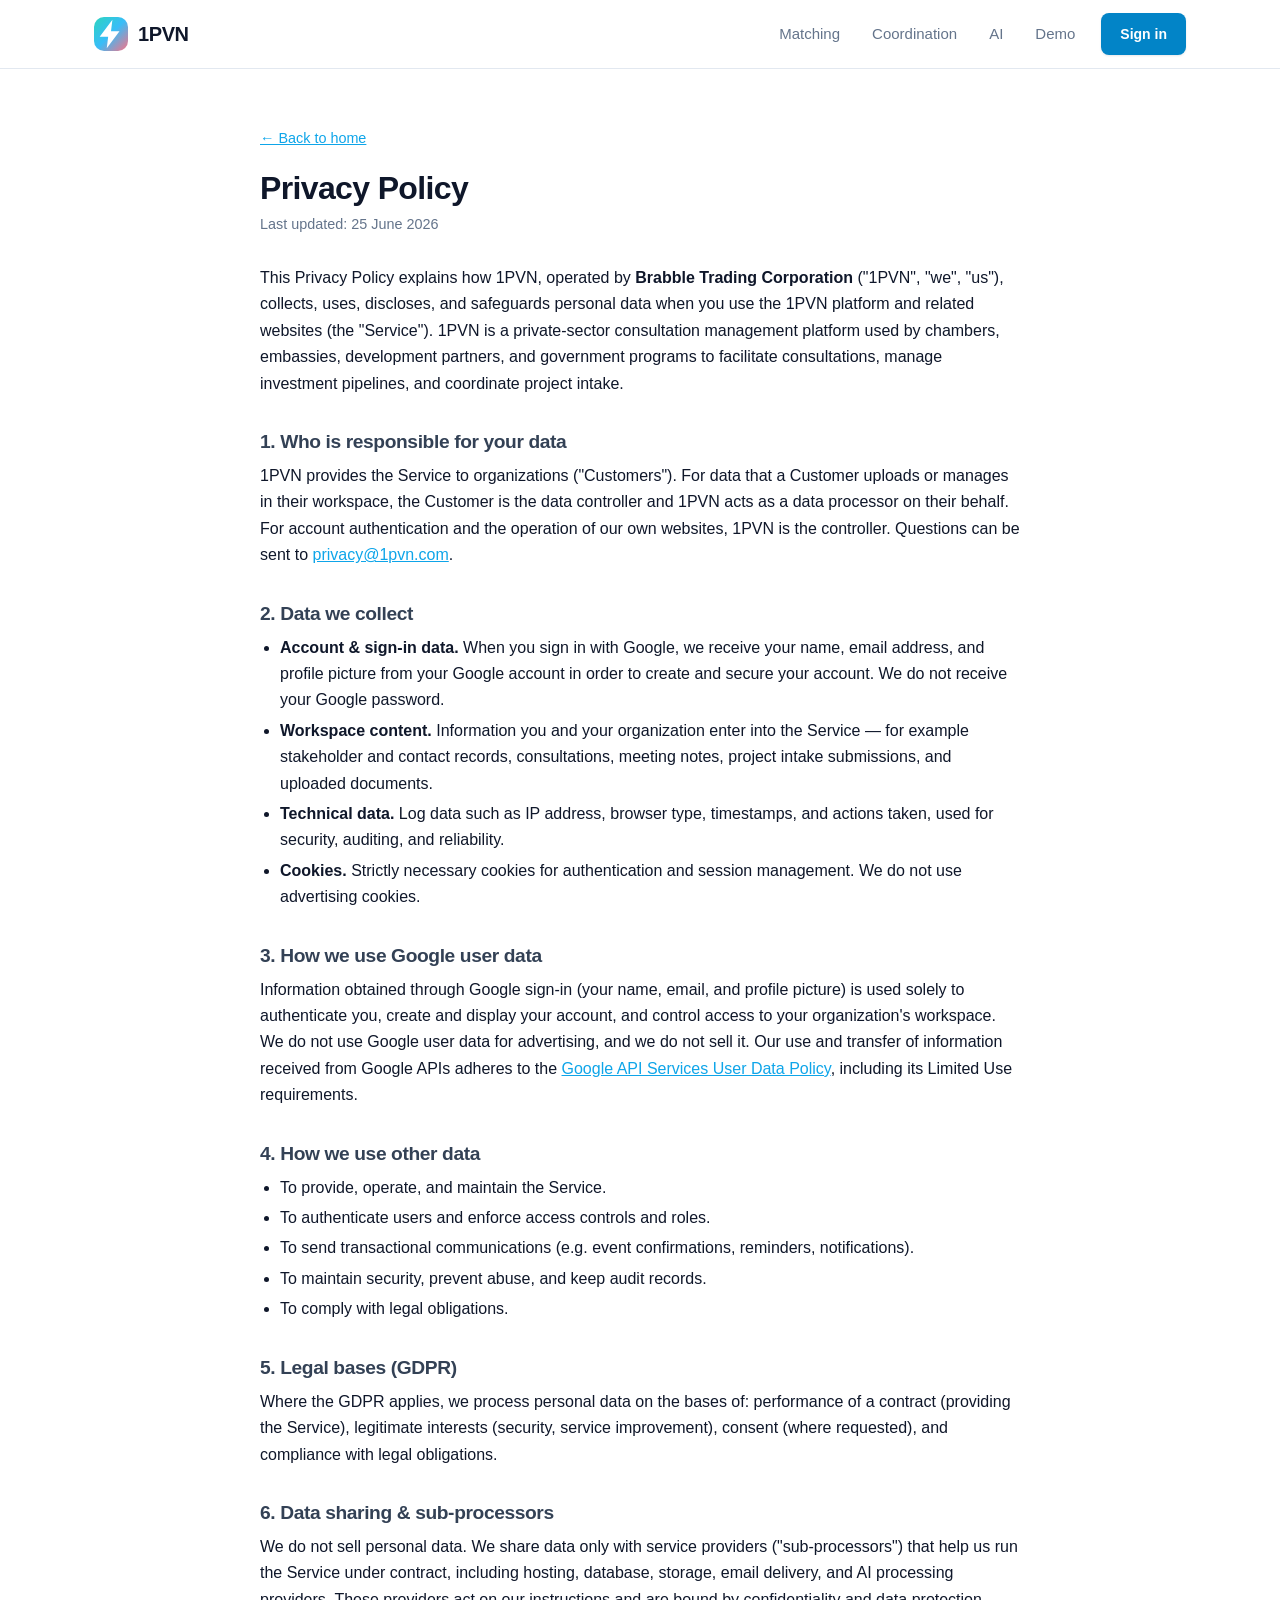
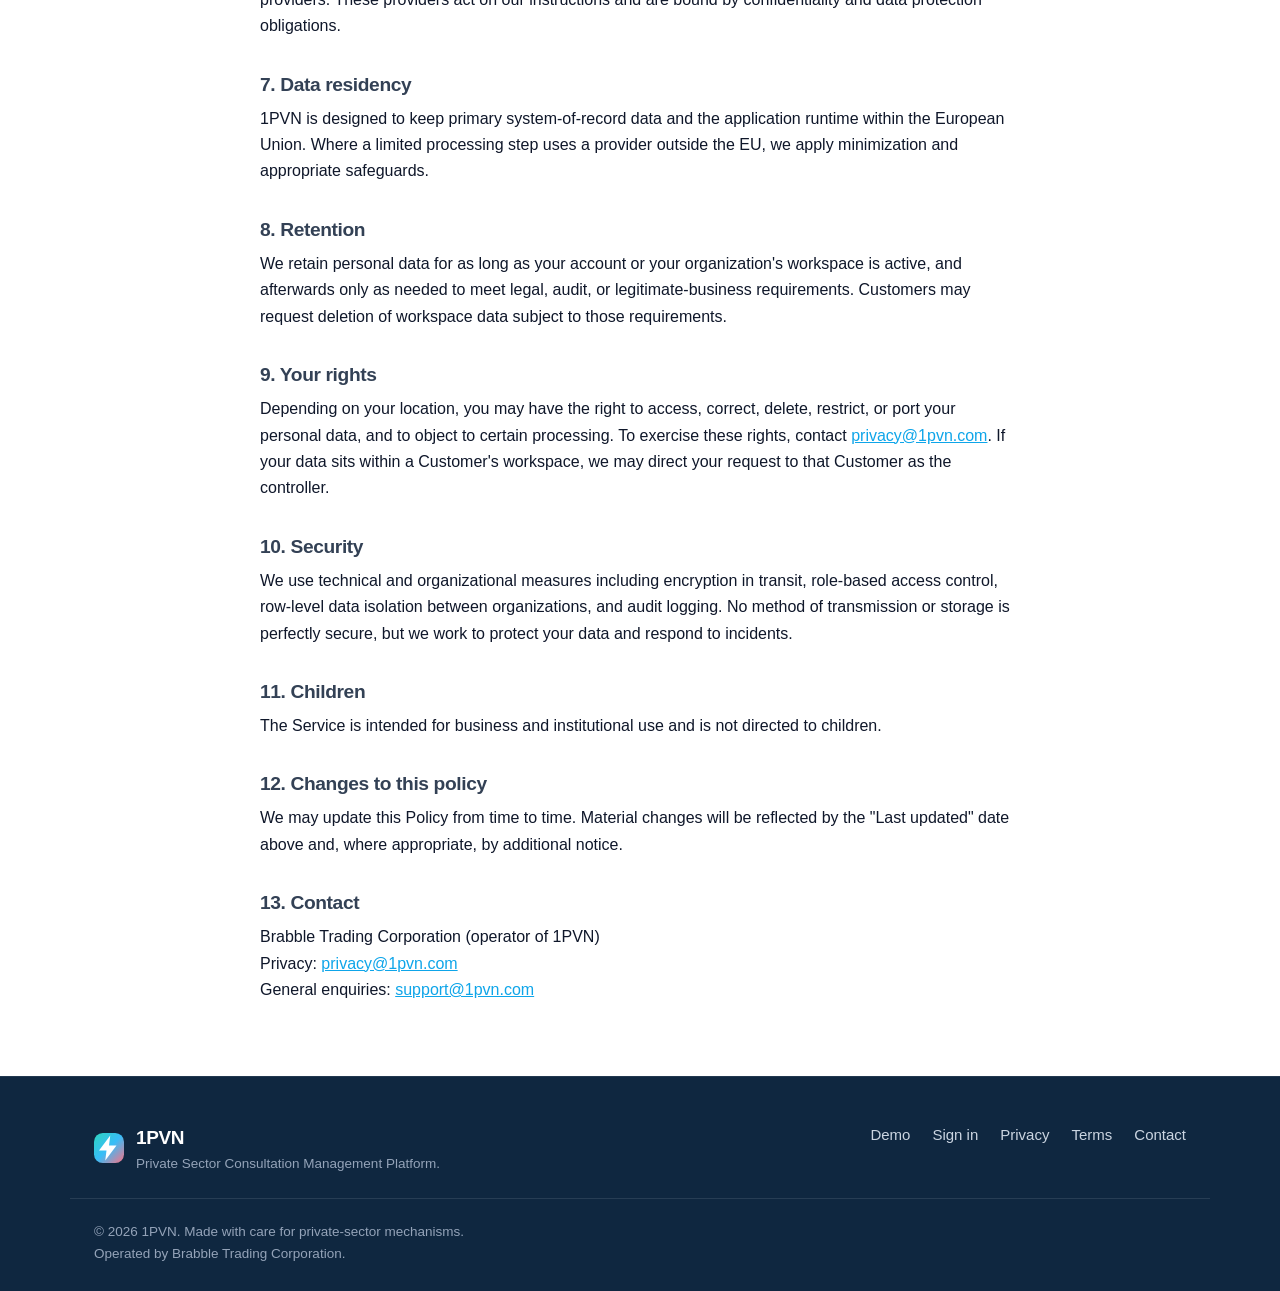
<file: privacy.html>
<!DOCTYPE html>
<html lang="en">
<head>
  <meta charset="UTF-8" />
  <meta name="viewport" content="width=device-width, initial-scale=1.0" />
  <title>Privacy Policy — 1PVN</title>
  <meta name="description" content="How 1PVN collects, uses, and protects personal data, including data accessed through Google sign-in." />
  <meta name="robots" content="index,follow" />
  <link rel="icon" type="image/svg+xml" href="favicon.svg" />
  <link rel="stylesheet" href="styles.css" />
  <style>
    .legal { max-width: 760px; margin: 0 auto; padding: 56px 0 72px; }
    .legal h1 { font-size: 2rem; margin-bottom: 6px; }
    .legal .updated { color: var(--ink-muted); font-size: .9rem; margin-bottom: 28px; }
    .legal h2 { font-size: 1.2rem; margin: 34px 0 10px; color: var(--ink-strong); }
    .legal p, .legal li { color: var(--ink); line-height: 1.65; }
    .legal ul { padding-left: 1.25rem; margin: 8px 0; }
    .legal li { margin: 4px 0; }
    .legal a { color: #0ea5e9; text-decoration: underline; }
    .legal .back { display: inline-block; margin-bottom: 20px; font-size: .9rem; }
  </style>
</head>
<body>
  <a class="skip-link" href="#main">Skip to content</a>

  <!-- ===== Header ===== -->
  <header class="site-header" id="top">
    <div class="container header-inner">
      <a class="brand" href="/" aria-label="1PVN home">
        <span class="brand-mark" aria-hidden="true">
          <svg viewBox="0 0 24 24" width="34" height="34" role="img">
            <defs>
              <linearGradient id="boltGrad" x1="0" y1="0" x2="1" y2="1">
                <stop offset="0%" stop-color="#2dd4bf"/>
                <stop offset="50%" stop-color="#38bdf8"/>
                <stop offset="100%" stop-color="#fb7185"/>
              </linearGradient>
            </defs>
            <rect x="0" y="0" width="24" height="24" rx="7" fill="url(#boltGrad)"/>
            <path d="M13 2 L4 14 h6 l-1 8 9 -12 h-6 z" fill="#ffffff"/>
          </svg>
        </span>
        <span class="brand-name">1PVN</span>
      </a>
      <nav class="site-nav" aria-label="Primary">
        <a href="/#matching">Matching</a>
        <a href="/#channels">Coordination</a>
        <a href="/#ai">AI</a>
        <a href="/#demo">Demo</a>
      </nav>
      <a class="btn btn-primary btn-sm" href="https://app.1pvn.com">Sign in</a>
    </div>
  </header>

  <main id="main">
    <article class="legal container">
      <a class="back" href="/">← Back to home</a>
      <h1>Privacy Policy</h1>
      <p class="updated">Last updated: 25 June 2026</p>

      <p>
        This Privacy Policy explains how 1PVN, operated by <strong>Brabble Trading
        Corporation</strong> ("1PVN", "we", "us"), collects, uses,
        discloses, and safeguards personal data when you use the 1PVN platform and
        related websites (the "Service"). 1PVN is a private-sector consultation
        management platform used by chambers, embassies, development partners, and
        government programs to facilitate consultations, manage investment pipelines,
        and coordinate project intake.
      </p>

      <h2>1. Who is responsible for your data</h2>
      <p>
        1PVN provides the Service to organizations ("Customers"). For data that a
        Customer uploads or manages in their workspace, the Customer is the data
        controller and 1PVN acts as a data processor on their behalf. For account
        authentication and the operation of our own websites, 1PVN is the controller.
        Questions can be sent to <a href="mailto:privacy@1pvn.com">privacy@1pvn.com</a>.
      </p>

      <h2>2. Data we collect</h2>
      <ul>
        <li><strong>Account &amp; sign-in data.</strong> When you sign in with Google,
          we receive your name, email address, and profile picture from your Google
          account in order to create and secure your account. We do not receive your
          Google password.</li>
        <li><strong>Workspace content.</strong> Information you and your organization
          enter into the Service — for example stakeholder and contact records,
          consultations, meeting notes, project intake submissions, and uploaded
          documents.</li>
        <li><strong>Technical data.</strong> Log data such as IP address, browser type,
          timestamps, and actions taken, used for security, auditing, and reliability.</li>
        <li><strong>Cookies.</strong> Strictly necessary cookies for authentication and
          session management. We do not use advertising cookies.</li>
      </ul>

      <h2>3. How we use Google user data</h2>
      <p>
        Information obtained through Google sign-in (your name, email, and profile
        picture) is used solely to authenticate you, create and display your account,
        and control access to your organization's workspace. We do not use Google user
        data for advertising, and we do not sell it. Our use and transfer of information
        received from Google APIs adheres to the
        <a href="https://developers.google.com/terms/api-services-user-data-policy" target="_blank" rel="noopener">Google API Services User Data Policy</a>,
        including its Limited Use requirements.
      </p>

      <h2>4. How we use other data</h2>
      <ul>
        <li>To provide, operate, and maintain the Service.</li>
        <li>To authenticate users and enforce access controls and roles.</li>
        <li>To send transactional communications (e.g. event confirmations, reminders, notifications).</li>
        <li>To maintain security, prevent abuse, and keep audit records.</li>
        <li>To comply with legal obligations.</li>
      </ul>

      <h2>5. Legal bases (GDPR)</h2>
      <p>
        Where the GDPR applies, we process personal data on the bases of: performance of
        a contract (providing the Service), legitimate interests (security, service
        improvement), consent (where requested), and compliance with legal obligations.
      </p>

      <h2>6. Data sharing &amp; sub-processors</h2>
      <p>
        We do not sell personal data. We share data only with service providers
        ("sub-processors") that help us run the Service under contract, including
        hosting, database, storage, email delivery, and AI processing providers. These
        providers act on our instructions and are bound by confidentiality and data
        protection obligations.
      </p>

      <h2>7. Data residency</h2>
      <p>
        1PVN is designed to keep primary system-of-record data and the application
        runtime within the European Union. Where a limited processing step uses a
        provider outside the EU, we apply minimization and appropriate safeguards.
      </p>

      <h2>8. Retention</h2>
      <p>
        We retain personal data for as long as your account or your organization's
        workspace is active, and afterwards only as needed to meet legal, audit, or
        legitimate-business requirements. Customers may request deletion of workspace
        data subject to those requirements.
      </p>

      <h2>9. Your rights</h2>
      <p>
        Depending on your location, you may have the right to access, correct, delete,
        restrict, or port your personal data, and to object to certain processing. To
        exercise these rights, contact <a href="mailto:privacy@1pvn.com">privacy@1pvn.com</a>.
        If your data sits within a Customer's workspace, we may direct your request to
        that Customer as the controller.
      </p>

      <h2>10. Security</h2>
      <p>
        We use technical and organizational measures including encryption in transit,
        role-based access control, row-level data isolation between organizations, and
        audit logging. No method of transmission or storage is perfectly secure, but we
        work to protect your data and respond to incidents.
      </p>

      <h2>11. Children</h2>
      <p>The Service is intended for business and institutional use and is not directed to children.</p>

      <h2>12. Changes to this policy</h2>
      <p>
        We may update this Policy from time to time. Material changes will be reflected
        by the "Last updated" date above and, where appropriate, by additional notice.
      </p>

      <h2>13. Contact</h2>
      <p>
        Brabble Trading Corporation (operator of 1PVN)<br>
        Privacy: <a href="mailto:privacy@1pvn.com">privacy@1pvn.com</a><br>
        General enquiries: <a href="mailto:support@1pvn.com">support@1pvn.com</a>
      </p>
    </article>
  </main>

  <!-- ===== Footer ===== -->
  <footer class="site-footer">
    <div class="container footer-inner">
      <div class="footer-brand">
        <span class="brand-mark" aria-hidden="true">
          <svg viewBox="0 0 24 24" width="30" height="30" role="img">
            <defs>
              <linearGradient id="boltGradF" x1="0" y1="0" x2="1" y2="1">
                <stop offset="0%" stop-color="#2dd4bf"/>
                <stop offset="50%" stop-color="#38bdf8"/>
                <stop offset="100%" stop-color="#fb7185"/>
              </linearGradient>
            </defs>
            <rect x="0" y="0" width="24" height="24" rx="7" fill="url(#boltGradF)"/>
            <path d="M13 2 L4 14 h6 l-1 8 9 -12 h-6 z" fill="#ffffff"/>
          </svg>
        </span>
        <div>
          <p class="brand-name">1PVN</p>
          <p class="footer-tag">Private Sector Consultation Management Platform.</p>
        </div>
      </div>
      <nav class="footer-links" aria-label="Footer">
        <a href="/#demo">Demo</a>
        <a href="https://app.1pvn.com">Sign in</a>
        <a href="/privacy.html">Privacy</a>
        <a href="/terms.html">Terms</a>
        <a href="mailto:support@1pvn.com">Contact</a>
      </nav>
    </div>
    <div class="container footer-bottom">
      <p>&copy; <span id="year">2026</span> 1PVN. Made with care for private-sector mechanisms.<br>Operated by <a href="https://brabbletc.com">Brabble Trading Corporation</a>.</p>
    </div>
  </footer>

  <script>
    document.getElementById('year').textContent = new Date().getFullYear();
  </script>
</body>
</html>
</file>
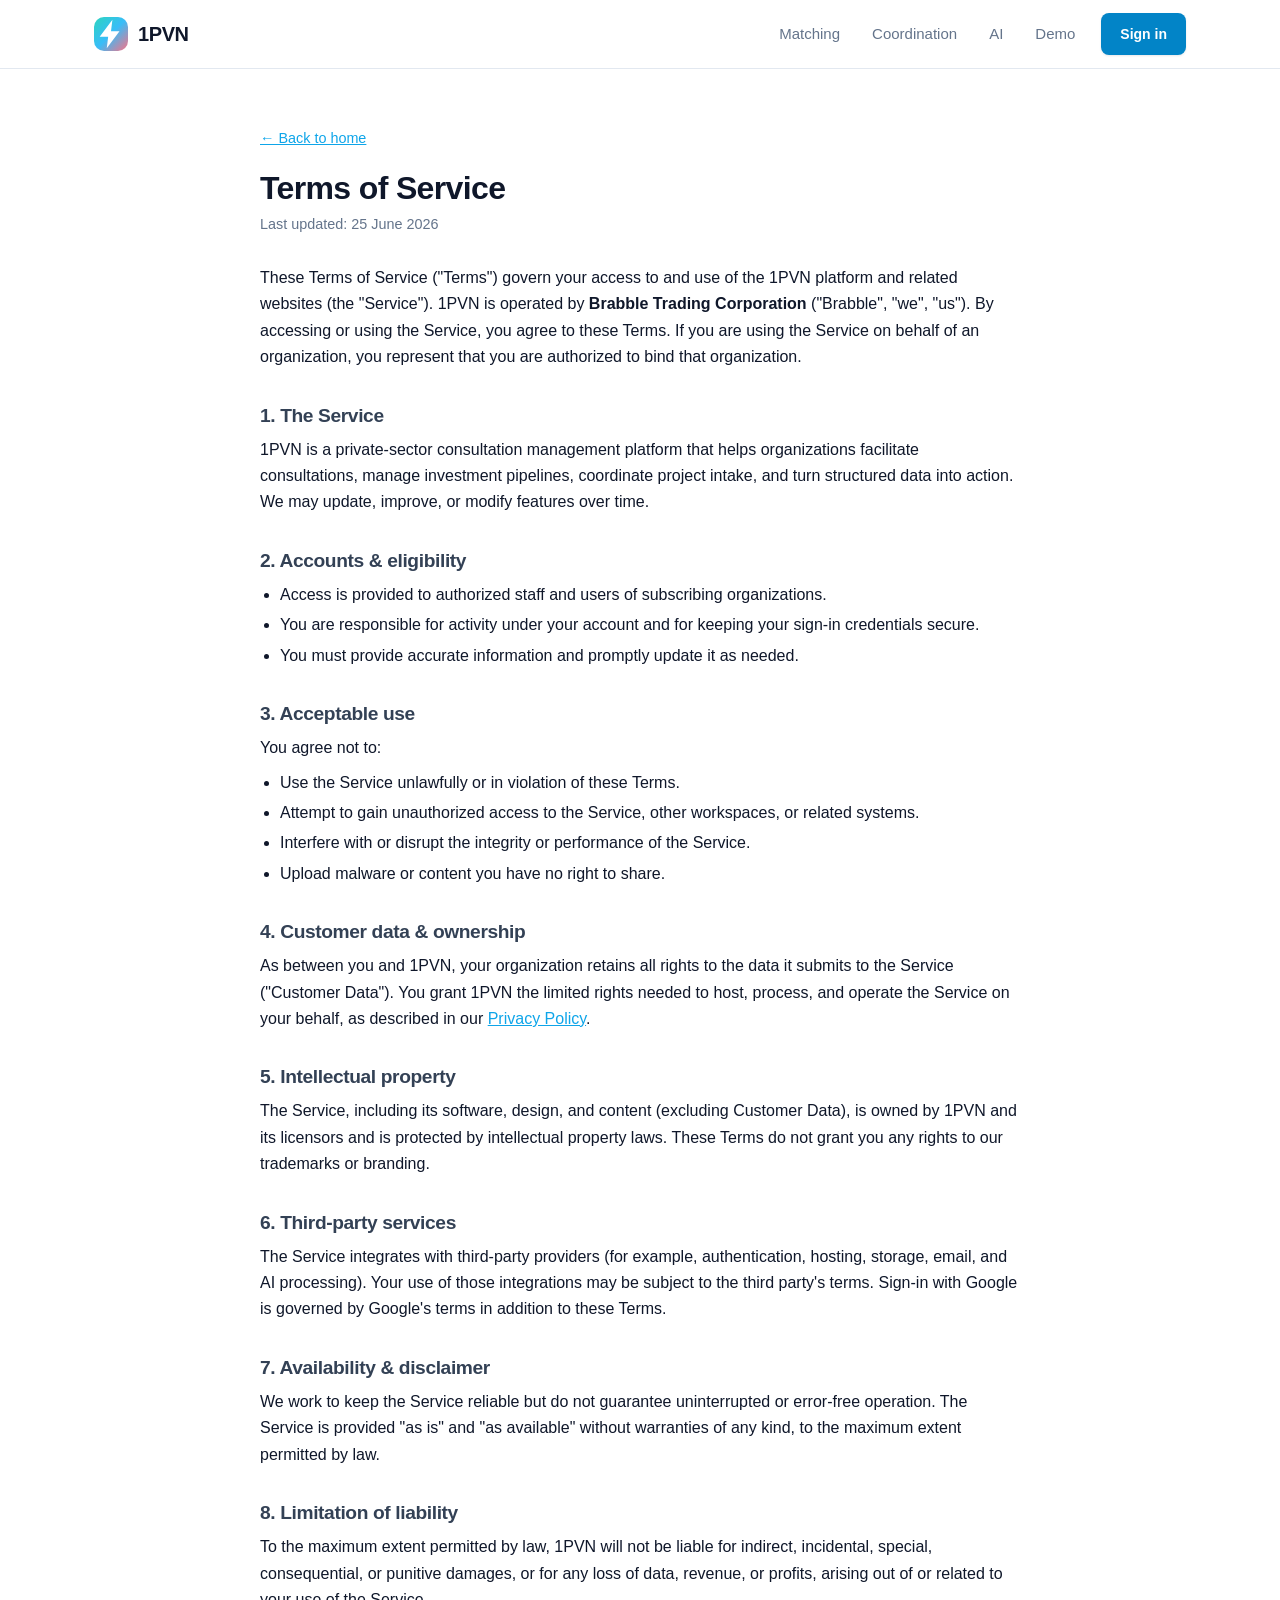
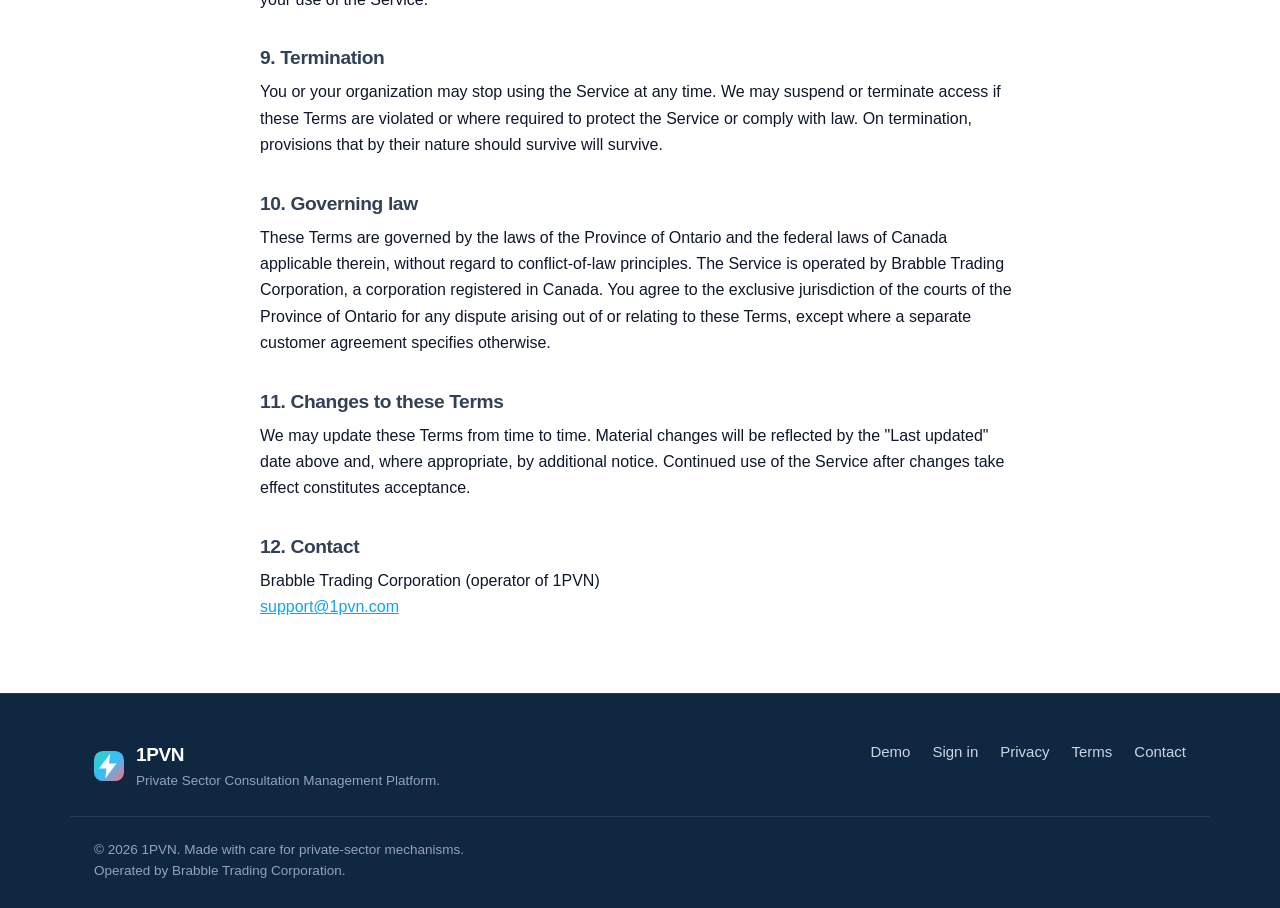
<file: terms.html>
<!DOCTYPE html>
<html lang="en">
<head>
  <meta charset="UTF-8" />
  <meta name="viewport" content="width=device-width, initial-scale=1.0" />
  <title>Terms of Service — 1PVN</title>
  <meta name="description" content="The terms that govern your use of the 1PVN platform and websites." />
  <meta name="robots" content="index,follow" />
  <link rel="icon" type="image/svg+xml" href="favicon.svg" />
  <link rel="stylesheet" href="styles.css" />
  <style>
    .legal { max-width: 760px; margin: 0 auto; padding: 56px 0 72px; }
    .legal h1 { font-size: 2rem; margin-bottom: 6px; }
    .legal .updated { color: var(--ink-muted); font-size: .9rem; margin-bottom: 28px; }
    .legal h2 { font-size: 1.2rem; margin: 34px 0 10px; color: var(--ink-strong); }
    .legal p, .legal li { color: var(--ink); line-height: 1.65; }
    .legal ul { padding-left: 1.25rem; margin: 8px 0; }
    .legal li { margin: 4px 0; }
    .legal a { color: #0ea5e9; text-decoration: underline; }
    .legal .back { display: inline-block; margin-bottom: 20px; font-size: .9rem; }
  </style>
</head>
<body>
  <a class="skip-link" href="#main">Skip to content</a>

  <!-- ===== Header ===== -->
  <header class="site-header" id="top">
    <div class="container header-inner">
      <a class="brand" href="/" aria-label="1PVN home">
        <span class="brand-mark" aria-hidden="true">
          <svg viewBox="0 0 24 24" width="34" height="34" role="img">
            <defs>
              <linearGradient id="boltGrad" x1="0" y1="0" x2="1" y2="1">
                <stop offset="0%" stop-color="#2dd4bf"/>
                <stop offset="50%" stop-color="#38bdf8"/>
                <stop offset="100%" stop-color="#fb7185"/>
              </linearGradient>
            </defs>
            <rect x="0" y="0" width="24" height="24" rx="7" fill="url(#boltGrad)"/>
            <path d="M13 2 L4 14 h6 l-1 8 9 -12 h-6 z" fill="#ffffff"/>
          </svg>
        </span>
        <span class="brand-name">1PVN</span>
      </a>
      <nav class="site-nav" aria-label="Primary">
        <a href="/#matching">Matching</a>
        <a href="/#channels">Coordination</a>
        <a href="/#ai">AI</a>
        <a href="/#demo">Demo</a>
      </nav>
      <a class="btn btn-primary btn-sm" href="https://app.1pvn.com">Sign in</a>
    </div>
  </header>

  <main id="main">
    <article class="legal container">
      <a class="back" href="/">← Back to home</a>
      <h1>Terms of Service</h1>
      <p class="updated">Last updated: 25 June 2026</p>

      <p>
        These Terms of Service ("Terms") govern your access to and use of the 1PVN
        platform and related websites (the "Service"). 1PVN is operated by
        <strong>Brabble Trading Corporation</strong> ("Brabble", "we", "us"). By
        accessing or using the Service, you agree to these Terms. If you are using the
        Service on behalf of an organization, you represent that you are authorized to
        bind that organization.
      </p>

      <h2>1. The Service</h2>
      <p>
        1PVN is a private-sector consultation management platform that helps
        organizations facilitate consultations, manage investment pipelines, coordinate
        project intake, and turn structured data into action. We may update, improve, or
        modify features over time.
      </p>

      <h2>2. Accounts &amp; eligibility</h2>
      <ul>
        <li>Access is provided to authorized staff and users of subscribing organizations.</li>
        <li>You are responsible for activity under your account and for keeping your sign-in credentials secure.</li>
        <li>You must provide accurate information and promptly update it as needed.</li>
      </ul>

      <h2>3. Acceptable use</h2>
      <p>You agree not to:</p>
      <ul>
        <li>Use the Service unlawfully or in violation of these Terms.</li>
        <li>Attempt to gain unauthorized access to the Service, other workspaces, or related systems.</li>
        <li>Interfere with or disrupt the integrity or performance of the Service.</li>
        <li>Upload malware or content you have no right to share.</li>
      </ul>

      <h2>4. Customer data &amp; ownership</h2>
      <p>
        As between you and 1PVN, your organization retains all rights to the data it
        submits to the Service ("Customer Data"). You grant 1PVN the limited rights
        needed to host, process, and operate the Service on your behalf, as described in
        our <a href="/privacy.html">Privacy Policy</a>.
      </p>

      <h2>5. Intellectual property</h2>
      <p>
        The Service, including its software, design, and content (excluding Customer
        Data), is owned by 1PVN and its licensors and is protected by intellectual
        property laws. These Terms do not grant you any rights to our trademarks or
        branding.
      </p>

      <h2>6. Third-party services</h2>
      <p>
        The Service integrates with third-party providers (for example, authentication,
        hosting, storage, email, and AI processing). Your use of those integrations may
        be subject to the third party's terms. Sign-in with Google is governed by
        Google's terms in addition to these Terms.
      </p>

      <h2>7. Availability &amp; disclaimer</h2>
      <p>
        We work to keep the Service reliable but do not guarantee uninterrupted or
        error-free operation. The Service is provided "as is" and "as available" without
        warranties of any kind, to the maximum extent permitted by law.
      </p>

      <h2>8. Limitation of liability</h2>
      <p>
        To the maximum extent permitted by law, 1PVN will not be liable for indirect,
        incidental, special, consequential, or punitive damages, or for any loss of data,
        revenue, or profits, arising out of or related to your use of the Service.
      </p>

      <h2>9. Termination</h2>
      <p>
        You or your organization may stop using the Service at any time. We may suspend
        or terminate access if these Terms are violated or where required to protect the
        Service or comply with law. On termination, provisions that by their nature
        should survive will survive.
      </p>

      <h2>10. Governing law</h2>
      <p>
        These Terms are governed by the laws of the Province of Ontario and the federal
        laws of Canada applicable therein, without regard to conflict-of-law principles.
        The Service is operated by Brabble Trading Corporation, a corporation registered
        in Canada. You agree to the exclusive jurisdiction of the courts of the Province
        of Ontario for any dispute arising out of or relating to these Terms, except
        where a separate customer agreement specifies otherwise.
      </p>

      <h2>11. Changes to these Terms</h2>
      <p>
        We may update these Terms from time to time. Material changes will be reflected
        by the "Last updated" date above and, where appropriate, by additional notice.
        Continued use of the Service after changes take effect constitutes acceptance.
      </p>

      <h2>12. Contact</h2>
      <p>
        Brabble Trading Corporation (operator of 1PVN)<br>
        <a href="mailto:support@1pvn.com">support@1pvn.com</a>
      </p>
    </article>
  </main>

  <!-- ===== Footer ===== -->
  <footer class="site-footer">
    <div class="container footer-inner">
      <div class="footer-brand">
        <span class="brand-mark" aria-hidden="true">
          <svg viewBox="0 0 24 24" width="30" height="30" role="img">
            <defs>
              <linearGradient id="boltGradF" x1="0" y1="0" x2="1" y2="1">
                <stop offset="0%" stop-color="#2dd4bf"/>
                <stop offset="50%" stop-color="#38bdf8"/>
                <stop offset="100%" stop-color="#fb7185"/>
              </linearGradient>
            </defs>
            <rect x="0" y="0" width="24" height="24" rx="7" fill="url(#boltGradF)"/>
            <path d="M13 2 L4 14 h6 l-1 8 9 -12 h-6 z" fill="#ffffff"/>
          </svg>
        </span>
        <div>
          <p class="brand-name">1PVN</p>
          <p class="footer-tag">Private Sector Consultation Management Platform.</p>
        </div>
      </div>
      <nav class="footer-links" aria-label="Footer">
        <a href="/#demo">Demo</a>
        <a href="https://app.1pvn.com">Sign in</a>
        <a href="/privacy.html">Privacy</a>
        <a href="/terms.html">Terms</a>
        <a href="mailto:support@1pvn.com">Contact</a>
      </nav>
    </div>
    <div class="container footer-bottom">
      <p>&copy; <span id="year">2026</span> 1PVN. Made with care for private-sector mechanisms.<br>Operated by <a href="https://brabbletc.com">Brabble Trading Corporation</a>.</p>
    </div>
  </footer>

  <script>
    document.getElementById('year').textContent = new Date().getFullYear();
  </script>
</body>
</html>
</file>
<file: styles.css>
/* ===== 1PVN — corporate design system ===== */

:root {
  /* surfaces */
  --bg: #ffffff;
  --bg-2: #f8fafc;          /* slate-50 */
  --bg-3: #f1f5f9;          /* slate-100 */
  --panel: #ffffff;

  /* ink */
  --ink: #0f172a;           /* slate-900 — headings */
  --ink-body: #334155;      /* slate-700 — body */
  --ink-muted: #64748b;     /* slate-500 */
  --line: #e2e8f0;          /* slate-200 */
  --line-2: #cbd5e1;        /* slate-300 */

  /* brand accent (matches the product UI) */
  --accent: #0284c7;        /* sky-600 */
  --accent-2: #0369a1;      /* sky-700 hover */
  --accent-soft: #e0f2fe;   /* sky-100 */
  --navy: #0f2740;          /* deep header/footer */

  /* subtle, tight shadows */
  --shadow-sm: 0 1px 2px rgba(15, 23, 42, .05), 0 1px 3px rgba(15, 23, 42, .05);
  --shadow: 0 4px 14px rgba(15, 23, 42, .08);
  --shadow-lg: 0 18px 44px rgba(15, 23, 42, .14);

  --r-sm: 8px;
  --r: 12px;
  --r-lg: 16px;

  --maxw: 1140px;
}

* { box-sizing: border-box; }

html { scroll-behavior: smooth; }

body {
  margin: 0;
  font-family: -apple-system, BlinkMacSystemFont, "Segoe UI", Roboto,
    "Helvetica Neue", Arial, sans-serif;
  color: var(--ink-body);
  background: var(--bg);
  line-height: 1.6;
  font-size: 16px;
  -webkit-font-smoothing: antialiased;
}

h1, h2, h3 { color: var(--ink); line-height: 1.15; margin: 0; letter-spacing: -0.02em; }
p { margin: 0; }
a { color: inherit; text-decoration: none; }

.container {
  width: 100%;
  max-width: var(--maxw);
  margin: 0 auto;
  padding: 0 24px;
}

.skip-link {
  position: absolute;
  left: -999px;
  top: 0;
  background: var(--ink);
  color: #fff;
  padding: 10px 16px;
  border-radius: 0 0 var(--r-sm) 0;
  z-index: 100;
}
.skip-link:focus { left: 0; }

/* ===== Buttons ===== */
.btn {
  display: inline-flex;
  align-items: center;
  justify-content: center;
  gap: 8px;
  font-weight: 600;
  font-size: 15px;
  padding: 12px 22px;
  border-radius: var(--r-sm);
  border: 1px solid transparent;
  cursor: pointer;
  transition: background .15s ease, border-color .15s ease, color .15s ease, box-shadow .15s ease;
  white-space: nowrap;
}
.btn:focus-visible { outline: 3px solid var(--accent); outline-offset: 2px; }
.btn-sm { padding: 9px 18px; font-size: 14px; }
.btn-block { width: 100%; }

.btn-primary {
  background: var(--accent);
  color: #fff;
  box-shadow: var(--shadow-sm);
}
.btn-primary:hover { background: var(--accent-2); }

.btn-ghost {
  background: var(--panel);
  color: var(--ink);
  border-color: var(--line-2);
}
.btn-ghost:hover { border-color: var(--accent); color: var(--accent); }

.btn-light {
  background: #fff;
  color: var(--ink);
  box-shadow: var(--shadow);
}
.btn-light:hover { background: var(--bg-2); }

/* ===== Header ===== */
.site-header {
  position: sticky;
  top: 0;
  z-index: 50;
  background: rgba(255, 255, 255, 0.86);
  backdrop-filter: saturate(140%) blur(10px);
  border-bottom: 1px solid var(--line);
}
.header-inner {
  display: flex;
  align-items: center;
  gap: 18px;
  padding-top: 13px;
  padding-bottom: 13px;
}
.brand { display: inline-flex; align-items: center; gap: 10px; }
.brand-mark { display: inline-flex; }
.brand-name { font-weight: 800; font-size: 20px; letter-spacing: -0.02em; color: var(--ink); }

.site-nav {
  display: flex;
  gap: 28px;
  margin-left: auto;
  font-weight: 500;
  font-size: 15px;
  color: var(--ink-muted);
}
.site-nav a { padding: 6px 2px; }
.site-nav a:hover { color: var(--ink); }
.header-inner > .btn-primary { margin-left: 6px; }

/* ===== Hero ===== */
.hero {
  position: relative;
  overflow: hidden;
  background: linear-gradient(180deg, var(--bg) 0%, var(--bg-2) 100%);
  border-bottom: 1px solid var(--line);
  padding: 88px 0 76px;
}
.hero-inner { position: relative; z-index: 1; max-width: 820px; text-align: center; margin: 0 auto; }

.eyebrow {
  display: inline-block;
  text-transform: uppercase;
  letter-spacing: 0.14em;
  font-weight: 700;
  font-size: 12.5px;
  color: var(--accent);
  margin-bottom: 18px;
}
.hero h1 {
  font-size: clamp(2.2rem, 5.4vw, 3.4rem);
  font-weight: 800;
  margin-bottom: 20px;
}
.grad-text { color: var(--accent); }
.lead {
  font-size: clamp(1.02rem, 2vw, 1.2rem);
  color: var(--ink-muted);
  max-width: 680px;
  margin: 0 auto 30px;
}
.hero-cta { display: flex; gap: 12px; justify-content: center; flex-wrap: wrap; }
.hero-note { margin-top: 22px; color: var(--ink-muted); font-size: 13.5px; font-weight: 500; }

/* ===== Sections ===== */
.section { padding: 78px 0; }
.section-tint { background: var(--bg-2); border-top: 1px solid var(--line); border-bottom: 1px solid var(--line); }
.section-head { max-width: 720px; margin: 0 auto 44px; text-align: center; }
.section-head h2 {
  font-size: clamp(1.7rem, 3.6vw, 2.3rem);
  font-weight: 800;
  margin: 8px 0 12px;
}
.section-sub { color: var(--ink-muted); font-size: 1.06rem; }

/* ===== Product tour ===== */
.tour-window {
  max-width: 1000px;
  margin: 0 auto;
  border: 1px solid var(--line);
  border-radius: var(--r-lg);
  overflow: hidden;
  box-shadow: var(--shadow-lg);
  background: #fff;
}
.tour-bar {
  display: flex;
  align-items: center;
  gap: 8px;
  padding: 11px 16px;
  background: var(--bg-3);
  border-bottom: 1px solid var(--line);
}
.tour-bar .dot { width: 11px; height: 11px; border-radius: 50%; background: var(--line-2); }
.tour-bar .dot:nth-child(1) { background: #f87171; }
.tour-bar .dot:nth-child(2) { background: #fbbf24; }
.tour-bar .dot:nth-child(3) { background: #34d399; }
.tour-bar .tour-url {
  margin-left: 12px;
  font-size: 12.5px;
  color: var(--ink-muted);
  font-weight: 500;
}
.tour-stage {
  position: relative;
  aspect-ratio: 1400 / 780;
  background: var(--bg-2);
}
.tour-slide {
  position: absolute;
  inset: 0;
  opacity: 0;
  transition: opacity .55s ease;
  pointer-events: none;
}
.tour-slide.on { opacity: 1; pointer-events: auto; }
.tour-slide img {
  width: 100%;
  height: 100%;
  object-fit: cover;
  object-position: top center;
  display: block;
}
.tour-controls {
  display: flex;
  align-items: center;
  justify-content: center;
  gap: 18px;
  max-width: 1000px;
  margin: 20px auto 0;
}
.tour-caption {
  min-width: 0;
  text-align: center;
}
.tour-caption strong { color: var(--ink); font-weight: 700; font-size: 1rem; }
.tour-caption span { display: block; color: var(--ink-muted); font-size: 0.92rem; margin-top: 2px; }
.tour-dots { display: flex; gap: 8px; justify-content: center; }
.tour-dot {
  width: 9px; height: 9px;
  border-radius: 50%;
  border: none;
  padding: 0;
  background: var(--line-2);
  cursor: pointer;
  transition: background .15s ease, transform .15s ease;
}
.tour-dot.on { background: var(--accent); transform: scale(1.25); }
.tour-arrow {
  width: 40px; height: 40px;
  flex-shrink: 0;
  border-radius: 50%;
  border: 1px solid var(--line-2);
  background: #fff;
  color: var(--ink);
  font-size: 18px;
  cursor: pointer;
  display: grid;
  place-items: center;
  transition: border-color .15s ease, color .15s ease;
}
.tour-arrow:hover { border-color: var(--accent); color: var(--accent); }
.tour-meta {
  display: flex;
  flex-direction: column;
  align-items: center;
  gap: 12px;
  flex: 1;
}

/* ===== Feature card grid ===== */
.card-grid {
  display: grid;
  grid-template-columns: repeat(2, 1fr);
  gap: 20px;
}
.card-grid.cols-3 { grid-template-columns: repeat(3, 1fr); }
.feature-card {
  background: var(--panel);
  border: 1px solid var(--line);
  border-radius: var(--r);
  padding: 26px 24px;
  box-shadow: var(--shadow-sm);
  transition: border-color .18s ease, box-shadow .2s ease;
}
.feature-card:hover { border-color: var(--line-2); box-shadow: var(--shadow); }
.feature-card h3 { font-size: 1.1rem; font-weight: 700; margin: 4px 0 10px; letter-spacing: -0.01em; }
.feature-card p { color: var(--ink-muted); font-size: 0.96rem; }
.feature-card ul {
  list-style: none;
  margin: 12px 0 0;
  padding: 0;
}
.feature-card ul li {
  position: relative;
  padding: 6px 0 6px 20px;
  font-size: 0.94rem;
  color: var(--ink-body);
  border-top: 1px solid var(--line);
}
.feature-card ul li:first-child { border-top: none; }
.feature-card ul li::before {
  content: "";
  position: absolute;
  left: 2px;
  top: 13px;
  width: 6px; height: 6px;
  border-radius: 50%;
  background: var(--accent);
}
.feature-kicker {
  display: inline-block;
  text-transform: uppercase;
  letter-spacing: 0.1em;
  font-size: 11.5px;
  font-weight: 700;
  color: var(--accent);
}

/* ===== Residency strip ===== */
.residency { padding: 40px 0; background: var(--bg); }
.residency-inner {
  display: flex;
  align-items: center;
  gap: 16px;
  justify-content: center;
  text-align: left;
  background: var(--bg-2);
  border: 1px solid var(--line);
  border-radius: var(--r);
  padding: 22px 28px;
  max-width: 860px;
  margin: 0 auto;
}
.residency-icon { font-size: 26px; }
.residency p { color: var(--ink-muted); font-size: 0.98rem; }
.residency strong { color: var(--ink); }
.region-pill {
  display: inline-block;
  background: var(--accent-soft);
  color: var(--accent-2);
  font-weight: 700;
  font-size: 12.5px;
  padding: 3px 11px;
  border-radius: 999px;
  margin: 0 2px;
}

/* ===== CTA band ===== */
.cta-band {
  padding: 72px 0;
  background: var(--navy);
}
.cta-inner { text-align: center; color: #fff; max-width: 660px; margin: 0 auto; }
.cta-inner h2 { color: #fff; font-size: clamp(1.6rem, 3.6vw, 2.2rem); font-weight: 800; }
.cta-inner p { color: rgba(255,255,255,.82); font-size: 1.06rem; margin: 12px 0 26px; }

/* ===== Footer ===== */
.site-footer { background: var(--navy); color: #cbd5e1; padding: 46px 0 26px; border-top: 1px solid rgba(255,255,255,.08); }
.footer-inner {
  display: flex;
  justify-content: space-between;
  align-items: flex-start;
  gap: 28px;
  flex-wrap: wrap;
  padding-bottom: 24px;
  border-bottom: 1px solid rgba(255,255,255,.1);
}
.footer-brand { display: flex; gap: 12px; align-items: center; }
.footer-brand .brand-name { color: #fff; font-size: 19px; }
.footer-tag { font-size: 13.5px; color: #94a3b8; }
.footer-links { display: flex; gap: 22px; flex-wrap: wrap; font-weight: 500; font-size: 15px; }
.footer-links a { color: #cbd5e1; }
.footer-links a:hover { color: #fff; }
.footer-bottom { padding-top: 22px; font-size: 13.5px; color: #94a3b8; }

/* ===== Demo Version cards ===== */
.demo-card {
  display: block;
  text-decoration: none;
  color: inherit;
}
.demo-card h3 {
  display: flex;
  align-items: center;
  justify-content: space-between;
  gap: 8px;
  font-size: 1.02rem;
}
.demo-arrow {
  color: var(--accent);
  font-weight: 800;
  transition: transform .18s ease;
}
.demo-card:hover .demo-arrow { transform: translateX(4px); }
.demo-note {
  margin-top: 26px;
  text-align: center;
  color: var(--ink-muted);
  font-size: 0.92rem;
}

/* ===== Responsive ===== */
@media (max-width: 900px) {
  .card-grid, .card-grid.cols-3 { grid-template-columns: 1fr 1fr; }
}
@media (max-width: 640px) {
  .site-nav { display: none; }
  .section { padding: 56px 0; }
  .hero { padding: 64px 0 56px; }
  .card-grid, .card-grid.cols-3 { grid-template-columns: 1fr; }
  .residency-inner { flex-direction: column; text-align: center; }
  .footer-inner { flex-direction: column; }
  .tour-controls { gap: 10px; }
  .tour-arrow { width: 36px; height: 36px; }
}

/* ===== Motion preference ===== */
@media (prefers-reduced-motion: reduce) {
  html { scroll-behavior: auto; }
  .tour-slide { transition: none; }
}
</file>
